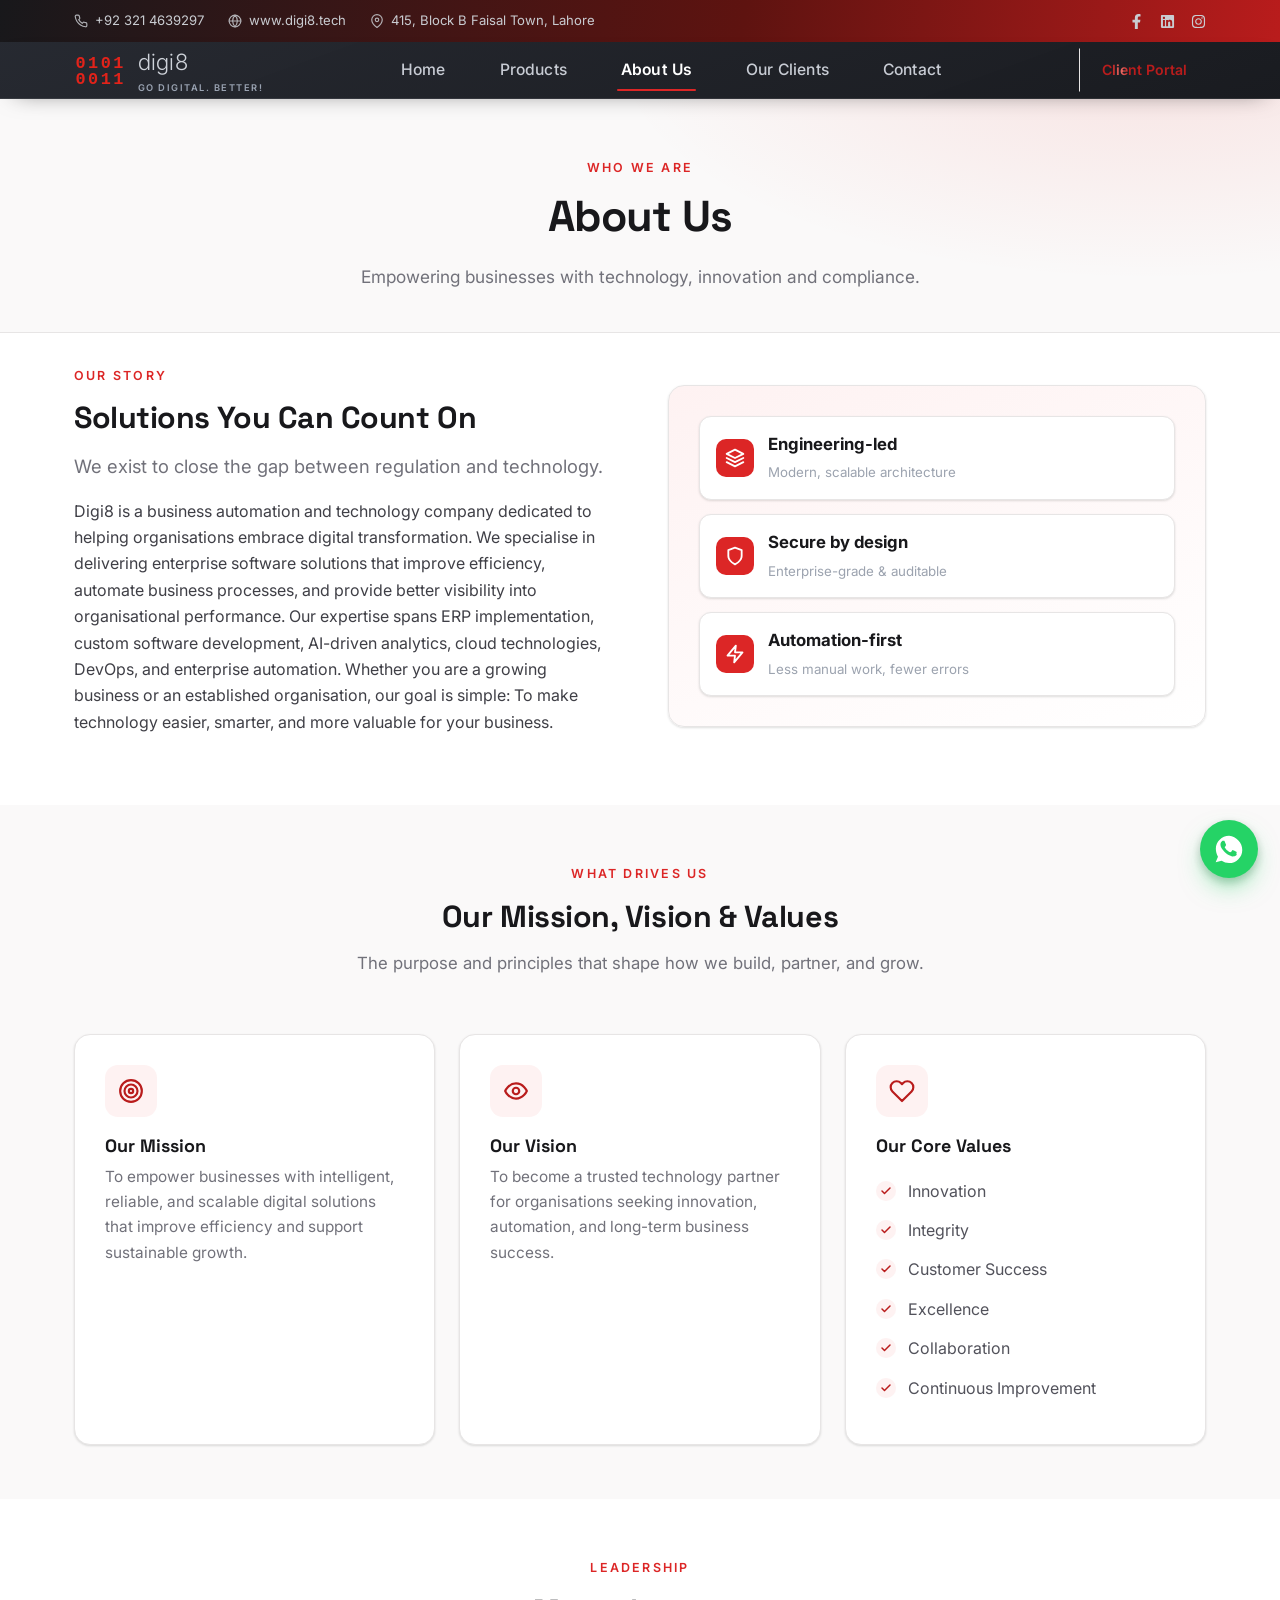
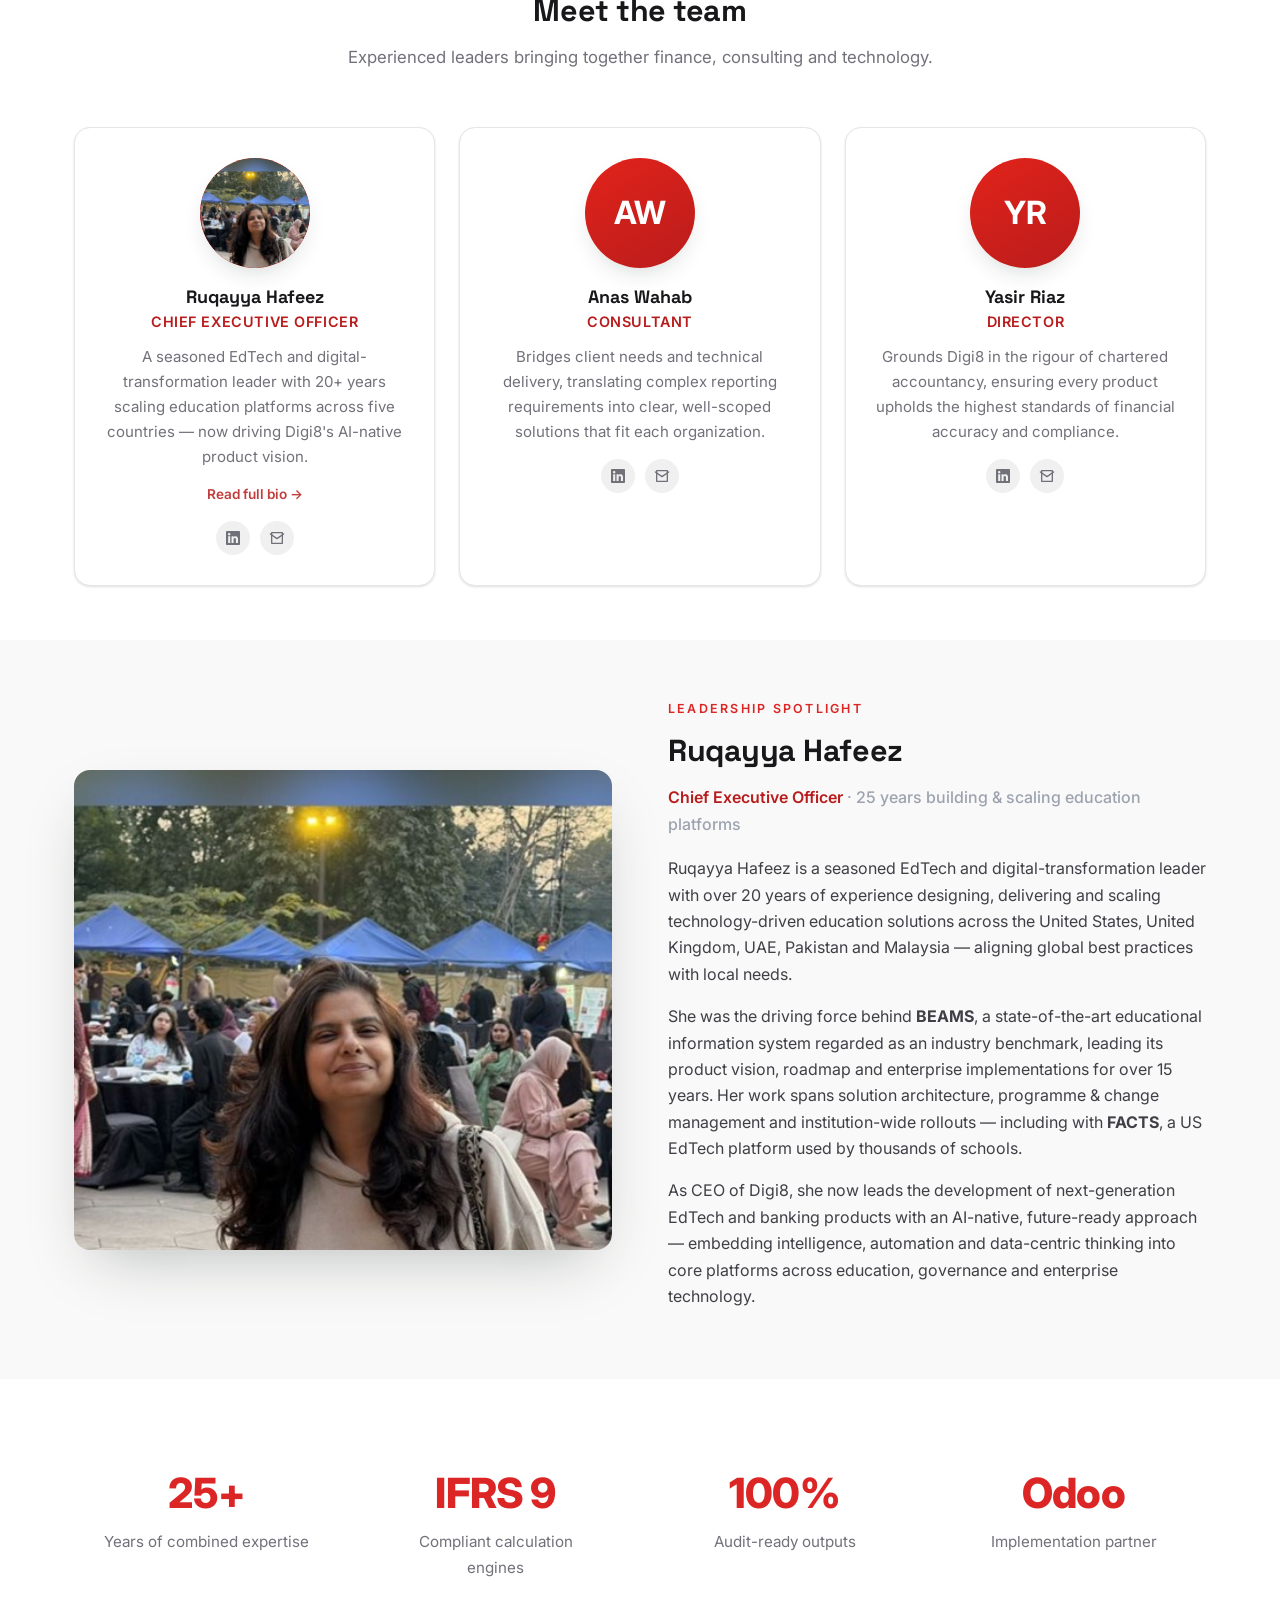
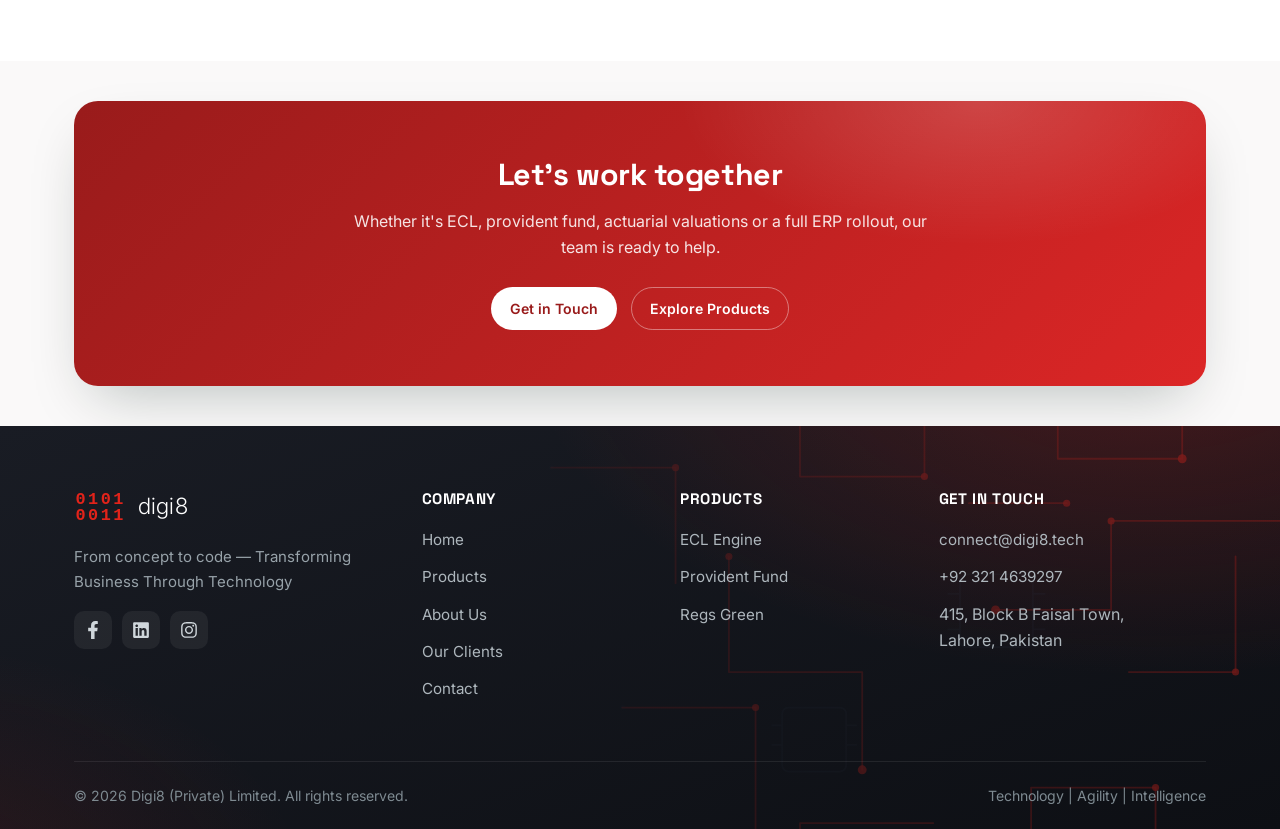
<file: about/index.html>
﻿<!doctype html>
<html lang="en">
<head>
  <meta charset="UTF-8" />
  <link rel="icon" type="image/svg+xml" href="/assets/img/favicon.svg" />
  <meta name="viewport" content="width=device-width, initial-scale=1" />
  <title>About Us — Digi8 | Technology, Innovation &amp; Compliance</title>
  <meta name="description" content="Digi8 is the technology arm of Yasir & Co. Chartered Accountants. Meet our leadership — Ruqayya Hafeez (CEO), Anas Wahab (Consultant) and Yasir Riaz (Director)." />
  <link rel="preconnect" href="https://fonts.googleapis.com" />
  <link rel="preconnect" href="https://fonts.gstatic.com" crossorigin />
  <link rel="stylesheet" href="https://fonts.googleapis.com/css2?family=Inter:wght@300;400;500;600;700&family=Space+Grotesk:wght@500;600;700&display=swap" />
  <link rel="stylesheet" href="/assets/css/styles.css?v=93" />
</head>
<body>

  <div class="topbar">
    <div class="container topbar__inner">
      <div class="topbar__left">
        <a class="topbar__phone" href="tel:+923214639297"><svg viewBox="0 0 24 24" fill="none" stroke="currentColor" stroke-width="2" stroke-linecap="round" stroke-linejoin="round"><path d="M22 16.92v3a2 2 0 0 1-2.18 2 19.79 19.79 0 0 1-8.63-3.07 19.5 19.5 0 0 1-6-6 19.79 19.79 0 0 1-3.07-8.63A2 2 0 0 1 4.11 2h3a2 2 0 0 1 2 1.72c.13.96.36 1.9.7 2.81a2 2 0 0 1-.45 2.11L8.09 9.91a16 16 0 0 0 6 6l1.27-1.27a2 2 0 0 1 2.11-.45c.91.34 1.85.57 2.81.7A2 2 0 0 1 22 16.92z"/></svg>+92 321 4639297</a>
        <a class="topbar__site" href="https://digi8.tech" target="_blank" rel="noopener"><svg viewBox="0 0 24 24" fill="none" stroke="currentColor" stroke-width="2" stroke-linecap="round" stroke-linejoin="round"><circle cx="12" cy="12" r="10"/><path d="M2 12h20"/><path d="M12 2a15.3 15.3 0 0 1 4 10 15.3 15.3 0 0 1-4 10 15.3 15.3 0 0 1-4-10 15.3 15.3 0 0 1 4-10z"/></svg>www.digi8.tech</a>
        <span class="topbar__addr"><svg viewBox="0 0 24 24" fill="none" stroke="currentColor" stroke-width="2" stroke-linecap="round" stroke-linejoin="round"><path d="M21 10c0 7-9 13-9 13s-9-6-9-13a9 9 0 0 1 18 0z"/><circle cx="12" cy="10" r="3"/></svg>415, Block B Faisal Town, Lahore</span>
      </div>
      <div class="topbar__social">
        <a href="https://www.facebook.com/p/Digi8-61577698963574/" target="_blank" rel="noopener" aria-label="Facebook"><svg viewBox="0 0 320 512" fill="currentColor"><path d="M279.14 288l14.22-92.66h-88.91v-60.13c0-25.35 12.42-50.06 52.24-50.06h40.42V6.26S260.43 0 225.36 0c-73.22 0-121.08 44.38-121.08 124.72v70.62H22.89V288h81.39v224h100.17V288z"/></svg></a>
        <a href="https://pk.linkedin.com/company/digi8-private-limited" target="_blank" rel="noopener" aria-label="LinkedIn"><svg viewBox="0 0 448 512" fill="currentColor"><path d="M416 32H31.9C14.3 32 0 46.5 0 64.3v383.4C0 465.5 14.3 480 31.9 480H416c17.6 0 32-14.5 32-32.3V64.3c0-17.8-14.4-32.3-32-32.3zM135.4 416H69V202.2h66.5V416zm-33.2-243c-21.3 0-38.5-17.3-38.5-38.5S80.9 96 102.2 96c21.2 0 38.5 17.3 38.5 38.5 0 21.3-17.2 38.5-38.5 38.5zm282.1 243h-66.4V312c0-24.8-.5-56.7-34.5-56.7-34.6 0-39.9 27-39.9 54.9V416h-66.4V202.2h63.7v29.2h.9c8.9-16.8 30.6-34.5 62.9-34.5 67.2 0 79.7 44.3 79.7 101.9V416z"/></svg></a>
        <a href="https://www.instagram.com/digi8.tech" target="_blank" rel="noopener" aria-label="Instagram"><svg viewBox="0 0 448 512" fill="currentColor"><path d="M224.1 141c-63.6 0-114.9 51.3-114.9 114.9s51.3 114.9 114.9 114.9S339 319.5 339 255.9 287.7 141 224.1 141zm0 189.6c-41.1 0-74.7-33.5-74.7-74.7s33.5-74.7 74.7-74.7 74.7 33.5 74.7 74.7-33.6 74.7-74.7 74.7zm146.4-194.3c0 14.9-12 26.8-26.8 26.8-14.9 0-26.8-12-26.8-26.8s12-26.8 26.8-26.8 26.8 12 26.8 26.8zm76.1 27.2c-1.7-35.9-9.9-67.7-36.2-93.9-26.2-26.2-58-34.4-93.9-36.2-37-2.1-147.9-2.1-184.9 0-35.8 1.7-67.6 9.9-93.9 36.1s-34.4 58-36.2 93.9c-2.1 37-2.1 147.9 0 184.9 1.7 35.9 9.9 67.7 36.2 93.9s58 34.4 93.9 36.2c37 2.1 147.9 2.1 184.9 0 35.9-1.7 67.7-9.9 93.9-36.2 26.2-26.2 34.4-58 36.2-93.9 2.1-37 2.1-147.8 0-184.8zM398.8 388c-7.8 19.6-22.9 34.7-42.6 42.6-29.5 11.7-99.5 9-132.1 9s-102.7 2.6-132.1-9c-19.6-7.8-34.7-22.9-42.6-42.6-11.7-29.5-9-99.5-9-132.1s-2.6-102.7 9-132.1c7.8-19.6 22.9-34.7 42.6-42.6 29.5-11.7 99.5-9 132.1-9s102.7-2.6 132.1 9c19.6 7.8 34.7 22.9 42.6 42.6 11.7 29.5 9 99.5 9 132.1s2.7 102.7-9 132.1z"/></svg></a>
      </div>
    </div>
  </div>
  <header class="site-header">
    <div class="container site-header__inner">
      <a class="brand" href="/index.html" aria-label="Digi8 home">
        <img class="brand__mark" src="/assets/img/digi8-binary.svg" alt="" width="66" height="40" />
        <span class="brand__name"><span class="brand-shine">digi8</span><small>Go Digital. Better!</small></span>
      </a>
      <nav class="nav" id="primary-nav" aria-label="Primary">
        <a href="/index.html">Home</a>
        <a href="/products/index.html">Products</a>
        <a href="/about/index.html" class="is-active" aria-current="page">About Us</a>
        <a href="/clients/index.html">Our Clients</a>
        <a href="/contact/index.html">Contact</a>
      </nav>
      <div class="header-cta">
        <a class="btn btn-primary btn-portal" href="/odoo/#odoo-form-section"><span class="btn-shine">Client Portal</span></a>
        <button class="nav-toggle" type="button" aria-controls="primary-nav" aria-expanded="false" aria-label="Toggle menu"><span></span></button>
      </div>
    </div>
  </header>

  <!-- Page title -->
  <section class="page-hero">
    <div class="container">
      <span class="eyebrow">Who We Are</span>
      <h1>About Us</h1>
      <p>Empowering businesses with technology, innovation and compliance.</p>
    </div>
  </section>

  <!-- Story -->
  <section class="section section--flush-top">
    <div class="container split">
      <div class="reveal">
        <span class="eyebrow">Our Story</span>
        <h2>Solutions You Can Count On</h2>
        <p class="lead">We exist to close the gap between regulation and technology.</p>
        <p>Digi8 is a business automation and technology company dedicated to helping organisations embrace digital transformation. We specialise in delivering enterprise software solutions that improve efficiency, automate business processes, and provide better visibility into organisational performance.
Our expertise spans ERP implementation, custom software development, AI-driven analytics, cloud technologies, DevOps, and enterprise automation.
Whether you are a growing business or an established organisation, our goal is simple:
To make technology easier, smarter, and more valuable for your business.
</p>
      </div>
      <div class="split__media reveal" aria-hidden="true">
        <div class="metric-row"><span class="dot">
          <svg width="20" height="20" viewBox="0 0 24 24" fill="none" stroke="currentColor" stroke-width="2.2" stroke-linecap="round" stroke-linejoin="round"><path d="M12 2 2 7l10 5 10-5-10-5z"/><path d="m2 17 10 5 10-5"/><path d="m2 12 10 5 10-5"/></svg>
        </span><div><b>Engineering-led</b><small>Modern, scalable architecture</small></div></div>
        <div class="metric-row"><span class="dot">
          <svg width="20" height="20" viewBox="0 0 24 24" fill="none" stroke="currentColor" stroke-width="2.2" stroke-linecap="round" stroke-linejoin="round"><path d="M12 22s8-4 8-10V5l-8-3-8 3v7c0 6 8 10 8 10z"/></svg>
        </span><div><b>Secure by design</b><small>Enterprise-grade &amp; auditable</small></div></div>
        <div class="metric-row"><span class="dot">
          <svg width="20" height="20" viewBox="0 0 24 24" fill="none" stroke="currentColor" stroke-width="2.2" stroke-linecap="round" stroke-linejoin="round"><path d="M13 2 3 14h9l-1 8 10-12h-9l1-8z"/></svg>
        </span><div><b>Automation-first</b><small>Less manual work, fewer errors</small></div></div>
      </div>
    </div>
  </section>

  <!-- Mission / Vision / Values -->
  <section class="section section--soft">
    <div class="container">
      <div class="section-head reveal">
        <span class="eyebrow">What Drives Us</span>
        <h2>Our Mission, Vision &amp; Values</h2>
        <p>The purpose and principles that shape how we build, partner, and grow.</p>
      </div>
      <div class="grid grid-3">
        <div class="card reveal">
          <div class="card__icon"><svg viewBox="0 0 24 24" fill="none" stroke="currentColor" stroke-width="2" stroke-linecap="round" stroke-linejoin="round"><circle cx="12" cy="12" r="10"/><circle cx="12" cy="12" r="6"/><circle cx="12" cy="12" r="2"/></svg></div>
          <h3>Our Mission</h3>
          <p>To empower businesses with intelligent, reliable, and scalable digital solutions that improve efficiency and support sustainable growth.</p>
        </div>
        <div class="card reveal">
          <div class="card__icon"><svg viewBox="0 0 24 24" fill="none" stroke="currentColor" stroke-width="2" stroke-linecap="round" stroke-linejoin="round"><path d="M2 12s3-7 10-7 10 7 10 7-3 7-10 7-10-7-10-7z"/><circle cx="12" cy="12" r="3"/></svg></div>
          <h3>Our Vision</h3>
          <p>To become a trusted technology partner for organisations seeking innovation, automation, and long-term business success.</p>
        </div>
        <div class="card reveal">
          <div class="card__icon"><svg viewBox="0 0 24 24" fill="none" stroke="currentColor" stroke-width="2" stroke-linecap="round" stroke-linejoin="round"><path d="M20.84 4.61a5.5 5.5 0 0 0-7.78 0L12 5.67l-1.06-1.06a5.5 5.5 0 1 0-7.78 7.78L12 21.23l8.84-8.84a5.5 5.5 0 0 0 0-7.78z"/></svg></div>
          <h3>Our Core Values</h3>
          <ul class="check-list">
            <li>Innovation</li>
            <li>Integrity</li>
            <li>Customer Success</li>
            <li>Excellence</li>
            <li>Collaboration</li>
            <li>Continuous Improvement</li>
          </ul>
        </div>
      </div>
    </div>
  </section>

  <!-- Team -->
  <section class="section">
    <div class="container">
      <div class="section-head reveal">
        <span class="eyebrow">Leadership</span>
        <h2>Meet the team</h2>
        <p>Experienced leaders bringing together finance, consulting and technology.</p>
      </div>
      <div class="grid grid-3">
        <article class="card team-card team-card--link reveal">
          <a class="stretched-link" href="#ceo" aria-label="Ruqayya Hafeez — read full bio"></a>
          <div class="avatar"><img src="/assets/img/team/ceo.jpg" alt="Ruqayya Hafeez" onerror="this.remove()" />RH</div>
          <h3>Ruqayya Hafeez</h3>
          <p class="role">Chief Executive Officer</p>
          <p>A seasoned EdTech and digital-transformation leader with 20+ years scaling education platforms across five countries — now driving Digi8's AI-native product vision.</p>
          <span class="team-card__more">Read full bio →</span>
          <div class="socials">
            <a href="https://pk.linkedin.com/in/ruqayya-hafeez-4098964" target="_blank" rel="noopener" aria-label="Ruqayya Hafeez on LinkedIn"><svg width="16" height="16" viewBox="0 0 448 512" fill="currentColor"><path d="M416 32H31.9C14.3 32 0 46.5 0 64.3v383.4C0 465.5 14.3 480 31.9 480H416c17.6 0 32-14.5 32-32.3V64.3c0-17.8-14.4-32.3-32-32.3zM135.4 416H69V202.2h66.5V416zm-33.2-243c-21.3 0-38.5-17.3-38.5-38.5S80.9 96 102.2 96c21.2 0 38.5 17.3 38.5 38.5 0 21.3-17.2 38.5-38.5 38.5zm282.1 243h-66.4V312c0-24.8-.5-56.7-34.5-56.7-34.6 0-39.9 27-39.9 54.9V416h-66.4V202.2h63.7v29.2h.9c8.9-16.8 30.6-34.5 62.9-34.5 67.2 0 79.7 44.3 79.7 101.9V416z"/></svg></a>
            <a href="mailto:connect@digi8.tech" aria-label="Email"><svg width="16" height="16" viewBox="0 0 24 24" fill="none" stroke="currentColor" stroke-width="2" stroke-linecap="round" stroke-linejoin="round"><path d="M4 4h16v16H4z"/><path d="m22 6-10 7L2 6"/></svg></a>
          </div>
        </article>

        <article class="card team-card reveal">
          <div class="avatar" aria-hidden="true">AW</div>
          <h3>Anas Wahab</h3>
          <p class="role">Consultant</p>
          <p>Bridges client needs and technical delivery, translating complex reporting requirements into clear, well-scoped solutions that fit each organization.</p>
          <div class="socials">
            <a href="https://pk.linkedin.com/company/digi8-private-limited" target="_blank" rel="noopener" aria-label="LinkedIn"><svg width="16" height="16" viewBox="0 0 448 512" fill="currentColor"><path d="M416 32H31.9C14.3 32 0 46.5 0 64.3v383.4C0 465.5 14.3 480 31.9 480H416c17.6 0 32-14.5 32-32.3V64.3c0-17.8-14.4-32.3-32-32.3zM135.4 416H69V202.2h66.5V416zm-33.2-243c-21.3 0-38.5-17.3-38.5-38.5S80.9 96 102.2 96c21.2 0 38.5 17.3 38.5 38.5 0 21.3-17.2 38.5-38.5 38.5zm282.1 243h-66.4V312c0-24.8-.5-56.7-34.5-56.7-34.6 0-39.9 27-39.9 54.9V416h-66.4V202.2h63.7v29.2h.9c8.9-16.8 30.6-34.5 62.9-34.5 67.2 0 79.7 44.3 79.7 101.9V416z"/></svg></a>
            <a href="mailto:connect@digi8.tech" aria-label="Email"><svg width="16" height="16" viewBox="0 0 24 24" fill="none" stroke="currentColor" stroke-width="2" stroke-linecap="round" stroke-linejoin="round"><path d="M4 4h16v16H4z"/><path d="m22 6-10 7L2 6"/></svg></a>
          </div>
        </article>

        <article class="card team-card reveal">
          <div class="avatar" aria-hidden="true">YR</div>
          <h3>Yasir Riaz</h3>
          <p class="role">Director</p>
          <p>Grounds Digi8 in the rigour of chartered accountancy, ensuring every product upholds the highest standards of financial accuracy and compliance.</p>
          <div class="socials">
            <a href="https://pk.linkedin.com/company/digi8-private-limited" target="_blank" rel="noopener" aria-label="LinkedIn"><svg width="16" height="16" viewBox="0 0 448 512" fill="currentColor"><path d="M416 32H31.9C14.3 32 0 46.5 0 64.3v383.4C0 465.5 14.3 480 31.9 480H416c17.6 0 32-14.5 32-32.3V64.3c0-17.8-14.4-32.3-32-32.3zM135.4 416H69V202.2h66.5V416zm-33.2-243c-21.3 0-38.5-17.3-38.5-38.5S80.9 96 102.2 96c21.2 0 38.5 17.3 38.5 38.5 0 21.3-17.2 38.5-38.5 38.5zm282.1 243h-66.4V312c0-24.8-.5-56.7-34.5-56.7-34.6 0-39.9 27-39.9 54.9V416h-66.4V202.2h63.7v29.2h.9c8.9-16.8 30.6-34.5 62.9-34.5 67.2 0 79.7 44.3 79.7 101.9V416z"/></svg></a>
            <a href="mailto:connect@digi8.tech" aria-label="Email"><svg width="16" height="16" viewBox="0 0 24 24" fill="none" stroke="currentColor" stroke-width="2" stroke-linecap="round" stroke-linejoin="round"><path d="M4 4h16v16H4z"/><path d="m22 6-10 7L2 6"/></svg></a>
          </div>
        </article>
      </div>
    </div>
  </section>

  <!-- Leadership spotlight -->
  <section class="section section--soft" id="ceo">
    <div class="container split">
      <div class="spotlight-photo reveal">
        <img src="/assets/img/team/ceo.jpg" alt="Ruqayya Hafeez, CEO of Digi8" loading="lazy" />
      </div>
      <div class="reveal">
        <span class="eyebrow">Leadership Spotlight</span>
        <h2>Ruqayya Hafeez</h2>
        <p class="role-line">Chief Executive Officer <span>· 25 years building &amp; scaling education platforms</span></p>
        <p>Ruqayya Hafeez is a seasoned EdTech and digital-transformation leader with over 20 years of experience designing, delivering and scaling technology-driven education solutions across the United States, United Kingdom, UAE, Pakistan and Malaysia — aligning global best practices with local needs.</p>
        <p>She was the driving force behind <strong>BEAMS</strong>, a state-of-the-art educational information system regarded as an industry benchmark, leading its product vision, roadmap and enterprise implementations for over 15 years. Her work spans solution architecture, programme &amp; change management and institution-wide rollouts — including with <strong>FACTS</strong>, a US EdTech platform used by thousands of schools.</p>
        <p>As CEO of Digi8, she now leads the development of next-generation EdTech and banking products with an AI-native, future-ready approach — embedding intelligence, automation and data-centric thinking into core platforms across education, governance and enterprise technology.</p>
      </div>
    </div>
  </section>

  <!-- Stats -->
  <section class="section">
    <div class="container">
      <div class="grid grid-4">
        <div class="stat-tile reveal"><strong>25+</strong><span>Years of combined expertise</span></div>
        <div class="stat-tile reveal"><strong>IFRS 9</strong><span>Compliant calculation engines</span></div>
        <div class="stat-tile reveal"><strong>100%</strong><span>Audit-ready outputs</span></div>
        <div class="stat-tile reveal"><strong>Odoo</strong><span>Implementation partner</span></div>
      </div>
    </div>
  </section>

  <!-- CTA -->
  <section class="section section--tight section--soft">
    <div class="container">
      <div class="cta-band reveal">
        <h2>Let's work together</h2>
        <p>Whether it's ECL, provident fund, actuarial valuations or a full ERP rollout, our team is ready to help.</p>
        <div class="btn-row">
          <a class="btn btn-light" href="/contact/index.html">Get in Touch</a>
          <a class="btn btn-outline-light" href="/products/index.html">Explore Products</a>
        </div>
      </div>
    </div>
  </section>

  <!-- Footer -->
  <footer class="site-footer">
    <div class="container">
      <div class="footer-grid">
        <div>
          <a class="brand" href="/index.html"><img class="brand__mark" src="/assets/img/digi8-binary.svg" alt="" width="66" height="40" /><span class="brand__name">digi8</span></a>
          <p style="margin-top:16px">From concept to code — Transforming Business Through Technology</p>
          <div class="footer-social">
            <a href="https://www.facebook.com/p/Digi8-61577698963574/" target="_blank" rel="noopener" aria-label="Facebook"><svg width="18" height="18" viewBox="0 0 320 512" fill="currentColor"><path d="M279.14 288l14.22-92.66h-88.91v-60.13c0-25.35 12.42-50.06 52.24-50.06h40.42V6.26S260.43 0 225.36 0c-73.22 0-121.08 44.38-121.08 124.72v70.62H22.89V288h81.39v224h100.17V288z"/></svg></a>
            <a href="https://pk.linkedin.com/company/digi8-private-limited" target="_blank" rel="noopener" aria-label="LinkedIn"><svg width="18" height="18" viewBox="0 0 448 512" fill="currentColor"><path d="M416 32H31.9C14.3 32 0 46.5 0 64.3v383.4C0 465.5 14.3 480 31.9 480H416c17.6 0 32-14.5 32-32.3V64.3c0-17.8-14.4-32.3-32-32.3zM135.4 416H69V202.2h66.5V416zm-33.2-243c-21.3 0-38.5-17.3-38.5-38.5S80.9 96 102.2 96c21.2 0 38.5 17.3 38.5 38.5 0 21.3-17.2 38.5-38.5 38.5zm282.1 243h-66.4V312c0-24.8-.5-56.7-34.5-56.7-34.6 0-39.9 27-39.9 54.9V416h-66.4V202.2h63.7v29.2h.9c8.9-16.8 30.6-34.5 62.9-34.5 67.2 0 79.7 44.3 79.7 101.9V416z"/></svg></a>
            <a href="https://www.instagram.com/digi8.tech" target="_blank" rel="noopener" aria-label="Instagram"><svg width="18" height="18" viewBox="0 0 448 512" fill="currentColor"><path d="M224.1 141c-63.6 0-114.9 51.3-114.9 114.9s51.3 114.9 114.9 114.9S339 319.5 339 255.9 287.7 141 224.1 141zm0 189.6c-41.1 0-74.7-33.5-74.7-74.7s33.5-74.7 74.7-74.7 74.7 33.5 74.7 74.7-33.6 74.7-74.7 74.7zm146.4-194.3c0 14.9-12 26.8-26.8 26.8-14.9 0-26.8-12-26.8-26.8s12-26.8 26.8-26.8 26.8 12 26.8 26.8zm76.1 27.2c-1.7-35.9-9.9-67.7-36.2-93.9-26.2-26.2-58-34.4-93.9-36.2-37-2.1-147.9-2.1-184.9 0-35.8 1.7-67.6 9.9-93.9 36.1s-34.4 58-36.2 93.9c-2.1 37-2.1 147.9 0 184.9 1.7 35.9 9.9 67.7 36.2 93.9s58 34.4 93.9 36.2c37 2.1 147.9 2.1 184.9 0 35.9-1.7 67.7-9.9 93.9-36.2 26.2-26.2 34.4-58 36.2-93.9 2.1-37 2.1-147.8 0-184.8zM398.8 388c-7.8 19.6-22.9 34.7-42.6 42.6-29.5 11.7-99.5 9-132.1 9s-102.7 2.6-132.1-9c-19.6-7.8-34.7-22.9-42.6-42.6-11.7-29.5-9-99.5-9-132.1s-2.6-102.7 9-132.1c7.8-19.6 22.9-34.7 42.6-42.6 29.5-11.7 99.5-9 132.1-9s102.7-2.6 132.1 9c19.6 7.8 34.7 22.9 42.6 42.6 11.7 29.5 9 99.5 9 132.1s2.7 102.7-9 132.1z"/></svg></a>
          </div>
        </div>
        <div class="footer-col">
          <h4>Company</h4>
          <ul>
            <li><a href="/index.html">Home</a></li>
            <li><a href="/products/index.html">Products</a></li>
            <li><a href="/about/index.html">About Us</a></li>
            <li><a href="/clients/index.html">Our Clients</a></li>
            <li><a href="/contact/index.html">Contact</a></li>
          </ul>
        </div>
        <div class="footer-col">
          <h4>Products</h4>
          <ul>
            <li><a href="/products/index.html#ecl">ECL Engine</a></li>
            <li><a href="/products/pf/index.html">Provident Fund</a></li>
            <li><a href="https://www.regs.green" target="_blank" rel="noopener">Regs Green</a></li>
          </ul>
        </div>
        <div class="footer-col">
          <h4>Get in touch</h4>
          <ul>
            <li><a href="mailto:connect@digi8.tech">connect@digi8.tech</a></li>
            <li><a href="https://wa.me/923214639297" target="_blank" rel="noopener">+92 321 4639297</a></li>
            <li>415, Block B Faisal Town,<br>Lahore, Pakistan</li>
          </ul>
        </div>
      </div>
      <div class="footer-bottom">
        <span>© 2026 Digi8 (Private) Limited. All rights reserved.</span>
        <span>Technology | Agility | Intelligence</span>
      </div>
    </div>
  </footer>

  <script src="/assets/js/main.js"></script>
  <!-- WhatsApp floating button -->
  <a class="wa-fab" href="https://wa.me/923214639297" target="_blank" rel="noopener" aria-label="Chat with us on WhatsApp" title="Chat on WhatsApp">
    <svg viewBox="0 0 24 24" fill="currentColor" aria-hidden="true"><path d="M12.04 2C6.58 2 2.13 6.45 2.13 11.9c0 2.1.55 4.06 1.6 5.82L2 22l4.42-1.16a9.9 9.9 0 0 0 5.62 1.74h.01c5.46 0 9.9-4.45 9.9-9.9 0-2.65-1.03-5.14-2.9-7.01A9.82 9.82 0 0 0 12.04 2zm5.8 14.06c-.25.7-1.44 1.33-2 1.42-.53.08-1.2.11-1.94-.12-.45-.14-1.02-.33-1.76-.65-3.1-1.34-5.12-4.46-5.28-4.67-.15-.2-1.26-1.67-1.26-3.19 0-1.52.8-2.27 1.08-2.58.28-.31.61-.39.82-.39.2 0 .41 0 .59.01.19.01.44-.07.69.53.25.6.86 2.1.94 2.25.08.15.13.33.03.53-.1.2-.15.33-.3.5-.15.18-.31.4-.45.53-.15.15-.3.31-.13.6.17.3.76 1.25 1.63 2.02 1.12 1 2.07 1.31 2.36 1.46.3.15.47.13.64-.08.17-.2.74-.86.94-1.16.2-.3.4-.25.67-.15.27.1 1.72.81 2.01.96.3.15.5.22.57.35.07.12.07.72-.18 1.42z"/></svg>
  </a>
</body>
</html>
</file>
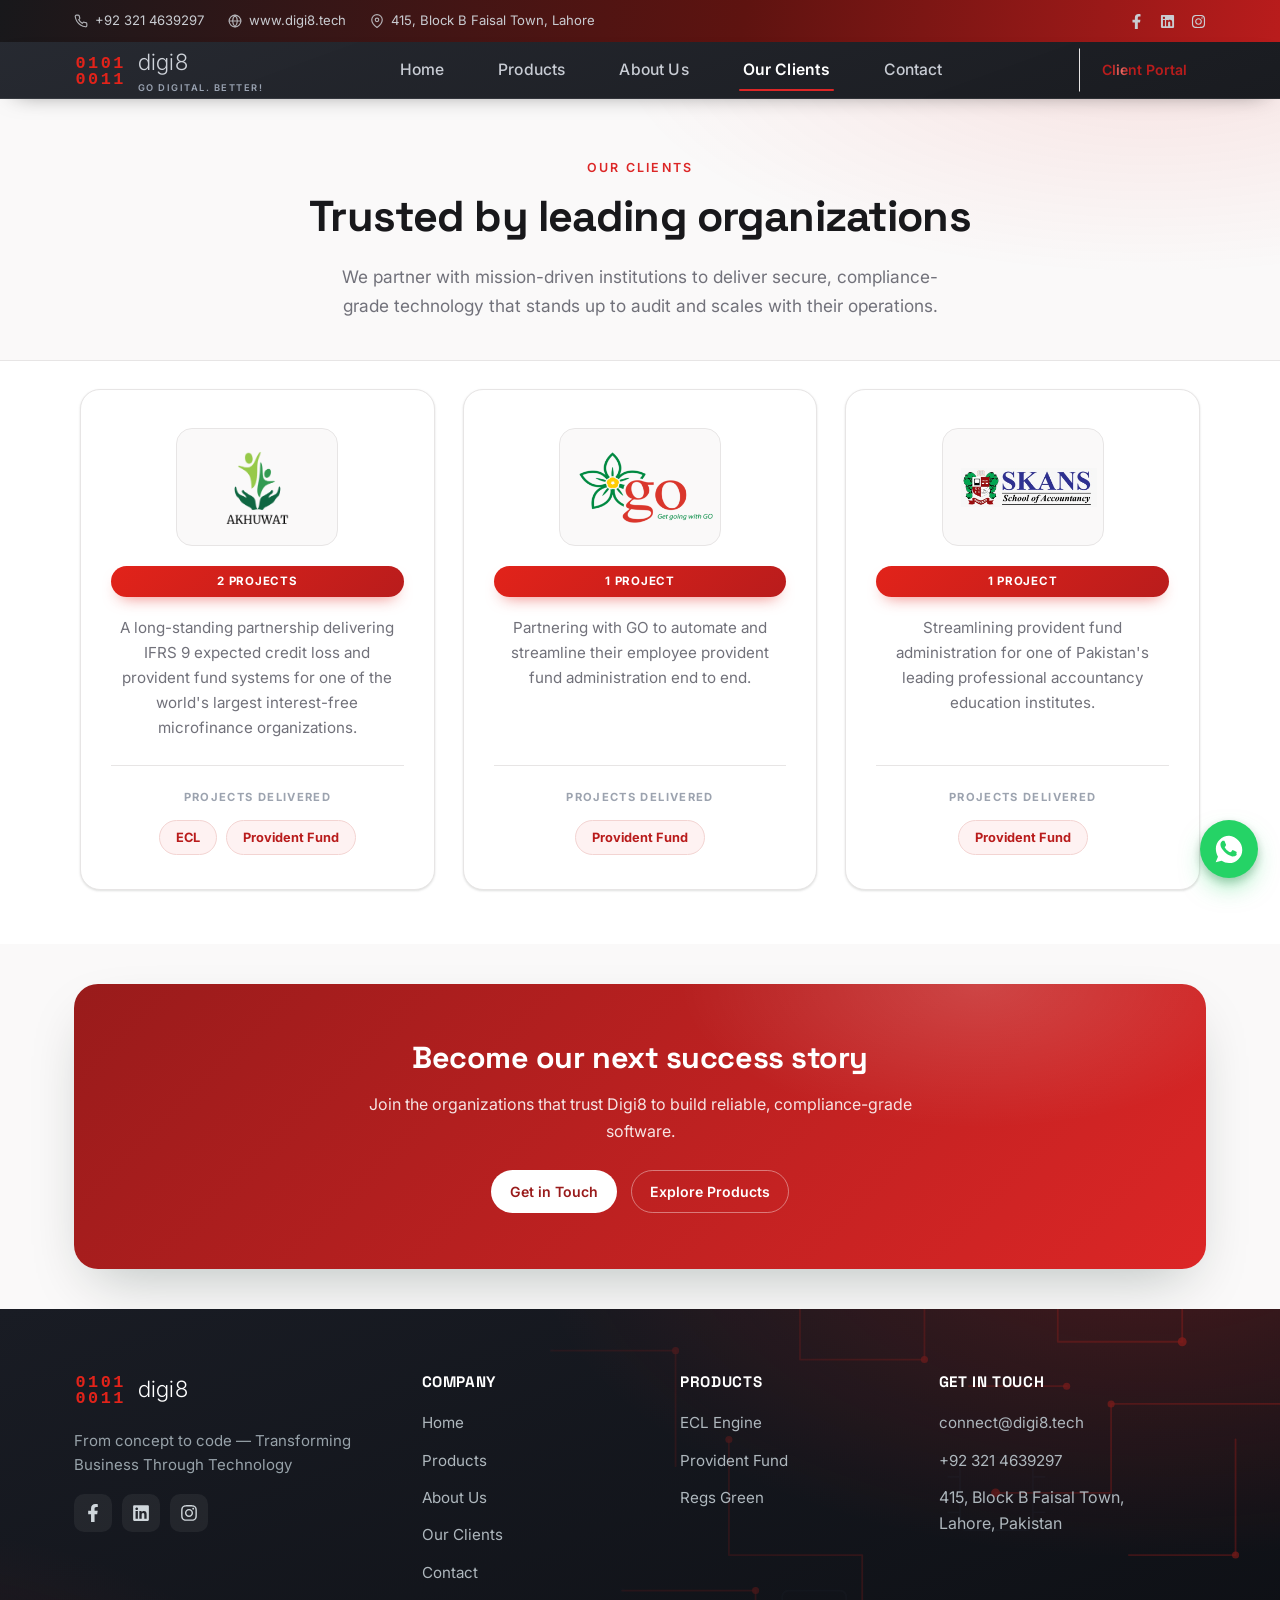
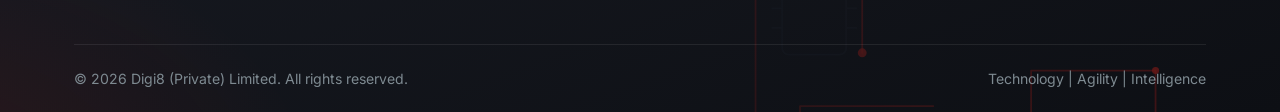
<file: clients/index.html>
<!doctype html>
<html lang="en">
<head>
  <meta charset="UTF-8" />
  <link rel="icon" type="image/svg+xml" href="/assets/img/favicon.svg" />
  <meta name="viewport" content="width=device-width, initial-scale=1" />
  <title>Our Clients — Digi8 | Trusted by leading organizations</title>
  <meta name="description" content="Organizations that trust Digi8 to deliver compliance-grade software and digital transformation — Akhuwat, GO and SKANS School of Accountancy." />
  <link rel="preconnect" href="https://fonts.googleapis.com" />
  <link rel="preconnect" href="https://fonts.gstatic.com" crossorigin />
  <link rel="stylesheet" href="https://fonts.googleapis.com/css2?family=Inter:wght@300;400;500;600;700&family=Space+Grotesk:wght@500;600;700&display=swap" />
  <link rel="stylesheet" href="/assets/css/styles.css?v=93" />
</head>
<body>

  <div class="topbar">
    <div class="container topbar__inner">
      <div class="topbar__left">
        <a class="topbar__phone" href="tel:+923214639297"><svg viewBox="0 0 24 24" fill="none" stroke="currentColor" stroke-width="2" stroke-linecap="round" stroke-linejoin="round"><path d="M22 16.92v3a2 2 0 0 1-2.18 2 19.79 19.79 0 0 1-8.63-3.07 19.5 19.5 0 0 1-6-6 19.79 19.79 0 0 1-3.07-8.63A2 2 0 0 1 4.11 2h3a2 2 0 0 1 2 1.72c.13.96.36 1.9.7 2.81a2 2 0 0 1-.45 2.11L8.09 9.91a16 16 0 0 0 6 6l1.27-1.27a2 2 0 0 1 2.11-.45c.91.34 1.85.57 2.81.7A2 2 0 0 1 22 16.92z"/></svg>+92 321 4639297</a>
        <a class="topbar__site" href="https://digi8.tech" target="_blank" rel="noopener"><svg viewBox="0 0 24 24" fill="none" stroke="currentColor" stroke-width="2" stroke-linecap="round" stroke-linejoin="round"><circle cx="12" cy="12" r="10"/><path d="M2 12h20"/><path d="M12 2a15.3 15.3 0 0 1 4 10 15.3 15.3 0 0 1-4 10 15.3 15.3 0 0 1-4-10 15.3 15.3 0 0 1 4-10z"/></svg>www.digi8.tech</a>
        <span class="topbar__addr"><svg viewBox="0 0 24 24" fill="none" stroke="currentColor" stroke-width="2" stroke-linecap="round" stroke-linejoin="round"><path d="M21 10c0 7-9 13-9 13s-9-6-9-13a9 9 0 0 1 18 0z"/><circle cx="12" cy="10" r="3"/></svg>415, Block B Faisal Town, Lahore</span>
      </div>
      <div class="topbar__social">
        <a href="https://www.facebook.com/p/Digi8-61577698963574/" target="_blank" rel="noopener" aria-label="Facebook"><svg viewBox="0 0 320 512" fill="currentColor"><path d="M279.14 288l14.22-92.66h-88.91v-60.13c0-25.35 12.42-50.06 52.24-50.06h40.42V6.26S260.43 0 225.36 0c-73.22 0-121.08 44.38-121.08 124.72v70.62H22.89V288h81.39v224h100.17V288z"/></svg></a>
        <a href="https://pk.linkedin.com/company/digi8-private-limited" target="_blank" rel="noopener" aria-label="LinkedIn"><svg viewBox="0 0 448 512" fill="currentColor"><path d="M416 32H31.9C14.3 32 0 46.5 0 64.3v383.4C0 465.5 14.3 480 31.9 480H416c17.6 0 32-14.5 32-32.3V64.3c0-17.8-14.4-32.3-32-32.3zM135.4 416H69V202.2h66.5V416zm-33.2-243c-21.3 0-38.5-17.3-38.5-38.5S80.9 96 102.2 96c21.2 0 38.5 17.3 38.5 38.5 0 21.3-17.2 38.5-38.5 38.5zm282.1 243h-66.4V312c0-24.8-.5-56.7-34.5-56.7-34.6 0-39.9 27-39.9 54.9V416h-66.4V202.2h63.7v29.2h.9c8.9-16.8 30.6-34.5 62.9-34.5 67.2 0 79.7 44.3 79.7 101.9V416z"/></svg></a>
        <a href="https://www.instagram.com/digi8.tech" target="_blank" rel="noopener" aria-label="Instagram"><svg viewBox="0 0 448 512" fill="currentColor"><path d="M224.1 141c-63.6 0-114.9 51.3-114.9 114.9s51.3 114.9 114.9 114.9S339 319.5 339 255.9 287.7 141 224.1 141zm0 189.6c-41.1 0-74.7-33.5-74.7-74.7s33.5-74.7 74.7-74.7 74.7 33.5 74.7 74.7-33.6 74.7-74.7 74.7zm146.4-194.3c0 14.9-12 26.8-26.8 26.8-14.9 0-26.8-12-26.8-26.8s12-26.8 26.8-26.8 26.8 12 26.8 26.8zm76.1 27.2c-1.7-35.9-9.9-67.7-36.2-93.9-26.2-26.2-58-34.4-93.9-36.2-37-2.1-147.9-2.1-184.9 0-35.8 1.7-67.6 9.9-93.9 36.1s-34.4 58-36.2 93.9c-2.1 37-2.1 147.9 0 184.9 1.7 35.9 9.9 67.7 36.2 93.9s58 34.4 93.9 36.2c37 2.1 147.9 2.1 184.9 0 35.9-1.7 67.7-9.9 93.9-36.2 26.2-26.2 34.4-58 36.2-93.9 2.1-37 2.1-147.8 0-184.8zM398.8 388c-7.8 19.6-22.9 34.7-42.6 42.6-29.5 11.7-99.5 9-132.1 9s-102.7 2.6-132.1-9c-19.6-7.8-34.7-22.9-42.6-42.6-11.7-29.5-9-99.5-9-132.1s-2.6-102.7 9-132.1c7.8-19.6 22.9-34.7 42.6-42.6 29.5-11.7 99.5-9 132.1-9s102.7-2.6 132.1 9c19.6 7.8 34.7 22.9 42.6 42.6 11.7 29.5 9 99.5 9 132.1s2.7 102.7-9 132.1z"/></svg></a>
      </div>
    </div>
  </div>
  <header class="site-header">
    <div class="container site-header__inner">
      <a class="brand" href="/index.html" aria-label="Digi8 home">
        <img class="brand__mark" src="/assets/img/digi8-binary.svg" alt="" width="66" height="40" />
        <span class="brand__name"><span class="brand-shine">digi8</span><small>Go Digital. Better!</small></span>
      </a>
      <nav class="nav" id="primary-nav" aria-label="Primary">
        <a href="/index.html">Home</a>
        <a href="/products/index.html">Products</a>
        <a href="/about/index.html">About Us</a>
        <a href="/clients/index.html" class="is-active" aria-current="page">Our Clients</a>
        <a href="/contact/index.html">Contact</a>
      </nav>
      <div class="header-cta">
        <a class="btn btn-primary btn-portal" href="/odoo/#odoo-form-section"><span class="btn-shine">Client Portal</span></a>
        <button class="nav-toggle" type="button" aria-controls="primary-nav" aria-expanded="false" aria-label="Toggle menu"><span></span></button>
      </div>
    </div>
  </header>

  <!-- Page title -->
  <section class="page-hero">
    <div class="container">
      <span class="eyebrow">Our Clients</span>
      <h1>Trusted by leading organizations</h1>
      <p>We partner with mission-driven institutions to deliver secure, compliance-grade technology that stands up to audit and scales with their operations.</p>
    </div>
  </section>

  <!-- Impact + clients -->
  <section class="section section--flush-top">
    <div class="container">
      <div class="clients-grid clients-grid--3">
        <article class="client-card reveal">
          <div class="client-card__logo"><img src="/assets/img/clients/akhuwat.png" alt="Akhuwat" loading="lazy" /></div>
          <span class="client-card__count">2 Projects</span>
          <p>A long-standing partnership delivering IFRS 9 expected credit loss and provident fund systems for one of the world's largest interest-free microfinance organizations.</p>
          <span class="client-card__label">Projects delivered</span>
          <div class="client-tags"><span>ECL</span><span>Provident Fund</span></div>
        </article>
        <article class="client-card reveal">
          <div class="client-card__logo"><img src="/assets/img/clients/go.png" alt="GO — Get going with GO" loading="lazy" /></div>
          <span class="client-card__count">1 Project</span>
          <p>Partnering with GO to automate and streamline their employee provident fund administration end to end.</p>
          <span class="client-card__label">Projects delivered</span>
          <div class="client-tags"><span>Provident Fund</span></div>
        </article>
        <article class="client-card reveal">
          <div class="client-card__logo"><img src="/assets/img/clients/skans.jpeg" alt="SKANS School of Accountancy" loading="lazy" /></div>
          <span class="client-card__count">1 Project</span>
          <p>Streamlining provident fund administration for one of Pakistan's leading professional accountancy education institutes.</p>
          <span class="client-card__label">Projects delivered</span>
          <div class="client-tags"><span>Provident Fund</span></div>
        </article>
      </div>
    </div>
  </section>

  <!-- CTA -->
  <section class="section section--tight section--soft">
    <div class="container">
      <div class="cta-band reveal">
        <h2>Become our next success story</h2>
        <p>Join the organizations that trust Digi8 to build reliable, compliance-grade software.</p>
        <div class="btn-row">
          <a class="btn btn-light" href="/contact/index.html">Get in Touch</a>
          <a class="btn btn-outline-light" href="/products/index.html">Explore Products</a>
        </div>
      </div>
    </div>
  </section>

  <!-- Footer -->
  <footer class="site-footer">
    <div class="container">
      <div class="footer-grid">
        <div>
          <a class="brand" href="/index.html"><img class="brand__mark" src="/assets/img/digi8-binary.svg" alt="" width="66" height="40" /><span class="brand__name">digi8</span></a>
          <p style="margin-top:16px">From concept to code — Transforming Business Through Technology</p>
          <div class="footer-social">
            <a href="https://www.facebook.com/p/Digi8-61577698963574/" target="_blank" rel="noopener" aria-label="Facebook"><svg width="18" height="18" viewBox="0 0 320 512" fill="currentColor"><path d="M279.14 288l14.22-92.66h-88.91v-60.13c0-25.35 12.42-50.06 52.24-50.06h40.42V6.26S260.43 0 225.36 0c-73.22 0-121.08 44.38-121.08 124.72v70.62H22.89V288h81.39v224h100.17V288z"/></svg></a>
            <a href="https://pk.linkedin.com/company/digi8-private-limited" target="_blank" rel="noopener" aria-label="LinkedIn"><svg width="18" height="18" viewBox="0 0 448 512" fill="currentColor"><path d="M416 32H31.9C14.3 32 0 46.5 0 64.3v383.4C0 465.5 14.3 480 31.9 480H416c17.6 0 32-14.5 32-32.3V64.3c0-17.8-14.4-32.3-32-32.3zM135.4 416H69V202.2h66.5V416zm-33.2-243c-21.3 0-38.5-17.3-38.5-38.5S80.9 96 102.2 96c21.2 0 38.5 17.3 38.5 38.5 0 21.3-17.2 38.5-38.5 38.5zm282.1 243h-66.4V312c0-24.8-.5-56.7-34.5-56.7-34.6 0-39.9 27-39.9 54.9V416h-66.4V202.2h63.7v29.2h.9c8.9-16.8 30.6-34.5 62.9-34.5 67.2 0 79.7 44.3 79.7 101.9V416z"/></svg></a>
            <a href="https://www.instagram.com/digi8.tech" target="_blank" rel="noopener" aria-label="Instagram"><svg width="18" height="18" viewBox="0 0 448 512" fill="currentColor"><path d="M224.1 141c-63.6 0-114.9 51.3-114.9 114.9s51.3 114.9 114.9 114.9S339 319.5 339 255.9 287.7 141 224.1 141zm0 189.6c-41.1 0-74.7-33.5-74.7-74.7s33.5-74.7 74.7-74.7 74.7 33.5 74.7 74.7-33.6 74.7-74.7 74.7zm146.4-194.3c0 14.9-12 26.8-26.8 26.8-14.9 0-26.8-12-26.8-26.8s12-26.8 26.8-26.8 26.8 12 26.8 26.8zm76.1 27.2c-1.7-35.9-9.9-67.7-36.2-93.9-26.2-26.2-58-34.4-93.9-36.2-37-2.1-147.9-2.1-184.9 0-35.8 1.7-67.6 9.9-93.9 36.1s-34.4 58-36.2 93.9c-2.1 37-2.1 147.9 0 184.9 1.7 35.9 9.9 67.7 36.2 93.9s58 34.4 93.9 36.2c37 2.1 147.9 2.1 184.9 0 35.9-1.7 67.7-9.9 93.9-36.2 26.2-26.2 34.4-58 36.2-93.9 2.1-37 2.1-147.8 0-184.8zM398.8 388c-7.8 19.6-22.9 34.7-42.6 42.6-29.5 11.7-99.5 9-132.1 9s-102.7 2.6-132.1-9c-19.6-7.8-34.7-22.9-42.6-42.6-11.7-29.5-9-99.5-9-132.1s-2.6-102.7 9-132.1c7.8-19.6 22.9-34.7 42.6-42.6 29.5-11.7 99.5-9 132.1-9s102.7-2.6 132.1 9c19.6 7.8 34.7 22.9 42.6 42.6 11.7 29.5 9 99.5 9 132.1s2.7 102.7-9 132.1z"/></svg></a>
          </div>
        </div>
        <div class="footer-col">
          <h4>Company</h4>
          <ul>
            <li><a href="/index.html">Home</a></li>
            <li><a href="/products/index.html">Products</a></li>
            <li><a href="/about/index.html">About Us</a></li>
            <li><a href="/clients/index.html">Our Clients</a></li>
            <li><a href="/contact/index.html">Contact</a></li>
          </ul>
        </div>
        <div class="footer-col">
          <h4>Products</h4>
          <ul>
            <li><a href="/products/index.html#ecl">ECL Engine</a></li>
            <li><a href="/products/pf/index.html">Provident Fund</a></li>
            <li><a href="https://www.regs.green" target="_blank" rel="noopener">Regs Green</a></li>
          </ul>
        </div>
        <div class="footer-col">
          <h4>Get in touch</h4>
          <ul>
            <li><a href="mailto:connect@digi8.tech">connect@digi8.tech</a></li>
            <li><a href="https://wa.me/923214639297" target="_blank" rel="noopener">+92 321 4639297</a></li>
            <li>415, Block B Faisal Town,<br>Lahore, Pakistan</li>
          </ul>
        </div>
      </div>
      <div class="footer-bottom">
        <span>© 2026 Digi8 (Private) Limited. All rights reserved.</span>
        <span>Technology | Agility | Intelligence</span>
      </div>
    </div>
  </footer>

  <script src="/assets/js/main.js"></script>
  <!-- WhatsApp floating button -->
  <a class="wa-fab" href="https://wa.me/923214639297" target="_blank" rel="noopener" aria-label="Chat with us on WhatsApp" title="Chat on WhatsApp">
    <svg viewBox="0 0 24 24" fill="currentColor" aria-hidden="true"><path d="M12.04 2C6.58 2 2.13 6.45 2.13 11.9c0 2.1.55 4.06 1.6 5.82L2 22l4.42-1.16a9.9 9.9 0 0 0 5.62 1.74h.01c5.46 0 9.9-4.45 9.9-9.9 0-2.65-1.03-5.14-2.9-7.01A9.82 9.82 0 0 0 12.04 2zm5.8 14.06c-.25.7-1.44 1.33-2 1.42-.53.08-1.2.11-1.94-.12-.45-.14-1.02-.33-1.76-.65-3.1-1.34-5.12-4.46-5.28-4.67-.15-.2-1.26-1.67-1.26-3.19 0-1.52.8-2.27 1.08-2.58.28-.31.61-.39.82-.39.2 0 .41 0 .59.01.19.01.44-.07.69.53.25.6.86 2.1.94 2.25.08.15.13.33.03.53-.1.2-.15.33-.3.5-.15.18-.31.4-.45.53-.15.15-.3.31-.13.6.17.3.76 1.25 1.63 2.02 1.12 1 2.07 1.31 2.36 1.46.3.15.47.13.64-.08.17-.2.74-.86.94-1.16.2-.3.4-.25.67-.15.27.1 1.72.81 2.01.96.3.15.5.22.57.35.07.12.07.72-.18 1.42z"/></svg>
  </a>
</body>
</html>
</file>
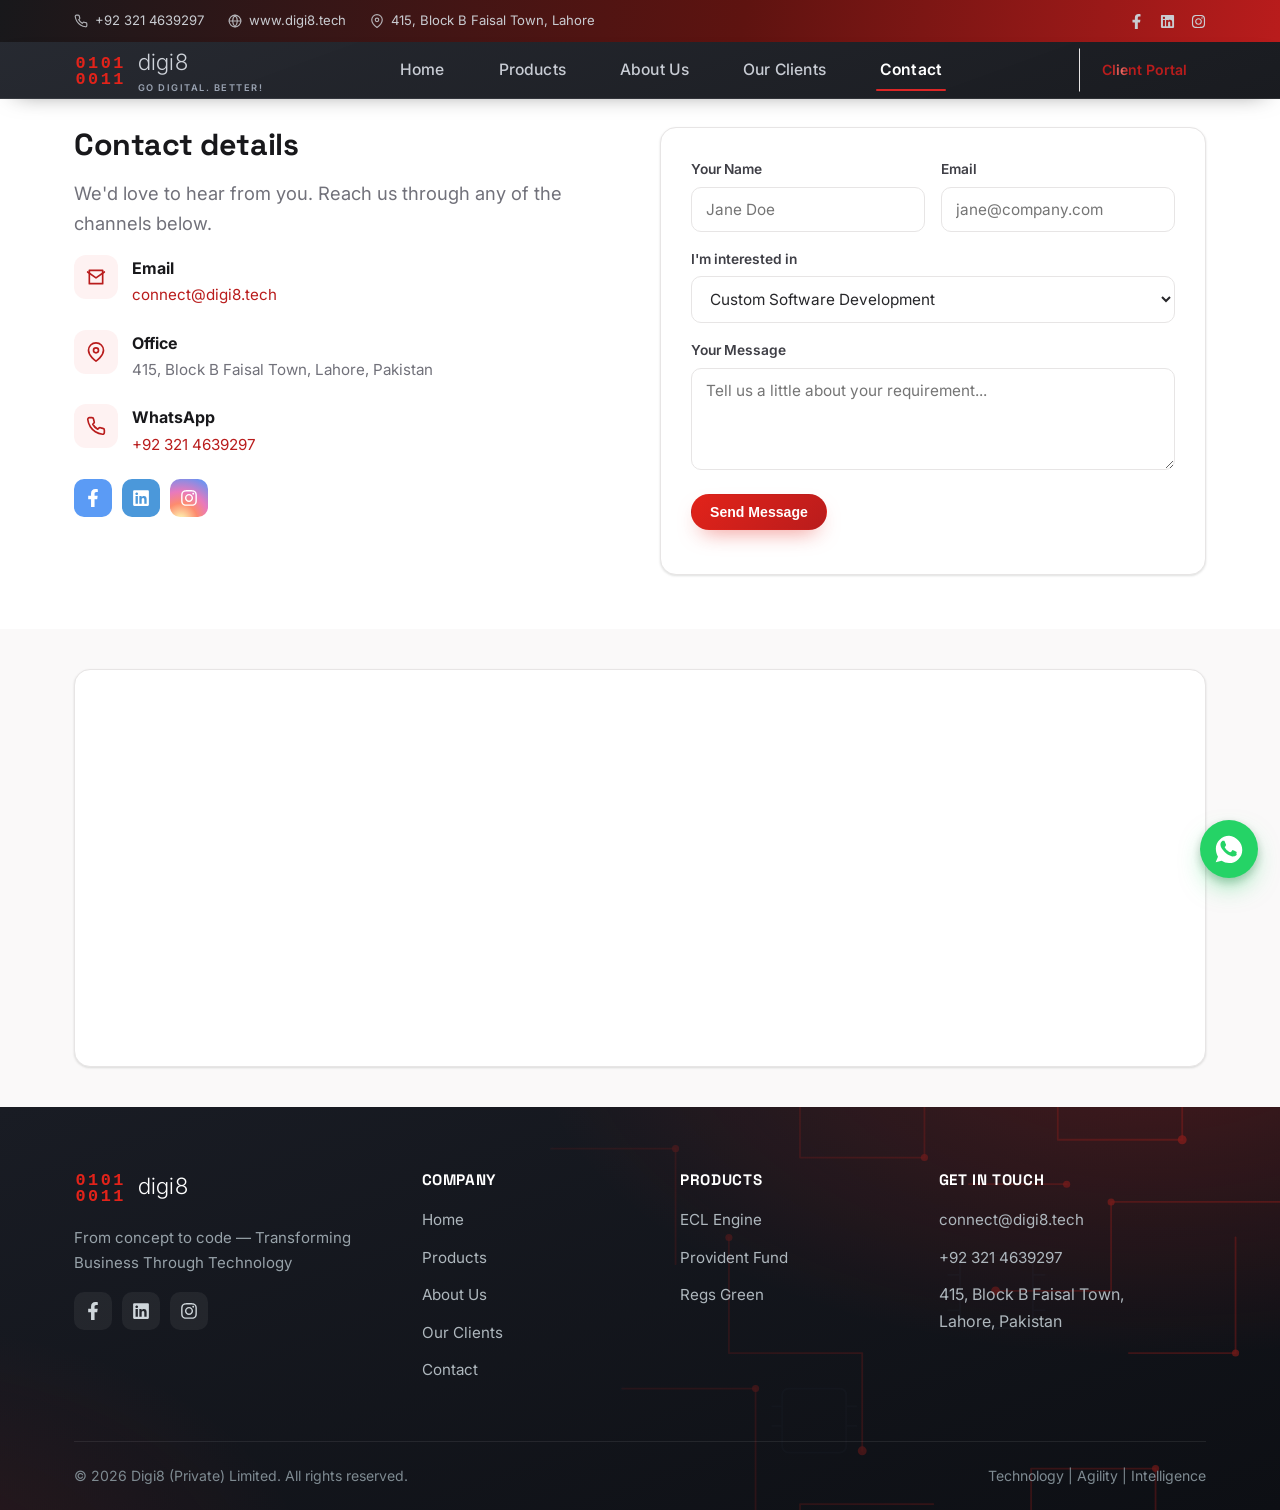
<file: contact/index.html>
﻿<!doctype html>
<html lang="en">
<head>
  <meta charset="UTF-8" />
  <link rel="icon" type="image/svg+xml" href="/assets/img/favicon.svg" />
  <meta name="viewport" content="width=device-width, initial-scale=1" />
  <title>Contact Us — Digi8</title>
  <meta name="description" content="Get in touch with Digi8 — ECL, Provident Fund, regs.green ESG and ERP solutions. Email connect@digi8.tech, WhatsApp +92 321 4639297, Faisal Town, Lahore." />
  <link rel="preconnect" href="https://fonts.googleapis.com" />
  <link rel="preconnect" href="https://fonts.gstatic.com" crossorigin />
  <link rel="stylesheet" href="https://fonts.googleapis.com/css2?family=Inter:wght@300;400;500;600;700&family=Space+Grotesk:wght@500;600;700&display=swap" />
  <link rel="stylesheet" href="/assets/css/styles.css?v=93" />
</head>
<body>

  <div class="topbar">
    <div class="container topbar__inner">
      <div class="topbar__left">
        <a class="topbar__phone" href="tel:+923214639297"><svg viewBox="0 0 24 24" fill="none" stroke="currentColor" stroke-width="2" stroke-linecap="round" stroke-linejoin="round"><path d="M22 16.92v3a2 2 0 0 1-2.18 2 19.79 19.79 0 0 1-8.63-3.07 19.5 19.5 0 0 1-6-6 19.79 19.79 0 0 1-3.07-8.63A2 2 0 0 1 4.11 2h3a2 2 0 0 1 2 1.72c.13.96.36 1.9.7 2.81a2 2 0 0 1-.45 2.11L8.09 9.91a16 16 0 0 0 6 6l1.27-1.27a2 2 0 0 1 2.11-.45c.91.34 1.85.57 2.81.7A2 2 0 0 1 22 16.92z"/></svg>+92 321 4639297</a>
        <a class="topbar__site" href="https://digi8.tech" target="_blank" rel="noopener"><svg viewBox="0 0 24 24" fill="none" stroke="currentColor" stroke-width="2" stroke-linecap="round" stroke-linejoin="round"><circle cx="12" cy="12" r="10"/><path d="M2 12h20"/><path d="M12 2a15.3 15.3 0 0 1 4 10 15.3 15.3 0 0 1-4 10 15.3 15.3 0 0 1-4-10 15.3 15.3 0 0 1 4-10z"/></svg>www.digi8.tech</a>
        <span class="topbar__addr"><svg viewBox="0 0 24 24" fill="none" stroke="currentColor" stroke-width="2" stroke-linecap="round" stroke-linejoin="round"><path d="M21 10c0 7-9 13-9 13s-9-6-9-13a9 9 0 0 1 18 0z"/><circle cx="12" cy="10" r="3"/></svg>415, Block B Faisal Town, Lahore</span>
      </div>
      <div class="topbar__social">
        <a href="https://www.facebook.com/p/Digi8-61577698963574/" target="_blank" rel="noopener" aria-label="Facebook"><svg viewBox="0 0 320 512" fill="currentColor"><path d="M279.14 288l14.22-92.66h-88.91v-60.13c0-25.35 12.42-50.06 52.24-50.06h40.42V6.26S260.43 0 225.36 0c-73.22 0-121.08 44.38-121.08 124.72v70.62H22.89V288h81.39v224h100.17V288z"/></svg></a>
        <a href="https://pk.linkedin.com/company/digi8-private-limited" target="_blank" rel="noopener" aria-label="LinkedIn"><svg viewBox="0 0 448 512" fill="currentColor"><path d="M416 32H31.9C14.3 32 0 46.5 0 64.3v383.4C0 465.5 14.3 480 31.9 480H416c17.6 0 32-14.5 32-32.3V64.3c0-17.8-14.4-32.3-32-32.3zM135.4 416H69V202.2h66.5V416zm-33.2-243c-21.3 0-38.5-17.3-38.5-38.5S80.9 96 102.2 96c21.2 0 38.5 17.3 38.5 38.5 0 21.3-17.2 38.5-38.5 38.5zm282.1 243h-66.4V312c0-24.8-.5-56.7-34.5-56.7-34.6 0-39.9 27-39.9 54.9V416h-66.4V202.2h63.7v29.2h.9c8.9-16.8 30.6-34.5 62.9-34.5 67.2 0 79.7 44.3 79.7 101.9V416z"/></svg></a>
        <a href="https://www.instagram.com/digi8.tech" target="_blank" rel="noopener" aria-label="Instagram"><svg viewBox="0 0 448 512" fill="currentColor"><path d="M224.1 141c-63.6 0-114.9 51.3-114.9 114.9s51.3 114.9 114.9 114.9S339 319.5 339 255.9 287.7 141 224.1 141zm0 189.6c-41.1 0-74.7-33.5-74.7-74.7s33.5-74.7 74.7-74.7 74.7 33.5 74.7 74.7-33.6 74.7-74.7 74.7zm146.4-194.3c0 14.9-12 26.8-26.8 26.8-14.9 0-26.8-12-26.8-26.8s12-26.8 26.8-26.8 26.8 12 26.8 26.8zm76.1 27.2c-1.7-35.9-9.9-67.7-36.2-93.9-26.2-26.2-58-34.4-93.9-36.2-37-2.1-147.9-2.1-184.9 0-35.8 1.7-67.6 9.9-93.9 36.1s-34.4 58-36.2 93.9c-2.1 37-2.1 147.9 0 184.9 1.7 35.9 9.9 67.7 36.2 93.9s58 34.4 93.9 36.2c37 2.1 147.9 2.1 184.9 0 35.9-1.7 67.7-9.9 93.9-36.2 26.2-26.2 34.4-58 36.2-93.9 2.1-37 2.1-147.8 0-184.8zM398.8 388c-7.8 19.6-22.9 34.7-42.6 42.6-29.5 11.7-99.5 9-132.1 9s-102.7 2.6-132.1-9c-19.6-7.8-34.7-22.9-42.6-42.6-11.7-29.5-9-99.5-9-132.1s-2.6-102.7 9-132.1c7.8-19.6 22.9-34.7 42.6-42.6 29.5-11.7 99.5-9 132.1-9s102.7-2.6 132.1 9c19.6 7.8 34.7 22.9 42.6 42.6 11.7 29.5 9 99.5 9 132.1s2.7 102.7-9 132.1z"/></svg></a>
      </div>
    </div>
  </div>
  <header class="site-header">
    <div class="container site-header__inner">
      <a class="brand" href="/index.html" aria-label="Digi8 home">
        <img class="brand__mark" src="/assets/img/digi8-binary.svg" alt="" width="66" height="40" />
        <span class="brand__name"><span class="brand-shine">digi8</span><small>Go Digital. Better!</small></span>
      </a>
      <nav class="nav" id="primary-nav" aria-label="Primary">
        <a href="/index.html">Home</a>
        <a href="/products/index.html">Products</a>
        <a href="/about/index.html">About Us</a>
        <a href="/clients/index.html">Our Clients</a>
        <a href="/contact/index.html" class="is-active" aria-current="page">Contact</a>
      </nav>
      <div class="header-cta">
        <a class="btn btn-primary btn-portal" href="/odoo/#odoo-form-section"><span class="btn-shine">Client Portal</span></a>
        <button class="nav-toggle" type="button" aria-controls="primary-nav" aria-expanded="false" aria-label="Toggle menu"><span></span></button>
      </div>
    </div>
  </header>

  <!-- Contact -->
  <section class="section section--flush-top">
    <div class="container">
      <div class="contact-grid">
        <div class="reveal">
          <h2>Contact details</h2>
          <p class="lead">We'd love to hear from you. Reach us through any of the channels below.</p>

          <div class="info-item">
            <span class="ic"><svg width="20" height="20" viewBox="0 0 24 24" fill="none" stroke="currentColor" stroke-width="2" stroke-linecap="round" stroke-linejoin="round"><path d="M4 4h16v16H4z"/><path d="m22 6-10 7L2 6"/></svg></span>
            <div><b>Email</b><span><a href="mailto:connect@digi8.tech">connect@digi8.tech</a></span></div>
          </div>
          <div class="info-item">
            <span class="ic"><svg width="20" height="20" viewBox="0 0 24 24" fill="none" stroke="currentColor" stroke-width="2" stroke-linecap="round" stroke-linejoin="round"><path d="M21 10c0 7-9 13-9 13s-9-6-9-13a9 9 0 0 1 18 0z"/><circle cx="12" cy="10" r="3"/></svg></span>
            <div><b>Office</b><span>415, Block B Faisal Town, Lahore, Pakistan</span></div>
          </div>
          <div class="info-item">
            <span class="ic"><svg width="20" height="20" viewBox="0 0 24 24" fill="none" stroke="currentColor" stroke-width="2" stroke-linecap="round" stroke-linejoin="round"><path d="M22 16.92v3a2 2 0 0 1-2.18 2 19.79 19.79 0 0 1-8.63-3.07 19.5 19.5 0 0 1-6-6 19.79 19.79 0 0 1-3.07-8.63A2 2 0 0 1 4.11 2h3a2 2 0 0 1 2 1.72c.13.96.36 1.9.7 2.81a2 2 0 0 1-.45 2.11L8.09 9.91a16 16 0 0 0 6 6l1.27-1.27a2 2 0 0 1 2.11-.45c.91.34 1.85.57 2.81.7A2 2 0 0 1 22 16.92z"/></svg></span>
            <div><b>WhatsApp</b><span><a href="https://wa.me/923214639297" target="_blank" rel="noopener">+92 321 4639297</a></span></div>
          </div>

          <div class="footer-social footer-social--brand" style="margin-top:8px">
            <a href="https://www.facebook.com/p/Digi8-61577698963574/" target="_blank" rel="noopener" aria-label="Facebook"><svg width="18" height="18" viewBox="0 0 320 512" fill="currentColor"><path d="M279.14 288l14.22-92.66h-88.91v-60.13c0-25.35 12.42-50.06 52.24-50.06h40.42V6.26S260.43 0 225.36 0c-73.22 0-121.08 44.38-121.08 124.72v70.62H22.89V288h81.39v224h100.17V288z"/></svg></a>
            <a href="https://pk.linkedin.com/company/digi8-private-limited" target="_blank" rel="noopener" aria-label="LinkedIn"><svg width="18" height="18" viewBox="0 0 448 512" fill="currentColor"><path d="M416 32H31.9C14.3 32 0 46.5 0 64.3v383.4C0 465.5 14.3 480 31.9 480H416c17.6 0 32-14.5 32-32.3V64.3c0-17.8-14.4-32.3-32-32.3zM135.4 416H69V202.2h66.5V416zm-33.2-243c-21.3 0-38.5-17.3-38.5-38.5S80.9 96 102.2 96c21.2 0 38.5 17.3 38.5 38.5 0 21.3-17.2 38.5-38.5 38.5zm282.1 243h-66.4V312c0-24.8-.5-56.7-34.5-56.7-34.6 0-39.9 27-39.9 54.9V416h-66.4V202.2h63.7v29.2h.9c8.9-16.8 30.6-34.5 62.9-34.5 67.2 0 79.7 44.3 79.7 101.9V416z"/></svg></a>
            <a href="https://www.instagram.com/digi8.tech" target="_blank" rel="noopener" aria-label="Instagram"><svg width="18" height="18" viewBox="0 0 448 512" fill="currentColor"><path d="M224.1 141c-63.6 0-114.9 51.3-114.9 114.9s51.3 114.9 114.9 114.9S339 319.5 339 255.9 287.7 141 224.1 141zm0 189.6c-41.1 0-74.7-33.5-74.7-74.7s33.5-74.7 74.7-74.7 74.7 33.5 74.7 74.7-33.6 74.7-74.7 74.7zm146.4-194.3c0 14.9-12 26.8-26.8 26.8-14.9 0-26.8-12-26.8-26.8s12-26.8 26.8-26.8 26.8 12 26.8 26.8zm76.1 27.2c-1.7-35.9-9.9-67.7-36.2-93.9-26.2-26.2-58-34.4-93.9-36.2-37-2.1-147.9-2.1-184.9 0-35.8 1.7-67.6 9.9-93.9 36.1s-34.4 58-36.2 93.9c-2.1 37-2.1 147.9 0 184.9 1.7 35.9 9.9 67.7 36.2 93.9s58 34.4 93.9 36.2c37 2.1 147.9 2.1 184.9 0 35.9-1.7 67.7-9.9 93.9-36.2 26.2-26.2 34.4-58 36.2-93.9 2.1-37 2.1-147.8 0-184.8zM398.8 388c-7.8 19.6-22.9 34.7-42.6 42.6-29.5 11.7-99.5 9-132.1 9s-102.7 2.6-132.1-9c-19.6-7.8-34.7-22.9-42.6-42.6-11.7-29.5-9-99.5-9-132.1s-2.6-102.7 9-132.1c7.8-19.6 22.9-34.7 42.6-42.6 29.5-11.7 99.5-9 132.1-9s102.7-2.6 132.1 9c19.6 7.8 34.7 22.9 42.6 42.6 11.7 29.5 9 99.5 9 132.1s2.7 102.7-9 132.1z"/></svg></a>
          </div>
        </div>

        <div class="card reveal">
          <form data-demo-form>
            <div class="form-row">
              <div class="form-field">
                <label for="name">Your Name</label>
                <input id="name" name="name" type="text" placeholder="Jane Doe" required />
              </div>
              <div class="form-field">
                <label for="email">Email</label>
                <input id="email" name="email" type="email" placeholder="jane@company.com" required />
              </div>
            </div>
            <div class="form-field">
              <label for="interest">I'm interested in</label>
              <select id="interest" name="interest">
                <option>Custom Software Development</option>
                <option>ECL — Expected Credit Loss</option>
                <option>ERP / Odoo Implementation</option>
                <option>General Inquiry</option>
                <option>PF — Provident Fund</option>
                <option>Regs Green — ESG &amp; Sustainability</option>
              </select>
            </div>
            <div class="form-field">
              <label for="message">Your Message</label>
              <textarea id="message" name="message" rows="4" placeholder="Tell us a little about your requirement..." required></textarea>
            </div>
            <button class="btn btn-primary" type="submit">Send Message</button>
            <p class="form-note" style="margin:14px 0 0; font-size:.9rem;"></p>
          </form>
        </div>
      </div>
    </div>
  </section>

  <!-- Map -->
  <section class="section section--tight section--soft">
    <div class="container">
      <div class="card" style="padding:8px; overflow:hidden;">
        <iframe
          title="415, Block B Faisal Town, Lahore, Pakistan"
          src="https://maps.google.com/maps?q=415%2C%20Block%20B%20Faisal%20Town%2C%20Lahore%2C%20Pakistan&t=m&z=16&output=embed&iwloc=near"
          style="width:100%; height:380px; border:0; border-radius:10px; display:block;"
          loading="lazy"></iframe>
      </div>
    </div>
  </section>

  <!-- Footer -->
  <footer class="site-footer">
    <div class="container">
      <div class="footer-grid">
        <div>
          <a class="brand" href="/index.html"><img class="brand__mark" src="/assets/img/digi8-binary.svg" alt="" width="66" height="40" /><span class="brand__name">digi8</span></a>
          <p style="margin-top:16px">From concept to code — Transforming Business Through Technology</p>
          <div class="footer-social">
            <a href="https://www.facebook.com/p/Digi8-61577698963574/" target="_blank" rel="noopener" aria-label="Facebook"><svg width="18" height="18" viewBox="0 0 320 512" fill="currentColor"><path d="M279.14 288l14.22-92.66h-88.91v-60.13c0-25.35 12.42-50.06 52.24-50.06h40.42V6.26S260.43 0 225.36 0c-73.22 0-121.08 44.38-121.08 124.72v70.62H22.89V288h81.39v224h100.17V288z"/></svg></a>
            <a href="https://pk.linkedin.com/company/digi8-private-limited" target="_blank" rel="noopener" aria-label="LinkedIn"><svg width="18" height="18" viewBox="0 0 448 512" fill="currentColor"><path d="M416 32H31.9C14.3 32 0 46.5 0 64.3v383.4C0 465.5 14.3 480 31.9 480H416c17.6 0 32-14.5 32-32.3V64.3c0-17.8-14.4-32.3-32-32.3zM135.4 416H69V202.2h66.5V416zm-33.2-243c-21.3 0-38.5-17.3-38.5-38.5S80.9 96 102.2 96c21.2 0 38.5 17.3 38.5 38.5 0 21.3-17.2 38.5-38.5 38.5zm282.1 243h-66.4V312c0-24.8-.5-56.7-34.5-56.7-34.6 0-39.9 27-39.9 54.9V416h-66.4V202.2h63.7v29.2h.9c8.9-16.8 30.6-34.5 62.9-34.5 67.2 0 79.7 44.3 79.7 101.9V416z"/></svg></a>
            <a href="https://www.instagram.com/digi8.tech" target="_blank" rel="noopener" aria-label="Instagram"><svg width="18" height="18" viewBox="0 0 448 512" fill="currentColor"><path d="M224.1 141c-63.6 0-114.9 51.3-114.9 114.9s51.3 114.9 114.9 114.9S339 319.5 339 255.9 287.7 141 224.1 141zm0 189.6c-41.1 0-74.7-33.5-74.7-74.7s33.5-74.7 74.7-74.7 74.7 33.5 74.7 74.7-33.6 74.7-74.7 74.7zm146.4-194.3c0 14.9-12 26.8-26.8 26.8-14.9 0-26.8-12-26.8-26.8s12-26.8 26.8-26.8 26.8 12 26.8 26.8zm76.1 27.2c-1.7-35.9-9.9-67.7-36.2-93.9-26.2-26.2-58-34.4-93.9-36.2-37-2.1-147.9-2.1-184.9 0-35.8 1.7-67.6 9.9-93.9 36.1s-34.4 58-36.2 93.9c-2.1 37-2.1 147.9 0 184.9 1.7 35.9 9.9 67.7 36.2 93.9s58 34.4 93.9 36.2c37 2.1 147.9 2.1 184.9 0 35.9-1.7 67.7-9.9 93.9-36.2 26.2-26.2 34.4-58 36.2-93.9 2.1-37 2.1-147.8 0-184.8zM398.8 388c-7.8 19.6-22.9 34.7-42.6 42.6-29.5 11.7-99.5 9-132.1 9s-102.7 2.6-132.1-9c-19.6-7.8-34.7-22.9-42.6-42.6-11.7-29.5-9-99.5-9-132.1s-2.6-102.7 9-132.1c7.8-19.6 22.9-34.7 42.6-42.6 29.5-11.7 99.5-9 132.1-9s102.7-2.6 132.1 9c19.6 7.8 34.7 22.9 42.6 42.6 11.7 29.5 9 99.5 9 132.1s2.7 102.7-9 132.1z"/></svg></a>
          </div>
        </div>
        <div class="footer-col">
          <h4>Company</h4>
          <ul>
            <li><a href="/index.html">Home</a></li>
            <li><a href="/products/index.html">Products</a></li>
            <li><a href="/about/index.html">About Us</a></li>
            <li><a href="/clients/index.html">Our Clients</a></li>
            <li><a href="/contact/index.html">Contact</a></li>
          </ul>
        </div>
        <div class="footer-col">
          <h4>Products</h4>
          <ul>
            <li><a href="/products/ecl/index.html">ECL Engine</a></li>
            <li><a href="/products/pf/index.html">Provident Fund</a></li>
            <li><a href="https://www.regs.green" target="_blank" rel="noopener">Regs Green</a></li>
          </ul>
        </div>
        <div class="footer-col">
          <h4>Get in touch</h4>
          <ul>
            <li><a href="mailto:connect@digi8.tech">connect@digi8.tech</a></li>
            <li><a href="https://wa.me/923214639297" target="_blank" rel="noopener">+92 321 4639297</a></li>
            <li>415, Block B Faisal Town,<br>Lahore, Pakistan</li>
          </ul>
        </div>
      </div>
      <div class="footer-bottom">
        <span>© 2026 Digi8 (Private) Limited. All rights reserved.</span>
        <span>Technology | Agility | Intelligence</span>
      </div>
    </div>
  </footer>

  <script src="/assets/js/main.js?v=2"></script>
  <!-- WhatsApp floating button -->
  <a class="wa-fab" href="https://wa.me/923214639297" target="_blank" rel="noopener" aria-label="Chat with us on WhatsApp" title="Chat on WhatsApp">
    <svg viewBox="0 0 24 24" fill="currentColor" aria-hidden="true"><path d="M12.04 2C6.58 2 2.13 6.45 2.13 11.9c0 2.1.55 4.06 1.6 5.82L2 22l4.42-1.16a9.9 9.9 0 0 0 5.62 1.74h.01c5.46 0 9.9-4.45 9.9-9.9 0-2.65-1.03-5.14-2.9-7.01A9.82 9.82 0 0 0 12.04 2zm5.8 14.06c-.25.7-1.44 1.33-2 1.42-.53.08-1.2.11-1.94-.12-.45-.14-1.02-.33-1.76-.65-3.1-1.34-5.12-4.46-5.28-4.67-.15-.2-1.26-1.67-1.26-3.19 0-1.52.8-2.27 1.08-2.58.28-.31.61-.39.82-.39.2 0 .41 0 .59.01.19.01.44-.07.69.53.25.6.86 2.1.94 2.25.08.15.13.33.03.53-.1.2-.15.33-.3.5-.15.18-.31.4-.45.53-.15.15-.3.31-.13.6.17.3.76 1.25 1.63 2.02 1.12 1 2.07 1.31 2.36 1.46.3.15.47.13.64-.08.17-.2.74-.86.94-1.16.2-.3.4-.25.67-.15.27.1 1.72.81 2.01.96.3.15.5.22.57.35.07.12.07.72-.18 1.42z"/></svg>
  </a>
</body>
</html>
</file>
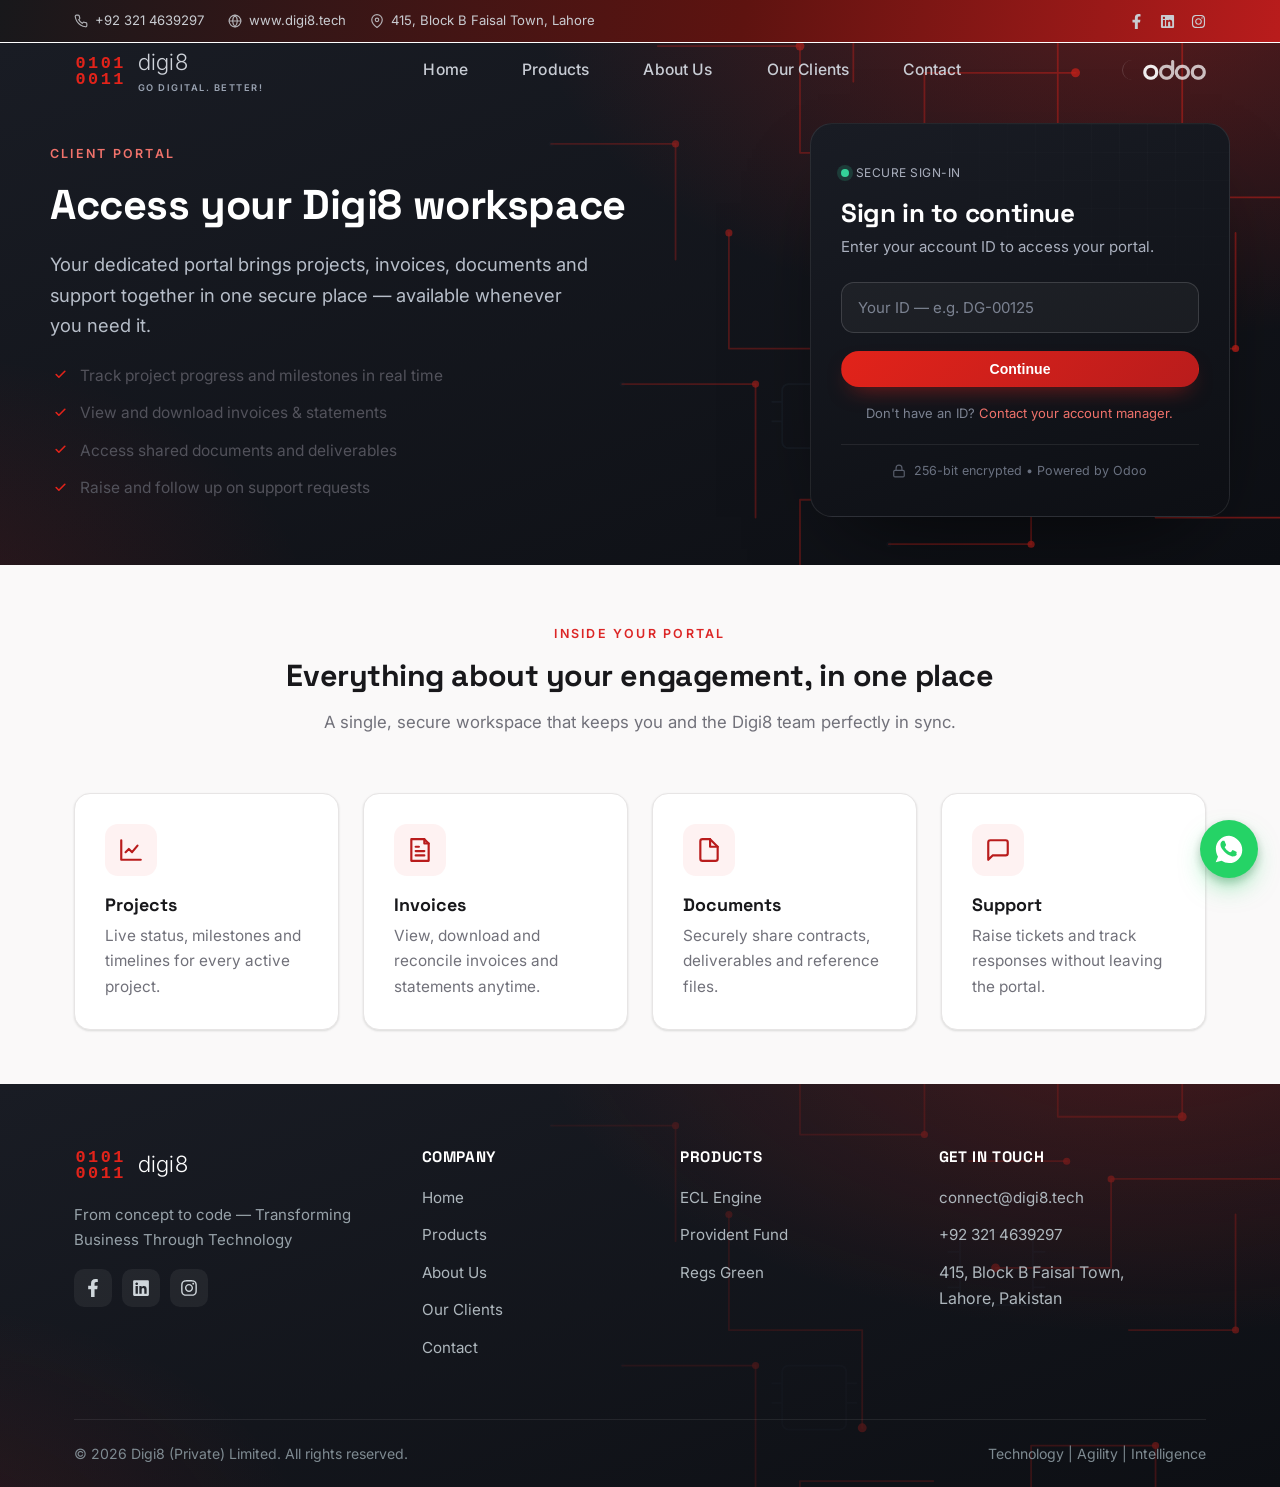
<file: odoo/index.html>
<!doctype html>
<html lang="en">
<head>
  <meta charset="UTF-8" />
  <link rel="icon" type="image/svg+xml" href="/assets/img/favicon.svg" />
  <meta name="viewport" content="width=device-width, initial-scale=1" />
  <title>Client Portal — Digi8</title>
  <meta name="description" content="Sign in to your Digi8 client portal to access your projects, invoices, documents and support in one secure workspace." />
  <link rel="preconnect" href="https://fonts.googleapis.com" />
  <link rel="preconnect" href="https://fonts.gstatic.com" crossorigin />
  <link rel="stylesheet" href="https://fonts.googleapis.com/css2?family=Inter:wght@300;400;500;600;700&family=Space+Grotesk:wght@500;600;700&display=swap" />
  <link rel="stylesheet" href="/assets/css/styles.css?v=93" />
  <style>
    /* ---- Client Portal page-specific styles (self-contained) ---- */
    .portal-perks { list-style: none; padding: 0; margin: 22px 0 0; display: grid; gap: 12px; max-width: 460px; }
    .portal-perks li { position: relative; padding-left: 30px; color: var(--ink-600, #4b5563); font-size: 15.5px; }
    .portal-perks li::before {
      content: ""; position: absolute; left: 0; top: 2px; width: 20px; height: 20px; border-radius: 50%;
      background: var(--emerald-500, #e2231a);
      -webkit-mask: url("data:image/svg+xml;utf8,<svg xmlns='http://www.w3.org/2000/svg' viewBox='0 0 24 24' fill='none' stroke='white' stroke-width='3' stroke-linecap='round' stroke-linejoin='round'><path d='M20 6 9 17l-5-5'/></svg>") center/13px no-repeat;
      mask: url("data:image/svg+xml;utf8,<svg xmlns='http://www.w3.org/2000/svg' viewBox='0 0 24 24' fill='none' stroke='white' stroke-width='3' stroke-linecap='round' stroke-linejoin='round'><path d='M20 6 9 17l-5-5'/></svg>") center/13px no-repeat;
    }

    .portal-card {
      width: 100%; max-width: 420px; margin-left: auto;
      background: linear-gradient(160deg, #191c24, #0d0f14);
      color: #e8eaf0; border: 1px solid rgba(255,255,255,.09); border-radius: 22px;
      padding: 34px 30px; box-shadow: 0 40px 90px -40px rgba(0,0,0,.75);
      position: relative; overflow: hidden;
    }
    .portal-card::before {
      content: ""; position: absolute; inset: 0; pointer-events: none; opacity: .5;
      background:
        linear-gradient(rgba(255,255,255,.035) 1px, transparent 1px) 0 0/100% 28px,
        linear-gradient(90deg, rgba(255,255,255,.035) 1px, transparent 1px) 0 0/28px 100%;
      -webkit-mask: radial-gradient(120% 90% at 80% 0%, #000, transparent 70%);
      mask: radial-gradient(120% 90% at 80% 0%, #000, transparent 70%);
    }
    .portal-card > * { position: relative; }
    .portal-badge {
      display: inline-flex; align-items: center; gap: 7px; font-size: 12px; letter-spacing: .04em;
      text-transform: uppercase; color: #aab0be; margin: 0 0 16px;
    }
    .portal-badge .dot { width: 8px; height: 8px; border-radius: 50%; background: #34d399; box-shadow: 0 0 0 4px rgba(52,211,153,.18); }
    .portal-card h2 { font-family: var(--font-head, "Space Grotesk", sans-serif); font-size: 26px; line-height: 1.15; margin: 0 0 6px; color: #fff; }
    .portal-card .lede { color: #aab0be; margin: 0 0 22px; font-size: 15px; }
    .portal-field { position: relative; display: block; margin: 0 0 14px; }
    .portal-field input {
      width: 100%; padding: 15px 16px; border-radius: 13px; border: 1px solid rgba(255,255,255,.14);
      background: rgba(255,255,255,.04); color: #fff; font-size: 15px; font-family: inherit; outline: none;
      transition: border-color .2s, box-shadow .2s, background .2s;
    }
    .portal-field input::placeholder { color: #7b8291; }
    .portal-field input:focus { border-color: var(--emerald-500, #e2231a); background: rgba(255,255,255,.06); box-shadow: 0 0 0 3px rgba(226,35,26,.25); }
    .portal-card .btn { width: 100%; justify-content: center; margin-top: 4px; color: #fff; -webkit-text-fill-color: #fff; font-weight: 600; }
    .portal-card.is-loading .btn { opacity: .7; pointer-events: none; }
    .portal-hint { color: #7b8291; font-size: 13px; margin: 16px 0 0; text-align: center; }
    .portal-hint a { color: #f0726b; text-decoration: none; }
    .portal-hint a:hover { text-decoration: underline; }
    .portal-foot { margin: 20px 0 0; padding-top: 16px; border-top: 1px solid rgba(255,255,255,.08); display: flex; align-items: center; justify-content: center; gap: 8px; color: #6a7180; font-size: 12.5px; }
    .portal-foot svg { opacity: .8; }
    .sr-only { position: absolute; width: 1px; height: 1px; clip: rect(0 0 0 0); overflow: hidden; }

    /* Welcome / redirect state */
    .portal-welcome { text-align: center; padding: 8px 0 4px; }
    .portal-welcome__greeting { color: #aab0be; margin: 0; font-size: 14px; }
    .portal-welcome__name { font-family: var(--font-head, "Space Grotesk", sans-serif); color: #fff; font-size: 24px; margin: 4px 0 6px; }
    .portal-welcome__msg { color: #aab0be; margin: 0 0 18px; font-size: 14px; }
    .portal-spinner { width: 34px; height: 34px; margin: 0 auto; border-radius: 50%; border: 3px solid rgba(255,255,255,.15); border-top-color: var(--emerald-500, #e2231a); animation: portal-spin .8s linear infinite; }
    @keyframes portal-spin { to { transform: rotate(360deg); } }

    /* Toasts */
    .portal-toasts { position: fixed; right: 18px; bottom: 18px; z-index: 60; display: grid; gap: 10px; max-width: 340px; }
    .portal-toast { display: flex; align-items: flex-start; gap: 10px; padding: 13px 14px; border-radius: 12px; background: #1f2430; color: #eef0f5; border: 1px solid rgba(255,255,255,.1); box-shadow: 0 18px 40px -18px rgba(0,0,0,.6); animation: portal-toast-in .25s ease; font-size: 14px; }
    .portal-toast--error { border-left: 3px solid #e2231a; }
    .portal-toast--info { border-left: 3px solid #34d399; }
    .portal-toast__icon { width: 20px; height: 20px; flex: 0 0 auto; border-radius: 50%; display: grid; place-items: center; font-size: 12px; font-weight: 700; color: #fff; }
    .portal-toast--error .portal-toast__icon { background: #e2231a; }
    .portal-toast--info .portal-toast__icon { background: #34d399; }
    .portal-toast__msg { flex: 1; line-height: 1.35; }
    .portal-toast__close { background: none; border: 0; color: #9aa1b0; font-size: 18px; line-height: 1; cursor: pointer; padding: 0 2px; }
    .portal-toast.is-out { animation: portal-toast-out .25s ease forwards; }
    @keyframes portal-toast-in { from { opacity: 0; transform: translateY(8px); } }
    @keyframes portal-toast-out { to { opacity: 0; transform: translateY(8px); } }

    @media (max-width: 960px) {
      .portal-card { max-width: 100%; margin: 0; }
      .portal-perks { max-width: 100%; }
    }
  </style>
</head>
<body class="home">

  <!-- Header -->
  <div class="topbar">
    <div class="container topbar__inner">
      <div class="topbar__left">
        <a class="topbar__phone" href="tel:+923214639297"><svg viewBox="0 0 24 24" fill="none" stroke="currentColor" stroke-width="2" stroke-linecap="round" stroke-linejoin="round"><path d="M22 16.92v3a2 2 0 0 1-2.18 2 19.79 19.79 0 0 1-8.63-3.07 19.5 19.5 0 0 1-6-6 19.79 19.79 0 0 1-3.07-8.63A2 2 0 0 1 4.11 2h3a2 2 0 0 1 2 1.72c.13.96.36 1.9.7 2.81a2 2 0 0 1-.45 2.11L8.09 9.91a16 16 0 0 0 6 6l1.27-1.27a2 2 0 0 1 2.11-.45c.91.34 1.85.57 2.81.7A2 2 0 0 1 22 16.92z"/></svg>+92 321 4639297</a>
        <a class="topbar__site" href="https://digi8.tech" target="_blank" rel="noopener"><svg viewBox="0 0 24 24" fill="none" stroke="currentColor" stroke-width="2" stroke-linecap="round" stroke-linejoin="round"><circle cx="12" cy="12" r="10"/><path d="M2 12h20"/><path d="M12 2a15.3 15.3 0 0 1 4 10 15.3 15.3 0 0 1-4 10 15.3 15.3 0 0 1-4-10 15.3 15.3 0 0 1 4-10z"/></svg>www.digi8.tech</a>
        <span class="topbar__addr"><svg viewBox="0 0 24 24" fill="none" stroke="currentColor" stroke-width="2" stroke-linecap="round" stroke-linejoin="round"><path d="M21 10c0 7-9 13-9 13s-9-6-9-13a9 9 0 0 1 18 0z"/><circle cx="12" cy="10" r="3"/></svg>415, Block B Faisal Town, Lahore</span>
      </div>
      <div class="topbar__social">
        <a href="https://www.facebook.com/p/Digi8-61577698963574/" target="_blank" rel="noopener" aria-label="Facebook"><svg viewBox="0 0 320 512" fill="currentColor"><path d="M279.14 288l14.22-92.66h-88.91v-60.13c0-25.35 12.42-50.06 52.24-50.06h40.42V6.26S260.43 0 225.36 0c-73.22 0-121.08 44.38-121.08 124.72v70.62H22.89V288h81.39v224h100.17V288z"/></svg></a>
        <a href="https://pk.linkedin.com/company/digi8-private-limited" target="_blank" rel="noopener" aria-label="LinkedIn"><svg viewBox="0 0 448 512" fill="currentColor"><path d="M416 32H31.9C14.3 32 0 46.5 0 64.3v383.4C0 465.5 14.3 480 31.9 480H416c17.6 0 32-14.5 32-32.3V64.3c0-17.8-14.4-32.3-32-32.3zM135.4 416H69V202.2h66.5V416zm-33.2-243c-21.3 0-38.5-17.3-38.5-38.5S80.9 96 102.2 96c21.2 0 38.5 17.3 38.5 38.5 0 21.3-17.2 38.5-38.5 38.5zm282.1 243h-66.4V312c0-24.8-.5-56.7-34.5-56.7-34.6 0-39.9 27-39.9 54.9V416h-66.4V202.2h63.7v29.2h.9c8.9-16.8 30.6-34.5 62.9-34.5 67.2 0 79.7 44.3 79.7 101.9V416z"/></svg></a>
        <a href="https://www.instagram.com/digi8.tech" target="_blank" rel="noopener" aria-label="Instagram"><svg viewBox="0 0 448 512" fill="currentColor"><path d="M224.1 141c-63.6 0-114.9 51.3-114.9 114.9s51.3 114.9 114.9 114.9S339 319.5 339 255.9 287.7 141 224.1 141zm0 189.6c-41.1 0-74.7-33.5-74.7-74.7s33.5-74.7 74.7-74.7 74.7 33.5 74.7 74.7-33.6 74.7-74.7 74.7zm146.4-194.3c0 14.9-12 26.8-26.8 26.8-14.9 0-26.8-12-26.8-26.8s12-26.8 26.8-26.8 26.8 12 26.8 26.8zm76.1 27.2c-1.7-35.9-9.9-67.7-36.2-93.9-26.2-26.2-58-34.4-93.9-36.2-37-2.1-147.9-2.1-184.9 0-35.8 1.7-67.6 9.9-93.9 36.1s-34.4 58-36.2 93.9c-2.1 37-2.1 147.9 0 184.9 1.7 35.9 9.9 67.7 36.2 93.9s58 34.4 93.9 36.2c37 2.1 147.9 2.1 184.9 0 35.9-1.7 67.7-9.9 93.9-36.2 26.2-26.2 34.4-58 36.2-93.9 2.1-37 2.1-147.8 0-184.8zM398.8 388c-7.8 19.6-22.9 34.7-42.6 42.6-29.5 11.7-99.5 9-132.1 9s-102.7 2.6-132.1-9c-19.6-7.8-34.7-22.9-42.6-42.6-11.7-29.5-9-99.5-9-132.1s-2.6-102.7 9-132.1c7.8-19.6 22.9-34.7 42.6-42.6 29.5-11.7 99.5-9 132.1-9s102.7-2.6 132.1 9c19.6 7.8 34.7 22.9 42.6 42.6 11.7 29.5 9 99.5 9 132.1s2.7 102.7-9 132.1z"/></svg></a>
      </div>
    </div>
  </div>
  <header class="site-header">
    <div class="container site-header__inner">
      <a class="brand" href="/index.html" aria-label="Digi8 home">
        <img class="brand__mark" src="/assets/img/digi8-binary.svg" alt="" width="66" height="40" />
        <span class="brand__name"><span class="brand-shine">digi8</span><small>Go Digital. Better!</small></span>
      </a>

      <nav class="nav" id="primary-nav" aria-label="Primary">
        <a href="/index.html">Home</a>
        <a href="/products/index.html">Products</a>
        <a href="/about/index.html">About Us</a>
        <a href="/clients/index.html">Our Clients</a>
        <a href="/contact/index.html">Contact</a>
      </nav>

      <div class="header-cta">
        <a class="btn-portal-logo btn-portal-logo--bare" aria-label="Client Portal" href="#odoo-form-section"><img src="/assets/img/odoo-logo-light.png" alt="Odoo client portal" /></a>
        <button class="nav-toggle" type="button" aria-controls="primary-nav" aria-expanded="false" aria-label="Toggle menu">
          <span></span>
        </button>
      </div>
    </div>
  </header>

  <!-- Hero + Sign-in -->
  <section class="hero" id="odoo-form-section">
    <div class="container hero__grid">
      <div class="hero__copy">
        <span class="eyebrow">Client Portal</span>
        <h1>Access your Digi8 workspace</h1>
        <p class="hero__lead">Your dedicated portal brings projects, invoices, documents and support together in one secure place — available whenever you need it.</p>
        <ul class="portal-perks">
          <li>Track project progress and milestones in real time</li>
          <li>View and download invoices &amp; statements</li>
          <li>Access shared documents and deliverables</li>
          <li>Raise and follow up on support requests</li>
        </ul>
      </div>

      <div class="hero__visual">
        <form class="portal-card" id="odoo-id-form" novalidate>
          <p class="portal-badge"><span class="dot"></span> Secure sign-in</p>
          <h2>Sign in to continue</h2>
          <p class="lede">Enter your account ID to access your portal.</p>
          <label class="portal-field">
            <span class="sr-only">Account ID</span>
            <input type="text" name="id" placeholder="Your ID — e.g. DG-00125" autocomplete="off" inputmode="text" />
          </label>
          <button class="btn btn-primary" type="submit">Continue</button>
          <p class="portal-hint">Don't have an ID? <a href="/contact/index.html">Contact your account manager.</a></p>
          <p class="portal-foot">
            <svg width="14" height="14" viewBox="0 0 24 24" fill="none" stroke="currentColor" stroke-width="2" stroke-linecap="round" stroke-linejoin="round"><rect x="3" y="11" width="18" height="11" rx="2"/><path d="M7 11V7a5 5 0 0 1 10 0v4"/></svg>
            256-bit encrypted • Powered by Odoo
          </p>
        </form>
      </div>
    </div>
  </section>

  <!-- What's inside -->
  <section class="section section--soft">
    <div class="container">
      <div class="section-head reveal">
        <span class="eyebrow">Inside your portal</span>
        <h2>Everything about your engagement, in one place</h2>
        <p>A single, secure workspace that keeps you and the Digi8 team perfectly in sync.</p>
      </div>
      <div class="grid grid-4">
        <div class="card reveal">
          <div class="card__icon"><svg viewBox="0 0 24 24" fill="none" stroke="currentColor" stroke-width="2" stroke-linecap="round" stroke-linejoin="round"><path d="M3 3v18h18"/><path d="M7 14l3-3 3 3 5-6"/></svg></div>
          <h3>Projects</h3>
          <p>Live status, milestones and timelines for every active project.</p>
        </div>
        <div class="card reveal">
          <div class="card__icon"><svg viewBox="0 0 24 24" fill="none" stroke="currentColor" stroke-width="2" stroke-linecap="round" stroke-linejoin="round"><path d="M4 2h12l4 4v16H4z"/><path d="M16 2v4h4"/><path d="M8 13h8M8 17h8M8 9h3"/></svg></div>
          <h3>Invoices</h3>
          <p>View, download and reconcile invoices and statements anytime.</p>
        </div>
        <div class="card reveal">
          <div class="card__icon"><svg viewBox="0 0 24 24" fill="none" stroke="currentColor" stroke-width="2" stroke-linecap="round" stroke-linejoin="round"><path d="M13 2H6a2 2 0 0 0-2 2v16a2 2 0 0 0 2 2h12a2 2 0 0 0 2-2V9z"/><path d="M13 2v7h7"/></svg></div>
          <h3>Documents</h3>
          <p>Securely share contracts, deliverables and reference files.</p>
        </div>
        <div class="card reveal">
          <div class="card__icon"><svg viewBox="0 0 24 24" fill="none" stroke="currentColor" stroke-width="2" stroke-linecap="round" stroke-linejoin="round"><path d="M21 15a2 2 0 0 1-2 2H7l-4 4V5a2 2 0 0 1 2-2h14a2 2 0 0 1 2 2z"/></svg></div>
          <h3>Support</h3>
          <p>Raise tickets and track responses without leaving the portal.</p>
        </div>
      </div>
    </div>
  </section>

  <!-- Footer -->
  <footer class="site-footer">
    <div class="container">
      <div class="footer-grid">
        <div>
          <a class="brand" href="/index.html"><img class="brand__mark" src="/assets/img/digi8-binary.svg" alt="" width="66" height="40" /><span class="brand__name">digi8</span></a>
          <p style="margin-top:16px">From concept to code — Transforming Business Through Technology</p>
          <div class="footer-social">
            <a href="https://www.facebook.com/p/Digi8-61577698963574/" target="_blank" rel="noopener" aria-label="Facebook"><svg width="18" height="18" viewBox="0 0 320 512" fill="currentColor"><path d="M279.14 288l14.22-92.66h-88.91v-60.13c0-25.35 12.42-50.06 52.24-50.06h40.42V6.26S260.43 0 225.36 0c-73.22 0-121.08 44.38-121.08 124.72v70.62H22.89V288h81.39v224h100.17V288z"/></svg></a>
            <a href="https://pk.linkedin.com/company/digi8-private-limited" target="_blank" rel="noopener" aria-label="LinkedIn"><svg width="18" height="18" viewBox="0 0 448 512" fill="currentColor"><path d="M416 32H31.9C14.3 32 0 46.5 0 64.3v383.4C0 465.5 14.3 480 31.9 480H416c17.6 0 32-14.5 32-32.3V64.3c0-17.8-14.4-32.3-32-32.3zM135.4 416H69V202.2h66.5V416zm-33.2-243c-21.3 0-38.5-17.3-38.5-38.5S80.9 96 102.2 96c21.2 0 38.5 17.3 38.5 38.5 0 21.3-17.2 38.5-38.5 38.5zm282.1 243h-66.4V312c0-24.8-.5-56.7-34.5-56.7-34.6 0-39.9 27-39.9 54.9V416h-66.4V202.2h63.7v29.2h.9c8.9-16.8 30.6-34.5 62.9-34.5 67.2 0 79.7 44.3 79.7 101.9V416z"/></svg></a>
            <a href="https://www.instagram.com/digi8.tech" target="_blank" rel="noopener" aria-label="Instagram"><svg width="18" height="18" viewBox="0 0 448 512" fill="currentColor"><path d="M224.1 141c-63.6 0-114.9 51.3-114.9 114.9s51.3 114.9 114.9 114.9S339 319.5 339 255.9 287.7 141 224.1 141zm0 189.6c-41.1 0-74.7-33.5-74.7-74.7s33.5-74.7 74.7-74.7 74.7 33.5 74.7 74.7-33.6 74.7-74.7 74.7zm146.4-194.3c0 14.9-12 26.8-26.8 26.8-14.9 0-26.8-12-26.8-26.8s12-26.8 26.8-26.8 26.8 12 26.8 26.8zm76.1 27.2c-1.7-35.9-9.9-67.7-36.2-93.9-26.2-26.2-58-34.4-93.9-36.2-37-2.1-147.9-2.1-184.9 0-35.8 1.7-67.6 9.9-93.9 36.1s-34.4 58-36.2 93.9c-2.1 37-2.1 147.9 0 184.9 1.7 35.9 9.9 67.7 36.2 93.9s58 34.4 93.9 36.2c37 2.1 147.9 2.1 184.9 0 35.9-1.7 67.7-9.9 93.9-36.2 26.2-26.2 34.4-58 36.2-93.9 2.1-37 2.1-147.8 0-184.8zM398.8 388c-7.8 19.6-22.9 34.7-42.6 42.6-29.5 11.7-99.5 9-132.1 9s-102.7 2.6-132.1-9c-19.6-7.8-34.7-22.9-42.6-42.6-11.7-29.5-9-99.5-9-132.1s-2.6-102.7 9-132.1c7.8-19.6 22.9-34.7 42.6-42.6 29.5-11.7 99.5-9 132.1-9s102.7-2.6 132.1 9c19.6 7.8 34.7 22.9 42.6 42.6 11.7 29.5 9 99.5 9 132.1s2.7 102.7-9 132.1z"/></svg></a>
          </div>
        </div>

        <div class="footer-col">
          <h4>Company</h4>
          <ul>
            <li><a href="/index.html">Home</a></li>
            <li><a href="/products/index.html">Products</a></li>
            <li><a href="/about/index.html">About Us</a></li>
            <li><a href="/clients/index.html">Our Clients</a></li>
            <li><a href="/contact/index.html">Contact</a></li>
          </ul>
        </div>

        <div class="footer-col">
          <h4>Products</h4>
          <ul>
            <li><a href="/products/index.html#ecl">ECL Engine</a></li>
            <li><a href="/products/pf/index.html">Provident Fund</a></li>
            <li><a href="https://www.regs.green" target="_blank" rel="noopener">Regs Green</a></li>
          </ul>
        </div>

        <div class="footer-col">
          <h4>Get in touch</h4>
          <ul>
            <li><a href="mailto:connect@digi8.tech">connect@digi8.tech</a></li>
            <li><a href="https://wa.me/923214639297" target="_blank" rel="noopener">+92 321 4639297</a></li>
            <li>415, Block B Faisal Town,<br>Lahore, Pakistan</li>
          </ul>
        </div>
      </div>

      <div class="footer-bottom">
        <span>© 2026 Digi8 (Private) Limited. All rights reserved.</span>
        <span>Technology | Agility | Intelligence</span>
      </div>
    </div>
  </footer>

  <!-- WhatsApp floating button -->
  <a class="wa-fab" href="https://wa.me/923214639297" target="_blank" rel="noopener" aria-label="Chat with us on WhatsApp" title="Chat on WhatsApp">
    <svg viewBox="0 0 24 24" fill="currentColor" aria-hidden="true"><path d="M12.04 2C6.58 2 2.13 6.45 2.13 11.9c0 2.1.55 4.06 1.6 5.82L2 22l4.42-1.16a9.9 9.9 0 0 0 5.62 1.74h.01c5.46 0 9.9-4.45 9.9-9.9 0-2.65-1.03-5.14-2.9-7.01A9.82 9.82 0 0 0 12.04 2zm5.8 14.06c-.25.7-1.44 1.33-2 1.42-.53.08-1.2.11-1.94-.12-.45-.14-1.02-.33-1.76-.65-3.1-1.34-5.12-4.46-5.28-4.67-.15-.2-1.26-1.67-1.26-3.19 0-1.52.8-2.27 1.08-2.58.28-.31.61-.39.82-.39.2 0 .41 0 .59.01.19.01.44-.07.69.53.25.6.86 2.1.94 2.25.08.15.13.33.03.53-.1.2-.15.33-.3.5-.15.18-.31.4-.45.53-.15.15-.3.31-.13.6.17.3.76 1.25 1.63 2.02 1.12 1 2.07 1.31 2.36 1.46.3.15.47.13.64-.08.17-.2.74-.86.94-1.16.2-.3.4-.25.67-.15.27.1 1.72.81 2.01.96.3.15.5.22.57.35.07.12.07.72-.18 1.42z"/></svg>
  </a>

  <script src="/assets/js/main.js"></script>
  <script>
    // Sticky/merged header shade on scroll (same behaviour as the rest of the site)
    (function () {
      var h = document.querySelector(".site-header");
      if (!h) return;
      var toggle = function () { h.classList.toggle("is-scrolled", window.scrollY > 8); };
      toggle();
      window.addEventListener("scroll", toggle, { passive: true });
    })();
  </script>
  <script>
    // Client-portal sign-in: account-ID lookup -> redirect to portal.
    (function () {
      var form = document.getElementById("odoo-id-form");
      if (!form) return;
      var input = form.elements["id"];

      // If arrived via #odoo-form-section, focus the ID field once scroll settles.
      if (window.location.hash === "#odoo-form-section") {
        window.requestAnimationFrame(function () {
          try { input.focus({ preventScroll: true }); } catch (_) { input.focus(); }
        });
      }

      function toasts() {
        var c = document.querySelector(".portal-toasts");
        if (!c) { c = document.createElement("div"); c.className = "portal-toasts"; c.setAttribute("aria-live", "polite"); document.body.appendChild(c); }
        return c;
      }
      function toast(msg, type) {
        var c = toasts();
        var t = document.createElement("div");
        t.className = "portal-toast portal-toast--" + (type || "info");
        t.setAttribute("role", type === "error" ? "alert" : "status");
        t.innerHTML = '<span class="portal-toast__icon">' + (type === "error" ? "!" : "✓") +
          '</span><span class="portal-toast__msg"></span><button class="portal-toast__close" type="button" aria-label="Dismiss">×</button>';
        t.querySelector(".portal-toast__msg").textContent = msg;
        c.appendChild(t);
        var done = false;
        function out() { if (done) return; done = true; t.classList.add("is-out"); t.addEventListener("animationend", function () { if (t.parentNode) t.parentNode.removeChild(t); }); }
        t.querySelector(".portal-toast__close").addEventListener("click", out);
        setTimeout(out, 4000);
      }
      function setLoading(state) {
        form.classList.toggle("is-loading", state);
        var btn = form.querySelector(".btn");
        if (btn) btn.setAttribute("aria-disabled", state ? "true" : "false");
        if (input) input.disabled = state;
      }
      function welcome(data) {
        form.innerHTML =
          '<div class="portal-welcome">' +
            '<p class="portal-welcome__greeting">Welcome,</p>' +
            '<h2 class="portal-welcome__name"></h2>' +
            '<p class="portal-welcome__msg">Redirecting to your portal…</p>' +
            '<div class="portal-spinner"></div>' +
          '</div>';
        form.querySelector(".portal-welcome__name").textContent = (data && data.name) || "there";
        if (data && data.url) setTimeout(function () { window.location.href = data.url; }, 1600);
      }
      form.addEventListener("submit", function (e) {
        e.preventDefault();
        var v = (input.value || "").trim();
        if (!v) { toast("Please enter your account ID to continue.", "error"); input.focus(); return; }
        setLoading(true);
        fetch("/api/lookup?id=" + encodeURIComponent(v))
          .then(function (r) { return r.json().then(function (b) { return { ok: r.ok, body: b }; }); })
          .then(function (resp) {
            if (resp.ok) { welcome(resp.body); }
            else { setLoading(false); toast((resp.body && resp.body.error) || "We couldn't find that ID. Please check and try again.", "error"); input.focus(); input.select(); }
          })
          .catch(function () {
            setLoading(false);
            toast("We couldn't reach the portal service right now. Please try again shortly, or contact your account manager.", "error");
          });
      });
    })();
  </script>
</body>
</html>
</file>
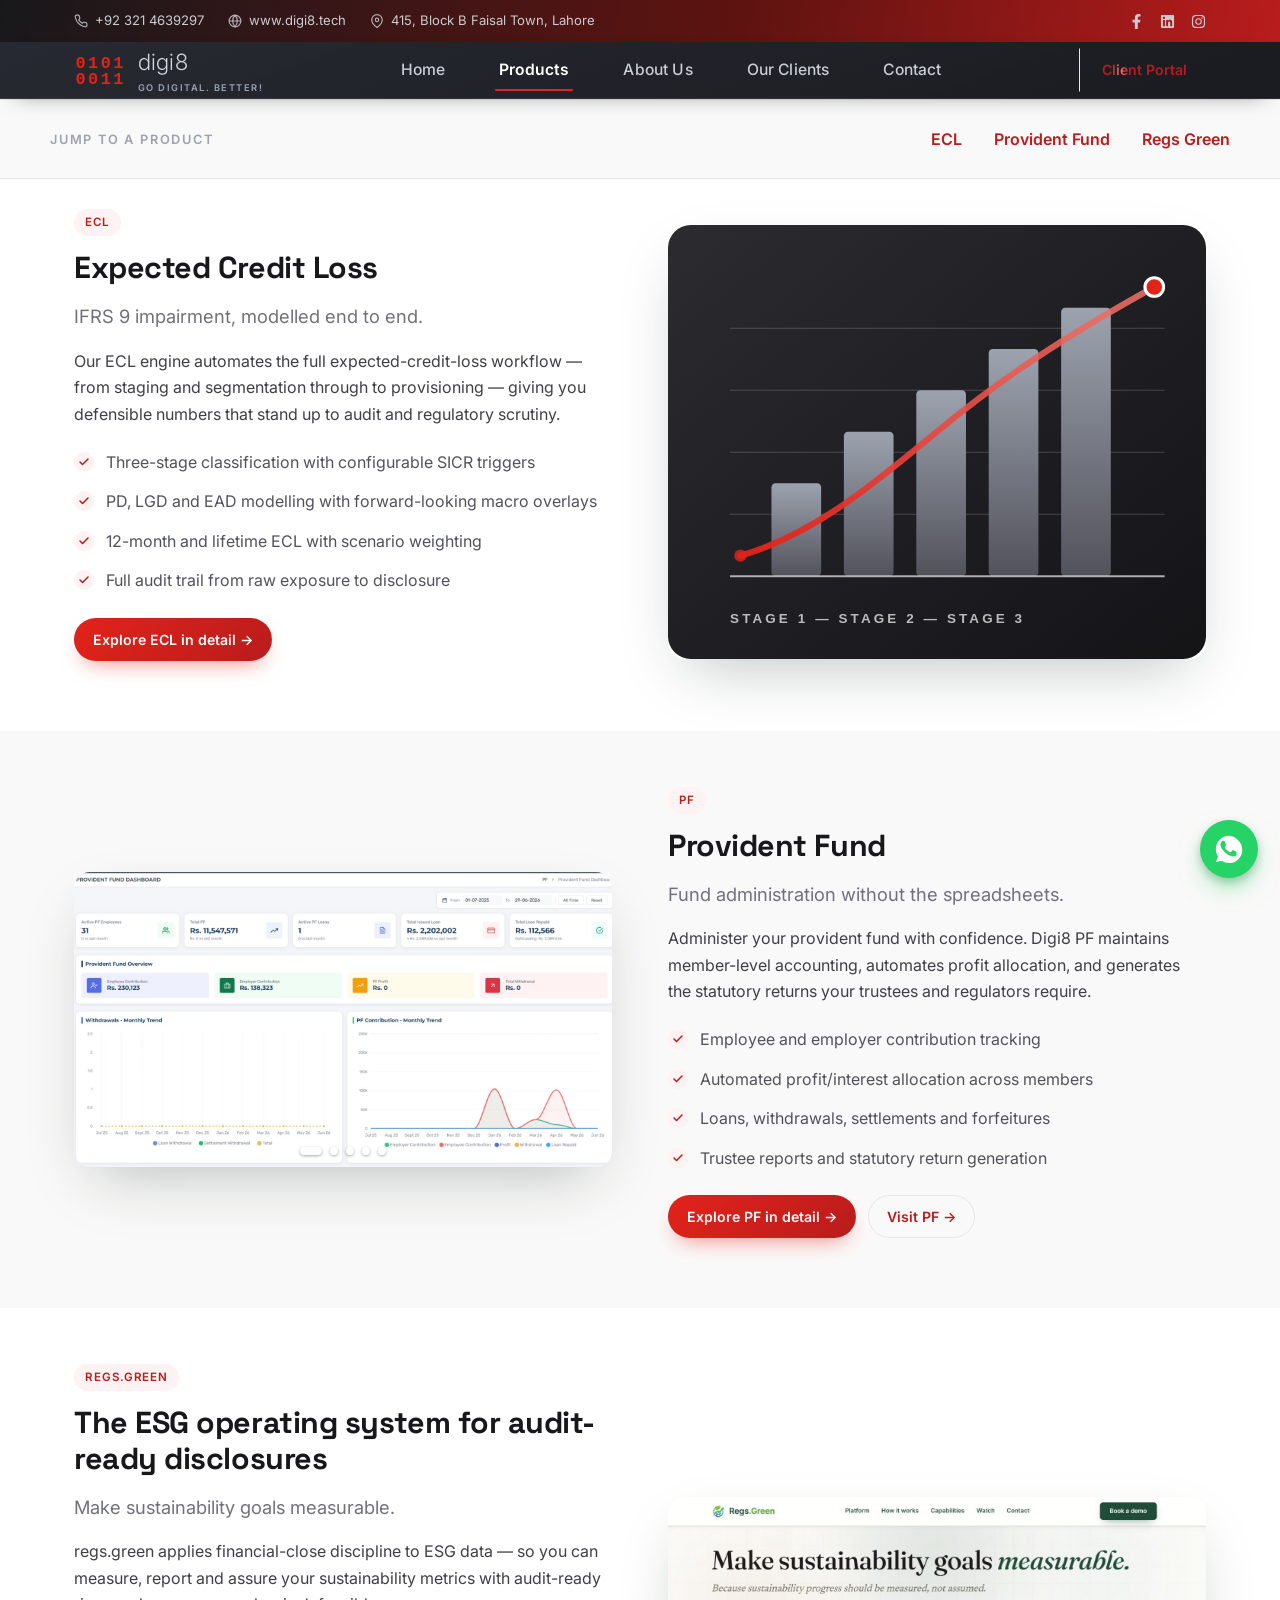
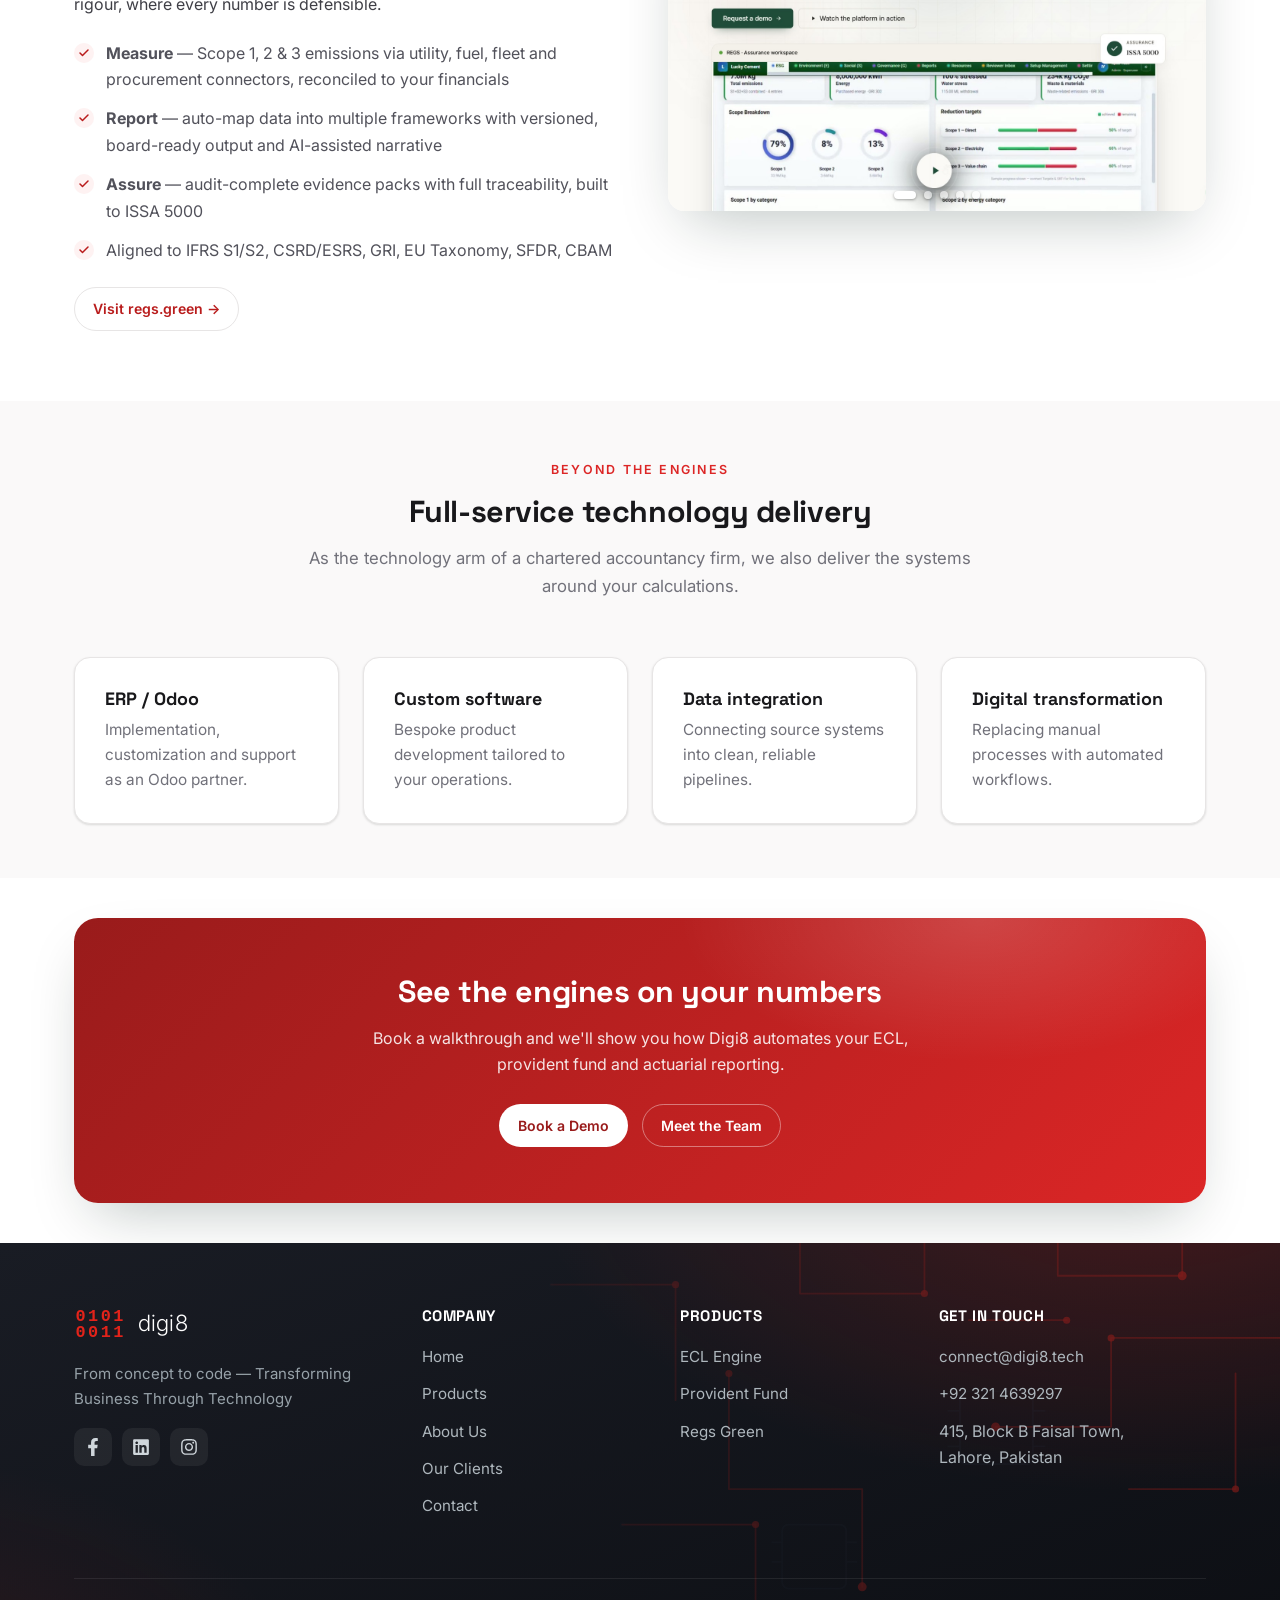
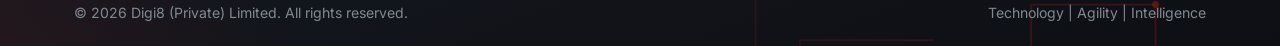
<file: products/index.html>
﻿<!doctype html>
<html lang="en">
<head>
  <meta charset="UTF-8" />
  <link rel="icon" type="image/svg+xml" href="/assets/img/favicon.svg" />
  <meta name="viewport" content="width=device-width, initial-scale=1" />
  <title>Products — Digi8 | ECL, Provident Fund, regs.green ESG &amp; Compliance</title>
  <meta name="description" content="Digi8 products: ECL (Expected Credit Loss, IFRS 9), Provident Fund administration, Present Value & actuarial valuations (IAS 19), and regulatory compliance reporting." />
  <link rel="preconnect" href="https://fonts.googleapis.com" />
  <link rel="preconnect" href="https://fonts.gstatic.com" crossorigin />
  <link rel="stylesheet" href="https://fonts.googleapis.com/css2?family=Inter:wght@300;400;500;600;700&family=Space+Grotesk:wght@500;600;700&display=swap" />
  <link rel="stylesheet" href="/assets/css/styles.css?v=93" />
</head>
<body>

  <div class="topbar">
    <div class="container topbar__inner">
      <div class="topbar__left">
        <a class="topbar__phone" href="tel:+923214639297"><svg viewBox="0 0 24 24" fill="none" stroke="currentColor" stroke-width="2" stroke-linecap="round" stroke-linejoin="round"><path d="M22 16.92v3a2 2 0 0 1-2.18 2 19.79 19.79 0 0 1-8.63-3.07 19.5 19.5 0 0 1-6-6 19.79 19.79 0 0 1-3.07-8.63A2 2 0 0 1 4.11 2h3a2 2 0 0 1 2 1.72c.13.96.36 1.9.7 2.81a2 2 0 0 1-.45 2.11L8.09 9.91a16 16 0 0 0 6 6l1.27-1.27a2 2 0 0 1 2.11-.45c.91.34 1.85.57 2.81.7A2 2 0 0 1 22 16.92z"/></svg>+92 321 4639297</a>
        <a class="topbar__site" href="https://digi8.tech" target="_blank" rel="noopener"><svg viewBox="0 0 24 24" fill="none" stroke="currentColor" stroke-width="2" stroke-linecap="round" stroke-linejoin="round"><circle cx="12" cy="12" r="10"/><path d="M2 12h20"/><path d="M12 2a15.3 15.3 0 0 1 4 10 15.3 15.3 0 0 1-4 10 15.3 15.3 0 0 1-4-10 15.3 15.3 0 0 1 4-10z"/></svg>www.digi8.tech</a>
        <span class="topbar__addr"><svg viewBox="0 0 24 24" fill="none" stroke="currentColor" stroke-width="2" stroke-linecap="round" stroke-linejoin="round"><path d="M21 10c0 7-9 13-9 13s-9-6-9-13a9 9 0 0 1 18 0z"/><circle cx="12" cy="10" r="3"/></svg>415, Block B Faisal Town, Lahore</span>
      </div>
      <div class="topbar__social">
        <a href="https://www.facebook.com/p/Digi8-61577698963574/" target="_blank" rel="noopener" aria-label="Facebook"><svg viewBox="0 0 320 512" fill="currentColor"><path d="M279.14 288l14.22-92.66h-88.91v-60.13c0-25.35 12.42-50.06 52.24-50.06h40.42V6.26S260.43 0 225.36 0c-73.22 0-121.08 44.38-121.08 124.72v70.62H22.89V288h81.39v224h100.17V288z"/></svg></a>
        <a href="https://pk.linkedin.com/company/digi8-private-limited" target="_blank" rel="noopener" aria-label="LinkedIn"><svg viewBox="0 0 448 512" fill="currentColor"><path d="M416 32H31.9C14.3 32 0 46.5 0 64.3v383.4C0 465.5 14.3 480 31.9 480H416c17.6 0 32-14.5 32-32.3V64.3c0-17.8-14.4-32.3-32-32.3zM135.4 416H69V202.2h66.5V416zm-33.2-243c-21.3 0-38.5-17.3-38.5-38.5S80.9 96 102.2 96c21.2 0 38.5 17.3 38.5 38.5 0 21.3-17.2 38.5-38.5 38.5zm282.1 243h-66.4V312c0-24.8-.5-56.7-34.5-56.7-34.6 0-39.9 27-39.9 54.9V416h-66.4V202.2h63.7v29.2h.9c8.9-16.8 30.6-34.5 62.9-34.5 67.2 0 79.7 44.3 79.7 101.9V416z"/></svg></a>
        <a href="https://www.instagram.com/digi8.tech" target="_blank" rel="noopener" aria-label="Instagram"><svg viewBox="0 0 448 512" fill="currentColor"><path d="M224.1 141c-63.6 0-114.9 51.3-114.9 114.9s51.3 114.9 114.9 114.9S339 319.5 339 255.9 287.7 141 224.1 141zm0 189.6c-41.1 0-74.7-33.5-74.7-74.7s33.5-74.7 74.7-74.7 74.7 33.5 74.7 74.7-33.6 74.7-74.7 74.7zm146.4-194.3c0 14.9-12 26.8-26.8 26.8-14.9 0-26.8-12-26.8-26.8s12-26.8 26.8-26.8 26.8 12 26.8 26.8zm76.1 27.2c-1.7-35.9-9.9-67.7-36.2-93.9-26.2-26.2-58-34.4-93.9-36.2-37-2.1-147.9-2.1-184.9 0-35.8 1.7-67.6 9.9-93.9 36.1s-34.4 58-36.2 93.9c-2.1 37-2.1 147.9 0 184.9 1.7 35.9 9.9 67.7 36.2 93.9s58 34.4 93.9 36.2c37 2.1 147.9 2.1 184.9 0 35.9-1.7 67.7-9.9 93.9-36.2 26.2-26.2 34.4-58 36.2-93.9 2.1-37 2.1-147.8 0-184.8zM398.8 388c-7.8 19.6-22.9 34.7-42.6 42.6-29.5 11.7-99.5 9-132.1 9s-102.7 2.6-132.1-9c-19.6-7.8-34.7-22.9-42.6-42.6-11.7-29.5-9-99.5-9-132.1s-2.6-102.7 9-132.1c7.8-19.6 22.9-34.7 42.6-42.6 29.5-11.7 99.5-9 132.1-9s102.7-2.6 132.1 9c19.6 7.8 34.7 22.9 42.6 42.6 11.7 29.5 9 99.5 9 132.1s2.7 102.7-9 132.1z"/></svg></a>
      </div>
    </div>
  </div>
  <header class="site-header">
    <div class="container site-header__inner">
      <a class="brand" href="/index.html" aria-label="Digi8 home">
        <img class="brand__mark" src="/assets/img/digi8-binary.svg" alt="" width="66" height="40" />
        <span class="brand__name"><span class="brand-shine">digi8</span><small>Go Digital. Better!</small></span>
      </a>
      <nav class="nav" id="primary-nav" aria-label="Primary">
        <a href="/index.html">Home</a>
        <a href="/products/index.html" class="is-active" aria-current="page">Products</a>
        <a href="/about/index.html">About Us</a>
        <a href="/clients/index.html">Our Clients</a>
        <a href="/contact/index.html">Contact</a>
      </nav>
      <div class="header-cta">
        <a class="btn btn-primary btn-portal" href="/odoo/#odoo-form-section"><span class="btn-shine">Client Portal</span></a>
        <button class="nav-toggle" type="button" aria-controls="primary-nav" aria-expanded="false" aria-label="Toggle menu"><span></span></button>
      </div>
    </div>
  </header>

  <!-- Quick nav -->
  <div class="trust">
    <div class="container trust__row">
      <span class="trust__label">Jump to a product</span>
      <div class="trust__items">
        <span><a href="#ecl">ECL</a></span>
        <span><a href="#pf">Provident Fund</a></span>
        <span><a href="#regsgreen">Regs Green</a></span>
      </div>
    </div>
  </div>

  <!-- ECL -->
  <section class="section section--flush-top" id="ecl">
    <div class="container split">
      <div class="reveal">
        <span class="card__badge">ECL</span>
        <h2>Expected Credit Loss</h2>
        <p class="lead">IFRS 9 impairment, modelled end to end.</p>
        <p>Our ECL engine automates the full expected-credit-loss workflow — from staging and segmentation through to provisioning — giving you defensible numbers that stand up to audit and regulatory scrutiny.</p>
        <ul class="check-list">
          <li>Three-stage classification with configurable SICR triggers</li>
          <li>PD, LGD and EAD modelling with forward-looking macro overlays</li>
          <li>12-month and lifetime ECL with scenario weighting</li>
          <li>Full audit trail from raw exposure to disclosure</li>
        </ul>
        <p style="margin-top:24px"><a class="btn btn-primary" href="/products/ecl/index.html">Explore ECL in detail →</a></p>
      </div>
      <div class="split__media media-figure reveal">
        <img src="/assets/img/products/ecl.svg?r=2" alt="Expected Credit Loss — IFRS 9 staging and provisioning" loading="lazy" />
      </div>
    </div>
  </section>

  <!-- PF -->
  <section class="section section--soft" id="pf">
    <div class="container split split--rev">
      <div class="reveal">
        <div class="img-slider" data-slider data-autoplay="3500">
          <div class="img-slider__track">
            <img src="/assets/img/products/pf2.jpg" alt="Digi8 PF — Provident Fund dashboard" loading="lazy" />
            <img src="/assets/img/products/pf3.jpg" alt="Digi8 PF — Loan management dashboard" loading="lazy" />
            <img src="/assets/img/products/pf4.jpg" alt="Digi8 PF — Loan analytics" loading="lazy" />
            <img src="/assets/img/products/pf5.jpg" alt="Digi8 PF — Loan management overview" loading="lazy" />
            <img src="/assets/img/products/pf6.jpg" alt="Digi8 PF — Employee profit distribution" loading="lazy" />
          </div>
          <button class="img-slider__arrow img-slider__arrow--prev" type="button" aria-label="Previous"><svg width="18" height="18" viewBox="0 0 24 24" fill="none" stroke="currentColor" stroke-width="2.5" stroke-linecap="round" stroke-linejoin="round"><path d="m15 18-6-6 6-6"/></svg></button>
          <button class="img-slider__arrow img-slider__arrow--next" type="button" aria-label="Next"><svg width="18" height="18" viewBox="0 0 24 24" fill="none" stroke="currentColor" stroke-width="2.5" stroke-linecap="round" stroke-linejoin="round"><path d="m9 18 6-6-6-6"/></svg></button>
          <div class="img-slider__dots" role="tablist" aria-label="Slides"></div>
        </div>
      </div>
      <div class="reveal">
        <span class="card__badge">PF</span>
        <h2>Provident Fund</h2>
        <p class="lead">Fund administration without the spreadsheets.</p>
        <p>Administer your provident fund with confidence. Digi8 PF maintains member-level accounting, automates profit allocation, and generates the statutory returns your trustees and regulators require.</p>
        <ul class="check-list">
          <li>Employee and employer contribution tracking</li>
          <li>Automated profit/interest allocation across members</li>
          <li>Loans, withdrawals, settlements and forfeitures</li>
          <li>Trustee reports and statutory return generation</li>
        </ul>
        <p style="margin-top:24px; display:flex; gap:12px; flex-wrap:wrap;">
          <a class="btn btn-primary" href="/products/pf/index.html">Explore PF in detail →</a>
          <a class="btn btn-ghost" href="https://akhuwat.digi8.tech/dashboard" target="_blank" rel="noopener">Visit PF →</a>
        </p>
      </div>
    </div>
  </section>

  <!-- regs.green -->
  <section class="section" id="regsgreen">
    <div class="container split">
      <div class="reveal">
        <span class="card__badge">regs.green</span>
        <h2>The ESG operating system for audit-ready disclosures</h2>
        <p class="lead">Make sustainability goals measurable.</p>
        <p>regs.green applies financial-close discipline to ESG data — so you can measure, report and assure your sustainability metrics with audit-ready rigour, where every number is defensible.</p>
        <ul class="check-list">
          <li><strong>Measure</strong> — Scope 1, 2 &amp; 3 emissions via utility, fuel, fleet and procurement connectors, reconciled to your financials</li>
          <li><strong>Report</strong> — auto-map data into multiple frameworks with versioned, board-ready output and AI-assisted narrative</li>
          <li><strong>Assure</strong> — audit-complete evidence packs with full traceability, built to ISSA 5000</li>
          <li>Aligned to IFRS S1/S2, CSRD/ESRS, GRI, EU Taxonomy, SFDR, CBAM</li>
        </ul>
        <p style="margin-top:24px"><a class="btn btn-ghost" href="https://www.regs.green" target="_blank" rel="noopener">Visit regs.green →</a></p>
      </div>
      <div class="reveal">
        <div class="img-slider" data-slider data-autoplay="3500">
          <div class="img-slider__track">
            <img src="/assets/img/products/regsgreen1.jpg" alt="regs.green — make sustainability goals measurable" loading="lazy" />
            <img src="/assets/img/products/regsgreen2.jpg" alt="regs.green — three modules, one ledger of truth" loading="lazy" />
            <img src="/assets/img/products/regsgreen3.jpg" alt="regs.green — from raw data to signed-off disclosure" loading="lazy" />
            <img src="/assets/img/products/regsgreen4.jpg" alt="regs.green — ESG infrastructure built to advance your business" loading="lazy" />
            <img src="/assets/img/products/regsgreen5.jpg" alt="regs.green — assurance-ready by design" loading="lazy" />
          </div>
          <button class="img-slider__arrow img-slider__arrow--prev" type="button" aria-label="Previous"><svg width="18" height="18" viewBox="0 0 24 24" fill="none" stroke="currentColor" stroke-width="2.5" stroke-linecap="round" stroke-linejoin="round"><path d="m15 18-6-6 6-6"/></svg></button>
          <button class="img-slider__arrow img-slider__arrow--next" type="button" aria-label="Next"><svg width="18" height="18" viewBox="0 0 24 24" fill="none" stroke="currentColor" stroke-width="2.5" stroke-linecap="round" stroke-linejoin="round"><path d="m9 18 6-6-6-6"/></svg></button>
          <div class="img-slider__dots" role="tablist" aria-label="Slides"></div>
        </div>
      </div>
    </div>
  </section>

  <!-- Beyond products -->
  <section class="section section--soft">
    <div class="container">
      <div class="section-head reveal">
        <span class="eyebrow">Beyond the engines</span>
        <h2>Full-service technology delivery</h2>
        <p>As the technology arm of a chartered accountancy firm, we also deliver the systems around your calculations.</p>
      </div>
      <div class="grid grid-4">
        <div class="card reveal"><h3>ERP / Odoo</h3><p>Implementation, customization and support as an Odoo partner.</p></div>
        <div class="card reveal"><h3>Custom software</h3><p>Bespoke product development tailored to your operations.</p></div>
        <div class="card reveal"><h3>Data integration</h3><p>Connecting source systems into clean, reliable pipelines.</p></div>
        <div class="card reveal"><h3>Digital transformation</h3><p>Replacing manual processes with automated workflows.</p></div>
      </div>
    </div>
  </section>

  <!-- CTA -->
  <section class="section section--tight">
    <div class="container">
      <div class="cta-band reveal">
        <h2>See the engines on your numbers</h2>
        <p>Book a walkthrough and we'll show you how Digi8 automates your ECL, provident fund and actuarial reporting.</p>
        <div class="btn-row">
          <a class="btn btn-light" href="/contact/index.html">Book a Demo</a>
          <a class="btn btn-outline-light" href="/about/index.html">Meet the Team</a>
        </div>
      </div>
    </div>
  </section>

  <!-- Footer -->
  <footer class="site-footer">
    <div class="container">
      <div class="footer-grid">
        <div>
          <a class="brand" href="/index.html"><img class="brand__mark" src="/assets/img/digi8-binary.svg" alt="" width="66" height="40" /><span class="brand__name">digi8</span></a>
          <p style="margin-top:16px">From concept to code — Transforming Business Through Technology</p>
          <div class="footer-social">
            <a href="https://www.facebook.com/p/Digi8-61577698963574/" target="_blank" rel="noopener" aria-label="Facebook"><svg width="18" height="18" viewBox="0 0 320 512" fill="currentColor"><path d="M279.14 288l14.22-92.66h-88.91v-60.13c0-25.35 12.42-50.06 52.24-50.06h40.42V6.26S260.43 0 225.36 0c-73.22 0-121.08 44.38-121.08 124.72v70.62H22.89V288h81.39v224h100.17V288z"/></svg></a>
            <a href="https://pk.linkedin.com/company/digi8-private-limited" target="_blank" rel="noopener" aria-label="LinkedIn"><svg width="18" height="18" viewBox="0 0 448 512" fill="currentColor"><path d="M416 32H31.9C14.3 32 0 46.5 0 64.3v383.4C0 465.5 14.3 480 31.9 480H416c17.6 0 32-14.5 32-32.3V64.3c0-17.8-14.4-32.3-32-32.3zM135.4 416H69V202.2h66.5V416zm-33.2-243c-21.3 0-38.5-17.3-38.5-38.5S80.9 96 102.2 96c21.2 0 38.5 17.3 38.5 38.5 0 21.3-17.2 38.5-38.5 38.5zm282.1 243h-66.4V312c0-24.8-.5-56.7-34.5-56.7-34.6 0-39.9 27-39.9 54.9V416h-66.4V202.2h63.7v29.2h.9c8.9-16.8 30.6-34.5 62.9-34.5 67.2 0 79.7 44.3 79.7 101.9V416z"/></svg></a>
            <a href="https://www.instagram.com/digi8.tech" target="_blank" rel="noopener" aria-label="Instagram"><svg width="18" height="18" viewBox="0 0 448 512" fill="currentColor"><path d="M224.1 141c-63.6 0-114.9 51.3-114.9 114.9s51.3 114.9 114.9 114.9S339 319.5 339 255.9 287.7 141 224.1 141zm0 189.6c-41.1 0-74.7-33.5-74.7-74.7s33.5-74.7 74.7-74.7 74.7 33.5 74.7 74.7-33.6 74.7-74.7 74.7zm146.4-194.3c0 14.9-12 26.8-26.8 26.8-14.9 0-26.8-12-26.8-26.8s12-26.8 26.8-26.8 26.8 12 26.8 26.8zm76.1 27.2c-1.7-35.9-9.9-67.7-36.2-93.9-26.2-26.2-58-34.4-93.9-36.2-37-2.1-147.9-2.1-184.9 0-35.8 1.7-67.6 9.9-93.9 36.1s-34.4 58-36.2 93.9c-2.1 37-2.1 147.9 0 184.9 1.7 35.9 9.9 67.7 36.2 93.9s58 34.4 93.9 36.2c37 2.1 147.9 2.1 184.9 0 35.9-1.7 67.7-9.9 93.9-36.2 26.2-26.2 34.4-58 36.2-93.9 2.1-37 2.1-147.8 0-184.8zM398.8 388c-7.8 19.6-22.9 34.7-42.6 42.6-29.5 11.7-99.5 9-132.1 9s-102.7 2.6-132.1-9c-19.6-7.8-34.7-22.9-42.6-42.6-11.7-29.5-9-99.5-9-132.1s-2.6-102.7 9-132.1c7.8-19.6 22.9-34.7 42.6-42.6 29.5-11.7 99.5-9 132.1-9s102.7-2.6 132.1 9c19.6 7.8 34.7 22.9 42.6 42.6 11.7 29.5 9 99.5 9 132.1s2.7 102.7-9 132.1z"/></svg></a>
          </div>
        </div>
        <div class="footer-col">
          <h4>Company</h4>
          <ul>
            <li><a href="/index.html">Home</a></li>
            <li><a href="/products/index.html">Products</a></li>
            <li><a href="/about/index.html">About Us</a></li>
            <li><a href="/clients/index.html">Our Clients</a></li>
            <li><a href="/contact/index.html">Contact</a></li>
          </ul>
        </div>
        <div class="footer-col">
          <h4>Products</h4>
          <ul>
            <li><a href="/products/index.html#ecl">ECL Engine</a></li>
            <li><a href="/products/pf/index.html">Provident Fund</a></li>
            <li><a href="https://www.regs.green" target="_blank" rel="noopener">Regs Green</a></li>
          </ul>
        </div>
        <div class="footer-col">
          <h4>Get in touch</h4>
          <ul>
            <li><a href="mailto:connect@digi8.tech">connect@digi8.tech</a></li>
            <li><a href="https://wa.me/923214639297" target="_blank" rel="noopener">+92 321 4639297</a></li>
            <li>415, Block B Faisal Town,<br>Lahore, Pakistan</li>
          </ul>
        </div>
      </div>
      <div class="footer-bottom">
        <span>© 2026 Digi8 (Private) Limited. All rights reserved.</span>
        <span>Technology | Agility | Intelligence</span>
      </div>
    </div>
  </footer>

  <script src="/assets/js/main.js"></script>
  <script>
    (function () {
      document.querySelectorAll("[data-slider]").forEach(function (slider) {
        var track = slider.querySelector(".img-slider__track");
        var dotsWrap = slider.querySelector(".img-slider__dots");
        var prev = slider.querySelector(".img-slider__arrow--prev");
        var next = slider.querySelector(".img-slider__arrow--next");
        var n = track.children.length, i = 0, timer;
        var delay = parseInt(slider.getAttribute("data-autoplay"), 10) || 0;
        function update() {
          Array.prototype.forEach.call(dotsWrap.children, function (d, idx) {
            d.classList.toggle("is-active", idx === i);
          });
        }
        function go(k) { i = (k + n) % n; track.style.transform = "translateX(-" + (i * 100) + "%)"; update(); }
        function start() { if (delay > 0) timer = setInterval(function () { go(i + 1); }, delay); }
        function restart() { clearInterval(timer); start(); }
        for (var k = 0; k < n; k++) {
          (function (k) {
            var b = document.createElement("button");
            b.type = "button"; b.setAttribute("aria-label", "Slide " + (k + 1));
            b.addEventListener("click", function () { go(k); restart(); });
            dotsWrap.appendChild(b);
          })(k);
        }
        if (prev) prev.addEventListener("click", function () { go(i - 1); restart(); });
        if (next) next.addEventListener("click", function () { go(i + 1); restart(); });
        go(0); start();
      });
    })();
  </script>
  <!-- WhatsApp floating button -->
  <a class="wa-fab" href="https://wa.me/923214639297" target="_blank" rel="noopener" aria-label="Chat with us on WhatsApp" title="Chat on WhatsApp">
    <svg viewBox="0 0 24 24" fill="currentColor" aria-hidden="true"><path d="M12.04 2C6.58 2 2.13 6.45 2.13 11.9c0 2.1.55 4.06 1.6 5.82L2 22l4.42-1.16a9.9 9.9 0 0 0 5.62 1.74h.01c5.46 0 9.9-4.45 9.9-9.9 0-2.65-1.03-5.14-2.9-7.01A9.82 9.82 0 0 0 12.04 2zm5.8 14.06c-.25.7-1.44 1.33-2 1.42-.53.08-1.2.11-1.94-.12-.45-.14-1.02-.33-1.76-.65-3.1-1.34-5.12-4.46-5.28-4.67-.15-.2-1.26-1.67-1.26-3.19 0-1.52.8-2.27 1.08-2.58.28-.31.61-.39.82-.39.2 0 .41 0 .59.01.19.01.44-.07.69.53.25.6.86 2.1.94 2.25.08.15.13.33.03.53-.1.2-.15.33-.3.5-.15.18-.31.4-.45.53-.15.15-.3.31-.13.6.17.3.76 1.25 1.63 2.02 1.12 1 2.07 1.31 2.36 1.46.3.15.47.13.64-.08.17-.2.74-.86.94-1.16.2-.3.4-.25.67-.15.27.1 1.72.81 2.01.96.3.15.5.22.57.35.07.12.07.72-.18 1.42z"/></svg>
  </a>
</body>
</html>
</file>
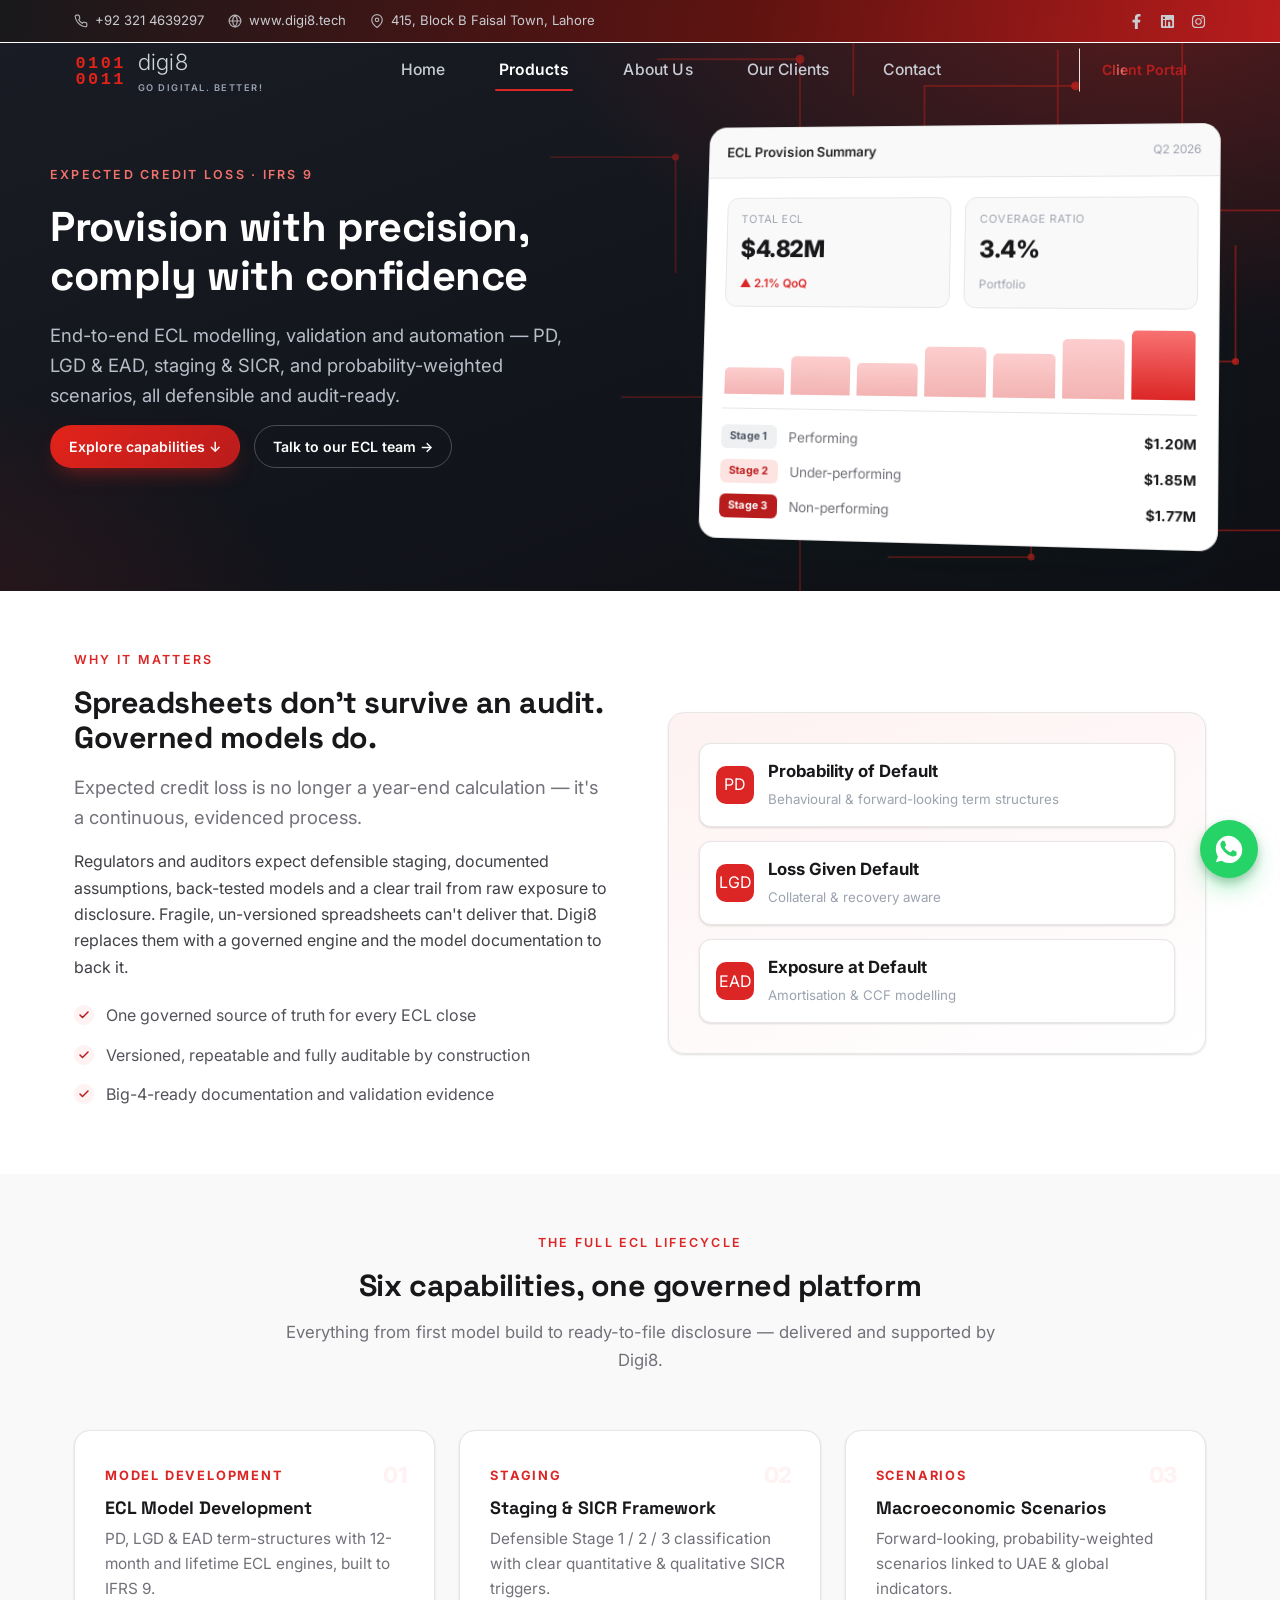
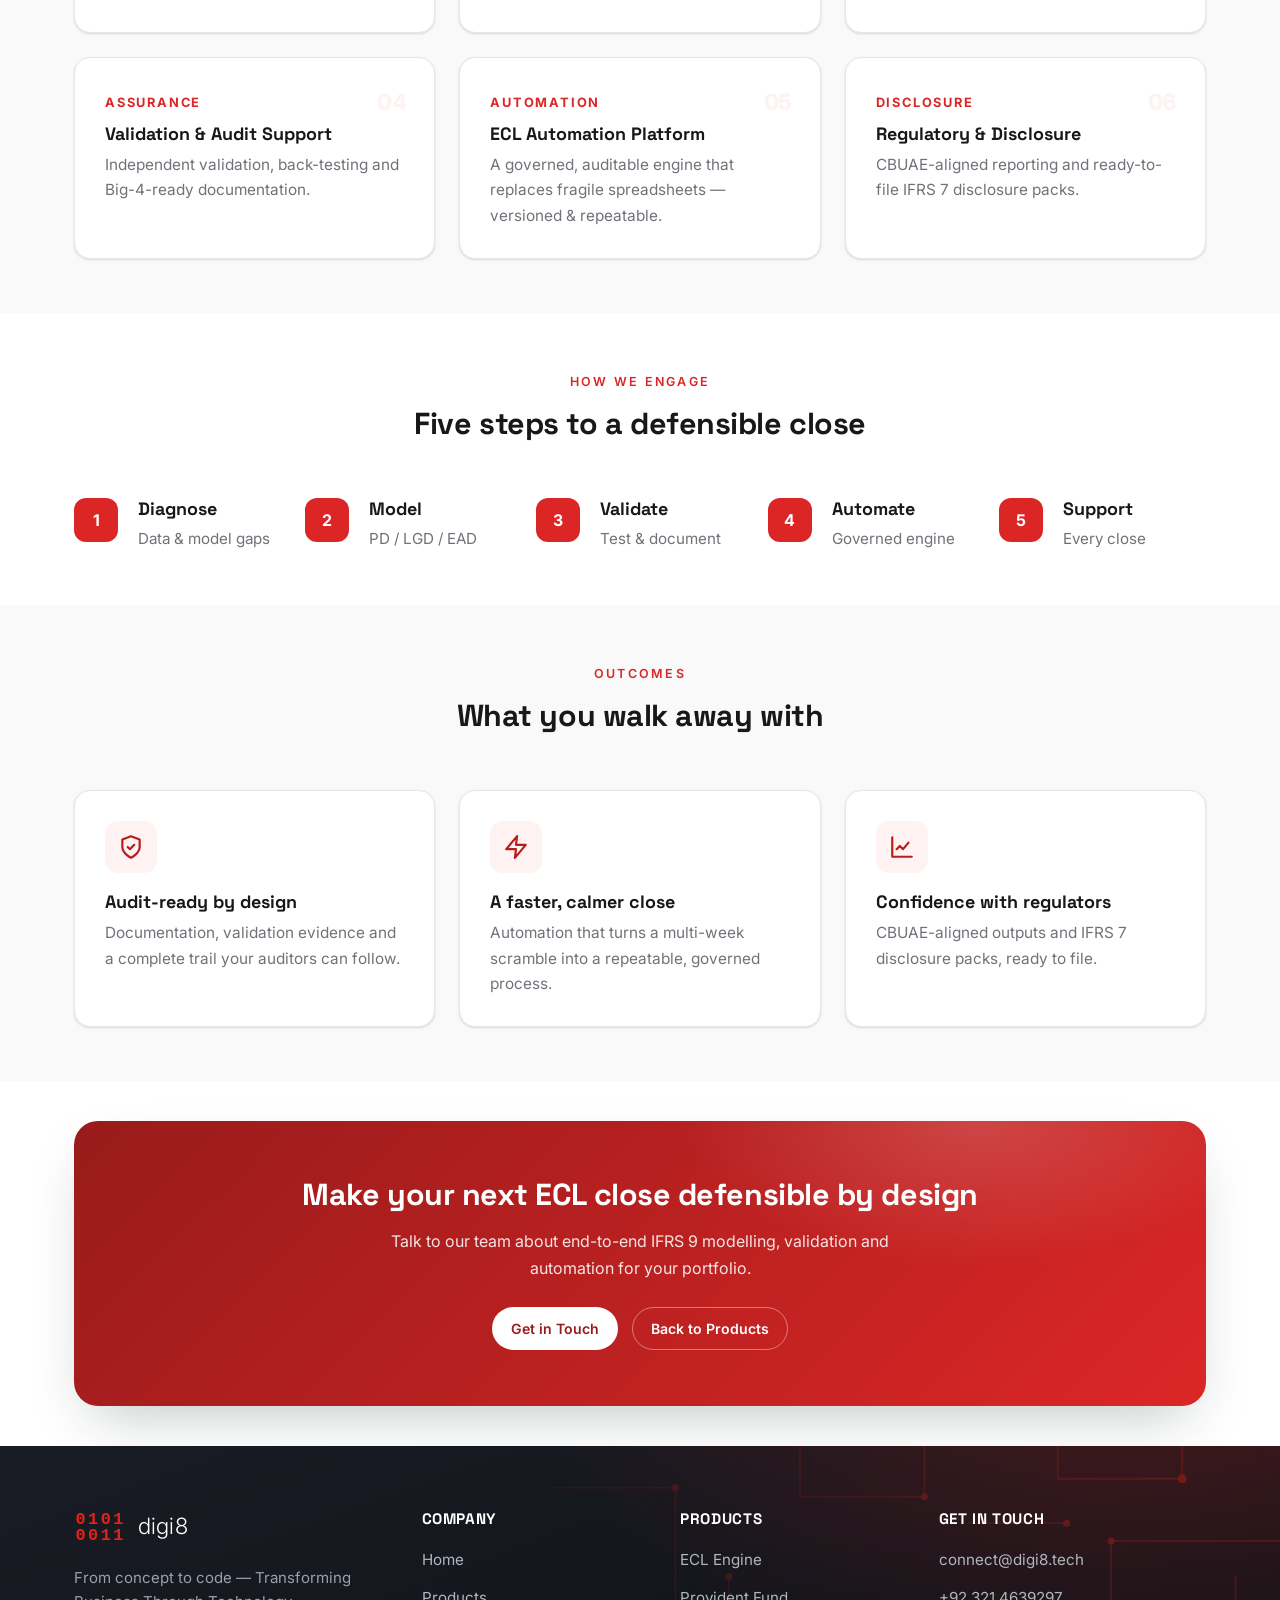
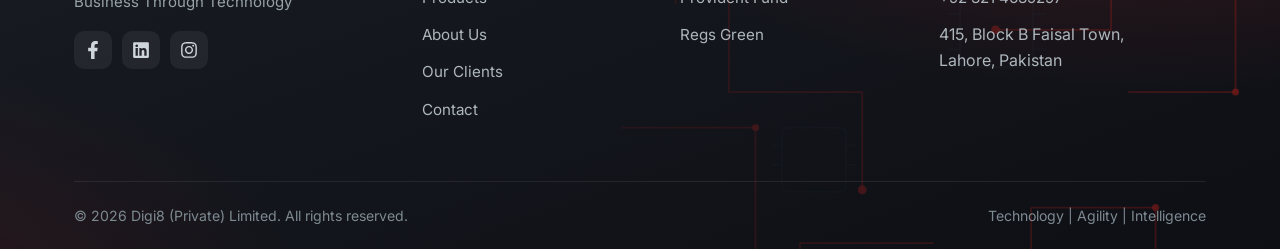
<file: products/ecl/index.html>
﻿<!doctype html>
<html lang="en">
<head>
  <meta charset="UTF-8" />
  <link rel="icon" type="image/svg+xml" href="/assets/img/favicon.svg" />
  <meta name="viewport" content="width=device-width, initial-scale=1" />
  <title>ECL — Expected Credit Loss (IFRS 9) | Digi8</title>
  <meta name="description" content="Digi8 ECL: end-to-end IFRS 9 expected credit loss modelling, validation and automation for banks, finance companies and NBFIs. PD, LGD, EAD, staging & SICR, macro scenarios, CBUAE-aligned disclosure." />
  <link rel="preconnect" href="https://fonts.googleapis.com" />
  <link rel="preconnect" href="https://fonts.gstatic.com" crossorigin />
  <link rel="stylesheet" href="https://fonts.googleapis.com/css2?family=Inter:wght@300;400;500;600;700&family=Space+Grotesk:wght@500;600;700&family=Playfair+Display:ital,wght@1,500;1,600&display=swap" />
  <link rel="stylesheet" href="/assets/css/styles.css?v=93" />
  <style>
    /* ECL product-page specifics (built on the shared red + charcoal theme) */
    .product-hero { position: relative; overflow: hidden; background:
        radial-gradient(900px 480px at 88% -10%, rgba(226,35,26,.22), transparent 60%),
        radial-gradient(700px 420px at -5% 110%, rgba(226,35,26,.10), transparent 55%),
        var(--ink-900); color: #d7d5d8; padding: 84px 0 76px; }
    .product-hero .container { position: relative; z-index: 1; }
    .product-hero .eyebrow { color: var(--emerald-500); }
    .product-hero .audience { font-size: .82rem; letter-spacing: .16em; text-transform: uppercase; color: var(--ink-300); font-weight: 600; margin-bottom: 18px; }
    .product-hero h1 { color: #fff; max-width: 16ch; margin-bottom: 22px; }
    .product-hero h1 em { font-family: "Playfair Display", Georgia, serif; font-style: italic; font-weight: 500; color: var(--emerald-500); }
    .product-hero__lead { font-size: 1.12rem; color: #c2c0c5; max-width: 620px; margin-bottom: 30px; }
    .product-hero__actions { display: flex; flex-wrap: wrap; gap: 14px; }
    .product-hero__meta { display: flex; gap: 36px; flex-wrap: wrap; margin-top: 40px; padding-top: 28px; border-top: 1px solid rgba(255,255,255,.12); }
    .product-hero__meta div strong { display: block; color: #fff; font-size: 1.05rem; font-weight: 600; }
    .product-hero__meta div span { color: var(--ink-300); font-size: .85rem; }

    .cap-card { position: relative; padding-top: 34px; }
    .cap-num { position: absolute; top: 26px; right: 28px; font-size: 1.4rem; font-weight: 800; color: var(--emerald-50); letter-spacing: -.02em; }
    .cap-card .k { font-size: .8rem; font-weight: 700; letter-spacing: .14em; text-transform: uppercase; color: var(--emerald-600); display: block; margin-bottom: 10px; }
  </style>
</head>
<body class="home">

  <div class="topbar">
    <div class="container topbar__inner">
      <div class="topbar__left">
        <a class="topbar__phone" href="tel:+923214639297"><svg viewBox="0 0 24 24" fill="none" stroke="currentColor" stroke-width="2" stroke-linecap="round" stroke-linejoin="round"><path d="M22 16.92v3a2 2 0 0 1-2.18 2 19.79 19.79 0 0 1-8.63-3.07 19.5 19.5 0 0 1-6-6 19.79 19.79 0 0 1-3.07-8.63A2 2 0 0 1 4.11 2h3a2 2 0 0 1 2 1.72c.13.96.36 1.9.7 2.81a2 2 0 0 1-.45 2.11L8.09 9.91a16 16 0 0 0 6 6l1.27-1.27a2 2 0 0 1 2.11-.45c.91.34 1.85.57 2.81.7A2 2 0 0 1 22 16.92z"/></svg>+92 321 4639297</a>
        <a class="topbar__site" href="https://digi8.tech" target="_blank" rel="noopener"><svg viewBox="0 0 24 24" fill="none" stroke="currentColor" stroke-width="2" stroke-linecap="round" stroke-linejoin="round"><circle cx="12" cy="12" r="10"/><path d="M2 12h20"/><path d="M12 2a15.3 15.3 0 0 1 4 10 15.3 15.3 0 0 1-4 10 15.3 15.3 0 0 1-4-10 15.3 15.3 0 0 1 4-10z"/></svg>www.digi8.tech</a>
        <span class="topbar__addr"><svg viewBox="0 0 24 24" fill="none" stroke="currentColor" stroke-width="2" stroke-linecap="round" stroke-linejoin="round"><path d="M21 10c0 7-9 13-9 13s-9-6-9-13a9 9 0 0 1 18 0z"/><circle cx="12" cy="10" r="3"/></svg>415, Block B Faisal Town, Lahore</span>
      </div>
      <div class="topbar__social">
        <a href="https://www.facebook.com/p/Digi8-61577698963574/" target="_blank" rel="noopener" aria-label="Facebook"><svg viewBox="0 0 320 512" fill="currentColor"><path d="M279.14 288l14.22-92.66h-88.91v-60.13c0-25.35 12.42-50.06 52.24-50.06h40.42V6.26S260.43 0 225.36 0c-73.22 0-121.08 44.38-121.08 124.72v70.62H22.89V288h81.39v224h100.17V288z"/></svg></a>
        <a href="https://pk.linkedin.com/company/digi8-private-limited" target="_blank" rel="noopener" aria-label="LinkedIn"><svg viewBox="0 0 448 512" fill="currentColor"><path d="M416 32H31.9C14.3 32 0 46.5 0 64.3v383.4C0 465.5 14.3 480 31.9 480H416c17.6 0 32-14.5 32-32.3V64.3c0-17.8-14.4-32.3-32-32.3zM135.4 416H69V202.2h66.5V416zm-33.2-243c-21.3 0-38.5-17.3-38.5-38.5S80.9 96 102.2 96c21.2 0 38.5 17.3 38.5 38.5 0 21.3-17.2 38.5-38.5 38.5zm282.1 243h-66.4V312c0-24.8-.5-56.7-34.5-56.7-34.6 0-39.9 27-39.9 54.9V416h-66.4V202.2h63.7v29.2h.9c8.9-16.8 30.6-34.5 62.9-34.5 67.2 0 79.7 44.3 79.7 101.9V416z"/></svg></a>
        <a href="https://www.instagram.com/digi8.tech" target="_blank" rel="noopener" aria-label="Instagram"><svg viewBox="0 0 448 512" fill="currentColor"><path d="M224.1 141c-63.6 0-114.9 51.3-114.9 114.9s51.3 114.9 114.9 114.9S339 319.5 339 255.9 287.7 141 224.1 141zm0 189.6c-41.1 0-74.7-33.5-74.7-74.7s33.5-74.7 74.7-74.7 74.7 33.5 74.7 74.7-33.6 74.7-74.7 74.7zm146.4-194.3c0 14.9-12 26.8-26.8 26.8-14.9 0-26.8-12-26.8-26.8s12-26.8 26.8-26.8 26.8 12 26.8 26.8zm76.1 27.2c-1.7-35.9-9.9-67.7-36.2-93.9-26.2-26.2-58-34.4-93.9-36.2-37-2.1-147.9-2.1-184.9 0-35.8 1.7-67.6 9.9-93.9 36.1s-34.4 58-36.2 93.9c-2.1 37-2.1 147.9 0 184.9 1.7 35.9 9.9 67.7 36.2 93.9s58 34.4 93.9 36.2c37 2.1 147.9 2.1 184.9 0 35.9-1.7 67.7-9.9 93.9-36.2 26.2-26.2 34.4-58 36.2-93.9 2.1-37 2.1-147.8 0-184.8zM398.8 388c-7.8 19.6-22.9 34.7-42.6 42.6-29.5 11.7-99.5 9-132.1 9s-102.7 2.6-132.1-9c-19.6-7.8-34.7-22.9-42.6-42.6-11.7-29.5-9-99.5-9-132.1s-2.6-102.7 9-132.1c7.8-19.6 22.9-34.7 42.6-42.6 29.5-11.7 99.5-9 132.1-9s102.7-2.6 132.1 9c19.6 7.8 34.7 22.9 42.6 42.6 11.7 29.5 9 99.5 9 132.1s2.7 102.7-9 132.1z"/></svg></a>
      </div>
    </div>
  </div>
  <header class="site-header">
    <div class="container site-header__inner">
      <a class="brand" href="/index.html" aria-label="Digi8 home">
        <img class="brand__mark" src="/assets/img/digi8-binary.svg" alt="" width="66" height="40" />
        <span class="brand__name"><span class="brand-shine">digi8</span><small>Go Digital. Better!</small></span>
      </a>
      <nav class="nav" id="primary-nav" aria-label="Primary">
        <a href="/index.html">Home</a>
        <a href="/products/index.html" class="is-active" aria-current="page">Products</a>
        <a href="/about/index.html">About Us</a>
        <a href="/clients/index.html">Our Clients</a>
        <a href="/contact/index.html">Contact</a>
      </nav>
      <div class="header-cta">
        <a class="btn btn-primary btn-portal" href="/odoo/#odoo-form-section"><span class="btn-shine">Client Portal</span></a>
        <button class="nav-toggle" type="button" aria-controls="primary-nav" aria-expanded="false" aria-label="Toggle menu"><span></span></button>
      </div>
    </div>
  </header>

  <!-- Hero -->
  <section class="hero">
    <div class="container hero__grid">
      <div class="hero__copy">
        <span class="eyebrow">Expected Credit Loss · IFRS 9</span>
        <h1>Provision with precision, comply with confidence</h1>
        <p class="hero__lead">End-to-end ECL modelling, validation and automation — PD, LGD &amp; EAD, staging &amp; SICR, and probability-weighted scenarios, all defensible and audit-ready.</p>
        <div class="hero__actions">
          <a class="btn btn-primary" href="#capabilities">Explore capabilities ↓</a>
          <a class="btn btn-ghost" href="/contact/index.html">Talk to our ECL team →</a>
        </div>
      </div>

      <div class="hero__visual" aria-hidden="true">
        <div class="hero__float">
          <div class="ui-card hero-media-3d">
            <div class="ui-card__bar"><b>ECL Provision Summary</b><em>Q2 2026</em></div>
            <div class="ui-card__body">
              <div class="ui-kpis">
                <div class="ui-kpi"><small>Total ECL</small><strong>$4.82M</strong><span class="delta">▲ 2.1% QoQ</span></div>
                <div class="ui-kpi"><small>Coverage ratio</small><strong>3.4%</strong><span class="muted">Portfolio</span></div>
              </div>
              <div class="ui-chart">
                <i style="height:38%"></i><i style="height:55%"></i><i style="height:47%"></i>
                <i style="height:70%"></i><i style="height:62%"></i><i style="height:84%"></i>
                <i class="hi" style="height:96%"></i>
              </div>
              <div class="ui-rows">
                <div class="ui-row"><span class="tag s1">Stage 1</span><i>Performing</i><b>$1.20M</b></div>
                <div class="ui-row"><span class="tag s2">Stage 2</span><i>Under-performing</i><b>$1.85M</b></div>
                <div class="ui-row"><span class="tag s3">Stage 3</span><i>Non-performing</i><b>$1.77M</b></div>
              </div>
            </div>
          </div>
        </div>
      </div>
    </div>
  </section>

  <!-- Problem / value -->
  <section class="section">
    <div class="container split">
      <div class="reveal">
        <span class="eyebrow">Why it matters</span>
        <h2>Spreadsheets don't survive an audit. Governed models do.</h2>
        <p class="lead">Expected credit loss is no longer a year-end calculation — it's a continuous, evidenced process.</p>
        <p>Regulators and auditors expect defensible staging, documented assumptions, back-tested models and a clear trail from raw exposure to disclosure. Fragile, un-versioned spreadsheets can't deliver that. Digi8 replaces them with a governed engine and the model documentation to back it.</p>
        <ul class="check-list">
          <li>One governed source of truth for every ECL close</li>
          <li>Versioned, repeatable and fully auditable by construction</li>
          <li>Big-4-ready documentation and validation evidence</li>
        </ul>
      </div>
      <div class="split__media reveal" aria-hidden="true">
        <div class="metric-row"><span class="dot">PD</span><div><b>Probability of Default</b><small>Behavioural &amp; forward-looking term structures</small></div></div>
        <div class="metric-row"><span class="dot">LGD</span><div><b>Loss Given Default</b><small>Collateral &amp; recovery aware</small></div></div>
        <div class="metric-row"><span class="dot">EAD</span><div><b>Exposure at Default</b><small>Amortisation &amp; CCF modelling</small></div></div>
      </div>
    </div>
  </section>

  <!-- Capabilities -->
  <section class="section section--soft" id="capabilities">
    <div class="container">
      <div class="section-head reveal">
        <span class="eyebrow">The full ECL lifecycle</span>
        <h2>Six capabilities, one governed platform</h2>
        <p>Everything from first model build to ready-to-file disclosure — delivered and supported by Digi8.</p>
      </div>

      <div class="grid grid-3">
        <article class="card cap-card reveal">
          <span class="cap-num">01</span>
          <span class="k">Model Development</span>
          <h3>ECL Model Development</h3>
          <p>PD, LGD &amp; EAD term-structures with 12-month and lifetime ECL engines, built to IFRS 9.</p>
        </article>
        <article class="card cap-card reveal">
          <span class="cap-num">02</span>
          <span class="k">Staging</span>
          <h3>Staging &amp; SICR Framework</h3>
          <p>Defensible Stage 1 / 2 / 3 classification with clear quantitative &amp; qualitative SICR triggers.</p>
        </article>
        <article class="card cap-card reveal">
          <span class="cap-num">03</span>
          <span class="k">Scenarios</span>
          <h3>Macroeconomic Scenarios</h3>
          <p>Forward-looking, probability-weighted scenarios linked to UAE &amp; global indicators.</p>
        </article>
        <article class="card cap-card reveal">
          <span class="cap-num">04</span>
          <span class="k">Assurance</span>
          <h3>Validation &amp; Audit Support</h3>
          <p>Independent validation, back-testing and Big-4-ready documentation.</p>
        </article>
        <article class="card cap-card reveal">
          <span class="cap-num">05</span>
          <span class="k">Automation</span>
          <h3>ECL Automation Platform</h3>
          <p>A governed, auditable engine that replaces fragile spreadsheets — versioned &amp; repeatable.</p>
        </article>
        <article class="card cap-card reveal">
          <span class="cap-num">06</span>
          <span class="k">Disclosure</span>
          <h3>Regulatory &amp; Disclosure</h3>
          <p>CBUAE-aligned reporting and ready-to-file IFRS 7 disclosure packs.</p>
        </article>
      </div>
    </div>
  </section>

  <!-- How we engage -->
  <section class="section">
    <div class="container">
      <div class="section-head reveal">
        <span class="eyebrow">How we engage</span>
        <h2>Five steps to a defensible close</h2>
      </div>
      <div class="grid grid-4 steps" style="grid-template-columns:repeat(5,1fr)">
        <div class="step reveal"><h3>Diagnose</h3><p>Data &amp; model gaps</p></div>
        <div class="step reveal"><h3>Model</h3><p>PD / LGD / EAD</p></div>
        <div class="step reveal"><h3>Validate</h3><p>Test &amp; document</p></div>
        <div class="step reveal"><h3>Automate</h3><p>Governed engine</p></div>
        <div class="step reveal"><h3>Support</h3><p>Every close</p></div>
      </div>
    </div>
  </section>

  <!-- Outcomes -->
  <section class="section section--soft">
    <div class="container">
      <div class="section-head reveal">
        <span class="eyebrow">Outcomes</span>
        <h2>What you walk away with</h2>
      </div>
      <div class="grid grid-3">
        <div class="card reveal">
          <div class="card__icon"><svg viewBox="0 0 24 24" fill="none" stroke="currentColor" stroke-width="2" stroke-linecap="round" stroke-linejoin="round"><path d="M12 22s8-4 8-10V5l-8-3-8 3v7c0 6 8 10 8 10z"/><path d="m9 12 2 2 4-4"/></svg></div>
          <h3>Audit-ready by design</h3>
          <p>Documentation, validation evidence and a complete trail your auditors can follow.</p>
        </div>
        <div class="card reveal">
          <div class="card__icon"><svg viewBox="0 0 24 24" fill="none" stroke="currentColor" stroke-width="2" stroke-linecap="round" stroke-linejoin="round"><path d="M13 2 3 14h9l-1 8 10-12h-9l1-8z"/></svg></div>
          <h3>A faster, calmer close</h3>
          <p>Automation that turns a multi-week scramble into a repeatable, governed process.</p>
        </div>
        <div class="card reveal">
          <div class="card__icon"><svg viewBox="0 0 24 24" fill="none" stroke="currentColor" stroke-width="2" stroke-linecap="round" stroke-linejoin="round"><path d="M3 3v18h18"/><path d="M7 14l3-3 3 3 5-6"/></svg></div>
          <h3>Confidence with regulators</h3>
          <p>CBUAE-aligned outputs and IFRS 7 disclosure packs, ready to file.</p>
        </div>
      </div>
    </div>
  </section>

  <!-- CTA -->
  <section class="section section--tight">
    <div class="container">
      <div class="cta-band reveal">
        <h2>Make your next ECL close defensible by design</h2>
        <p>Talk to our team about end-to-end IFRS 9 modelling, validation and automation for your portfolio.</p>
        <div class="btn-row">
          <a class="btn btn-light" href="/contact/index.html">Get in Touch</a>
          <a class="btn btn-outline-light" href="/products/index.html">Back to Products</a>
        </div>
      </div>
    </div>
  </section>

  <!-- Footer -->
  <footer class="site-footer">
    <div class="container">
      <div class="footer-grid">
        <div>
          <a class="brand" href="/index.html"><img class="brand__mark" src="/assets/img/digi8-binary.svg" alt="" width="66" height="40" /><span class="brand__name">digi8</span></a>
          <p style="margin-top:16px">From concept to code — Transforming Business Through Technology</p>
          <div class="footer-social">
            <a href="https://www.facebook.com/p/Digi8-61577698963574/" target="_blank" rel="noopener" aria-label="Facebook"><svg width="18" height="18" viewBox="0 0 320 512" fill="currentColor"><path d="M279.14 288l14.22-92.66h-88.91v-60.13c0-25.35 12.42-50.06 52.24-50.06h40.42V6.26S260.43 0 225.36 0c-73.22 0-121.08 44.38-121.08 124.72v70.62H22.89V288h81.39v224h100.17V288z"/></svg></a>
            <a href="https://pk.linkedin.com/company/digi8-private-limited" target="_blank" rel="noopener" aria-label="LinkedIn"><svg width="18" height="18" viewBox="0 0 448 512" fill="currentColor"><path d="M416 32H31.9C14.3 32 0 46.5 0 64.3v383.4C0 465.5 14.3 480 31.9 480H416c17.6 0 32-14.5 32-32.3V64.3c0-17.8-14.4-32.3-32-32.3zM135.4 416H69V202.2h66.5V416zm-33.2-243c-21.3 0-38.5-17.3-38.5-38.5S80.9 96 102.2 96c21.2 0 38.5 17.3 38.5 38.5 0 21.3-17.2 38.5-38.5 38.5zm282.1 243h-66.4V312c0-24.8-.5-56.7-34.5-56.7-34.6 0-39.9 27-39.9 54.9V416h-66.4V202.2h63.7v29.2h.9c8.9-16.8 30.6-34.5 62.9-34.5 67.2 0 79.7 44.3 79.7 101.9V416z"/></svg></a>
            <a href="https://www.instagram.com/digi8.tech" target="_blank" rel="noopener" aria-label="Instagram"><svg width="18" height="18" viewBox="0 0 448 512" fill="currentColor"><path d="M224.1 141c-63.6 0-114.9 51.3-114.9 114.9s51.3 114.9 114.9 114.9S339 319.5 339 255.9 287.7 141 224.1 141zm0 189.6c-41.1 0-74.7-33.5-74.7-74.7s33.5-74.7 74.7-74.7 74.7 33.5 74.7 74.7-33.6 74.7-74.7 74.7zm146.4-194.3c0 14.9-12 26.8-26.8 26.8-14.9 0-26.8-12-26.8-26.8s12-26.8 26.8-26.8 26.8 12 26.8 26.8zm76.1 27.2c-1.7-35.9-9.9-67.7-36.2-93.9-26.2-26.2-58-34.4-93.9-36.2-37-2.1-147.9-2.1-184.9 0-35.8 1.7-67.6 9.9-93.9 36.1s-34.4 58-36.2 93.9c-2.1 37-2.1 147.9 0 184.9 1.7 35.9 9.9 67.7 36.2 93.9s58 34.4 93.9 36.2c37 2.1 147.9 2.1 184.9 0 35.9-1.7 67.7-9.9 93.9-36.2 26.2-26.2 34.4-58 36.2-93.9 2.1-37 2.1-147.8 0-184.8zM398.8 388c-7.8 19.6-22.9 34.7-42.6 42.6-29.5 11.7-99.5 9-132.1 9s-102.7 2.6-132.1-9c-19.6-7.8-34.7-22.9-42.6-42.6-11.7-29.5-9-99.5-9-132.1s-2.6-102.7 9-132.1c7.8-19.6 22.9-34.7 42.6-42.6 29.5-11.7 99.5-9 132.1-9s102.7-2.6 132.1 9c19.6 7.8 34.7 22.9 42.6 42.6 11.7 29.5 9 99.5 9 132.1s2.7 102.7-9 132.1z"/></svg></a>
          </div>
        </div>
        <div class="footer-col">
          <h4>Company</h4>
          <ul>
            <li><a href="/index.html">Home</a></li>
            <li><a href="/products/index.html">Products</a></li>
            <li><a href="/about/index.html">About Us</a></li>
            <li><a href="/clients/index.html">Our Clients</a></li>
            <li><a href="/contact/index.html">Contact</a></li>
          </ul>
        </div>
        <div class="footer-col">
          <h4>Products</h4>
          <ul>
            <li><a href="/products/ecl/index.html">ECL Engine</a></li>
            <li><a href="/products/pf/index.html">Provident Fund</a></li>
            <li><a href="https://www.regs.green" target="_blank" rel="noopener">Regs Green</a></li>
          </ul>
        </div>
        <div class="footer-col">
          <h4>Get in touch</h4>
          <ul>
            <li><a href="mailto:connect@digi8.tech">connect@digi8.tech</a></li>
            <li><a href="https://wa.me/923214639297" target="_blank" rel="noopener">+92 321 4639297</a></li>
            <li>415, Block B Faisal Town,<br>Lahore, Pakistan</li>
          </ul>
        </div>
      </div>
      <div class="footer-bottom">
        <span>© 2026 Digi8 (Private) Limited. All rights reserved.</span>
        <span>Technology | Agility | Intelligence</span>
      </div>
    </div>
  </footer>

  <script src="/assets/js/main.js"></script>
  <!-- WhatsApp floating button -->
  <script>
    (function () {
      var h = document.querySelector(".site-header");
      if (!h) return;
      var toggle = function () { h.classList.toggle("is-scrolled", window.scrollY > 8); };
      toggle();
      window.addEventListener("scroll", toggle, { passive: true });
    })();
  </script>
  <a class="wa-fab" href="https://wa.me/923214639297" target="_blank" rel="noopener" aria-label="Chat with us on WhatsApp" title="Chat on WhatsApp">
    <svg viewBox="0 0 24 24" fill="currentColor" aria-hidden="true"><path d="M12.04 2C6.58 2 2.13 6.45 2.13 11.9c0 2.1.55 4.06 1.6 5.82L2 22l4.42-1.16a9.9 9.9 0 0 0 5.62 1.74h.01c5.46 0 9.9-4.45 9.9-9.9 0-2.65-1.03-5.14-2.9-7.01A9.82 9.82 0 0 0 12.04 2zm5.8 14.06c-.25.7-1.44 1.33-2 1.42-.53.08-1.2.11-1.94-.12-.45-.14-1.02-.33-1.76-.65-3.1-1.34-5.12-4.46-5.28-4.67-.15-.2-1.26-1.67-1.26-3.19 0-1.52.8-2.27 1.08-2.58.28-.31.61-.39.82-.39.2 0 .41 0 .59.01.19.01.44-.07.69.53.25.6.86 2.1.94 2.25.08.15.13.33.03.53-.1.2-.15.33-.3.5-.15.18-.31.4-.45.53-.15.15-.3.31-.13.6.17.3.76 1.25 1.63 2.02 1.12 1 2.07 1.31 2.36 1.46.3.15.47.13.64-.08.17-.2.74-.86.94-1.16.2-.3.4-.25.67-.15.27.1 1.72.81 2.01.96.3.15.5.22.57.35.07.12.07.72-.18 1.42z"/></svg>
  </a>
</body>
</html>
</file>
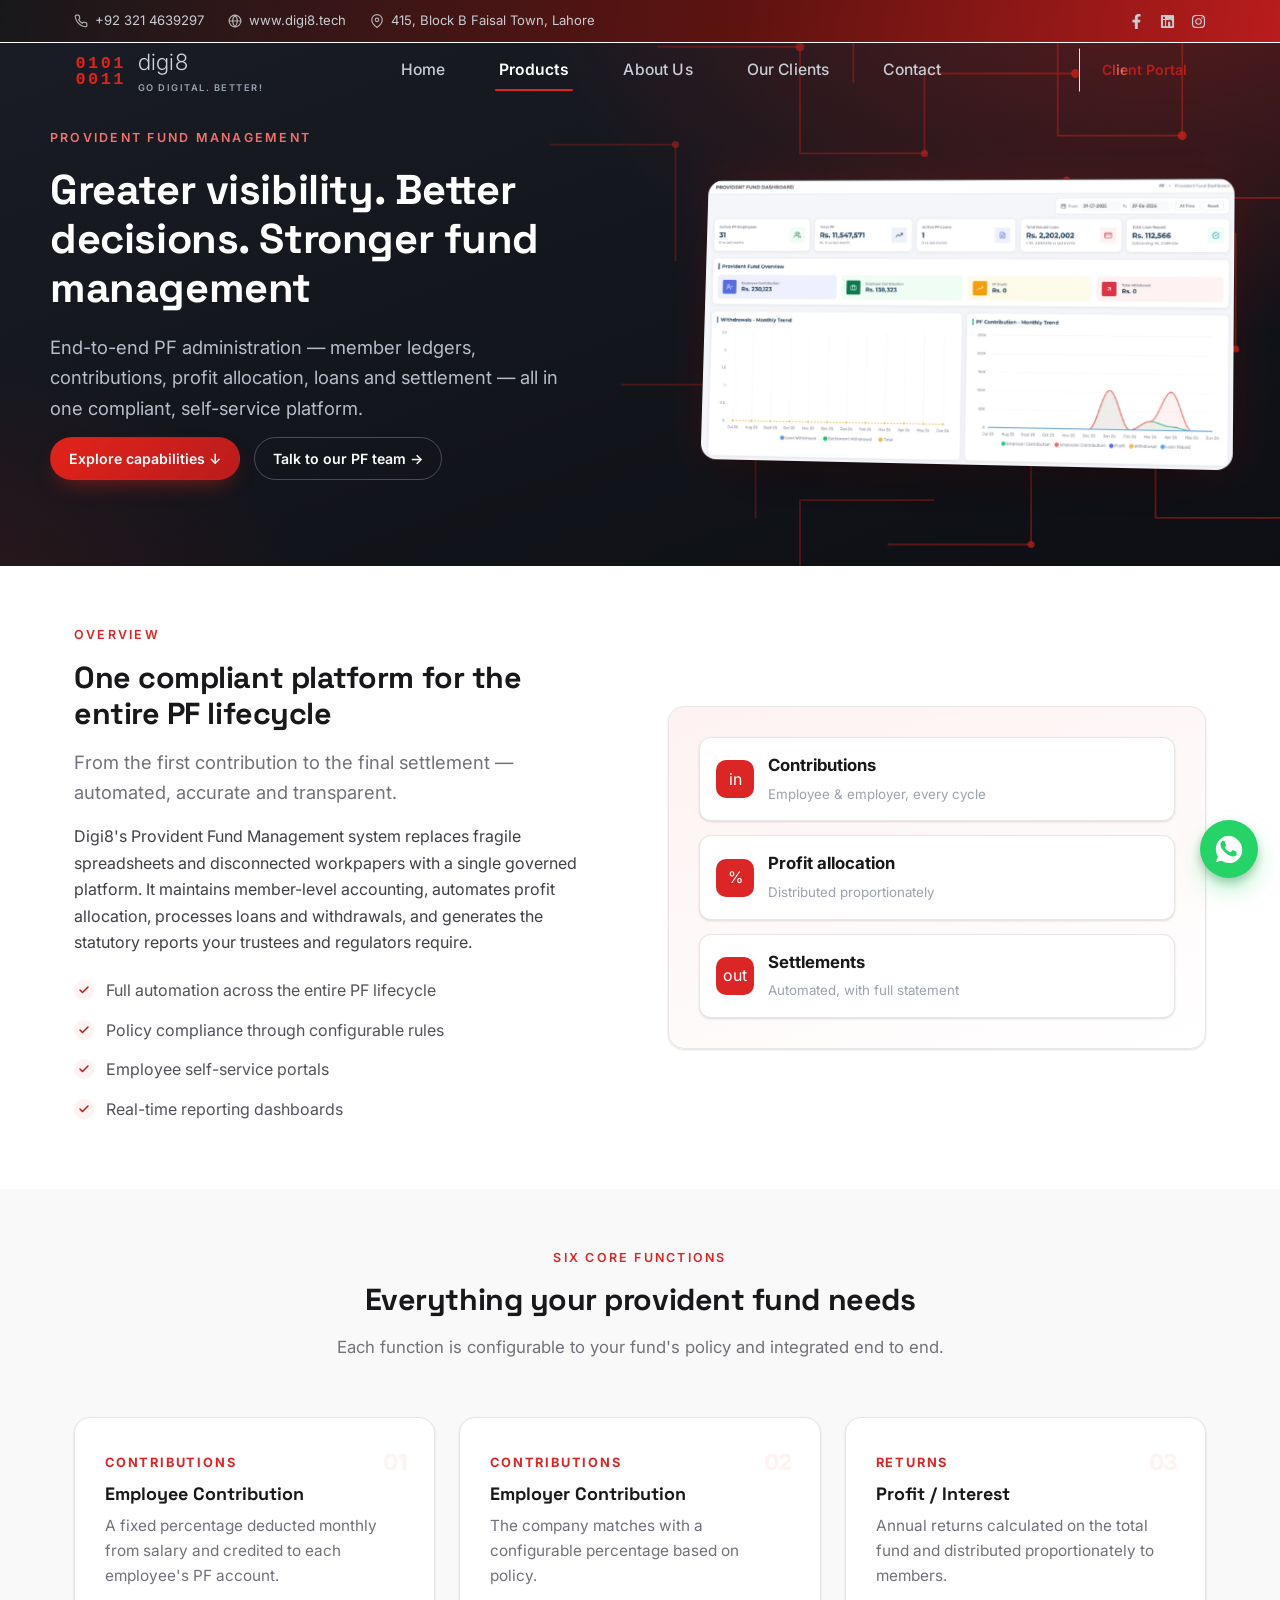
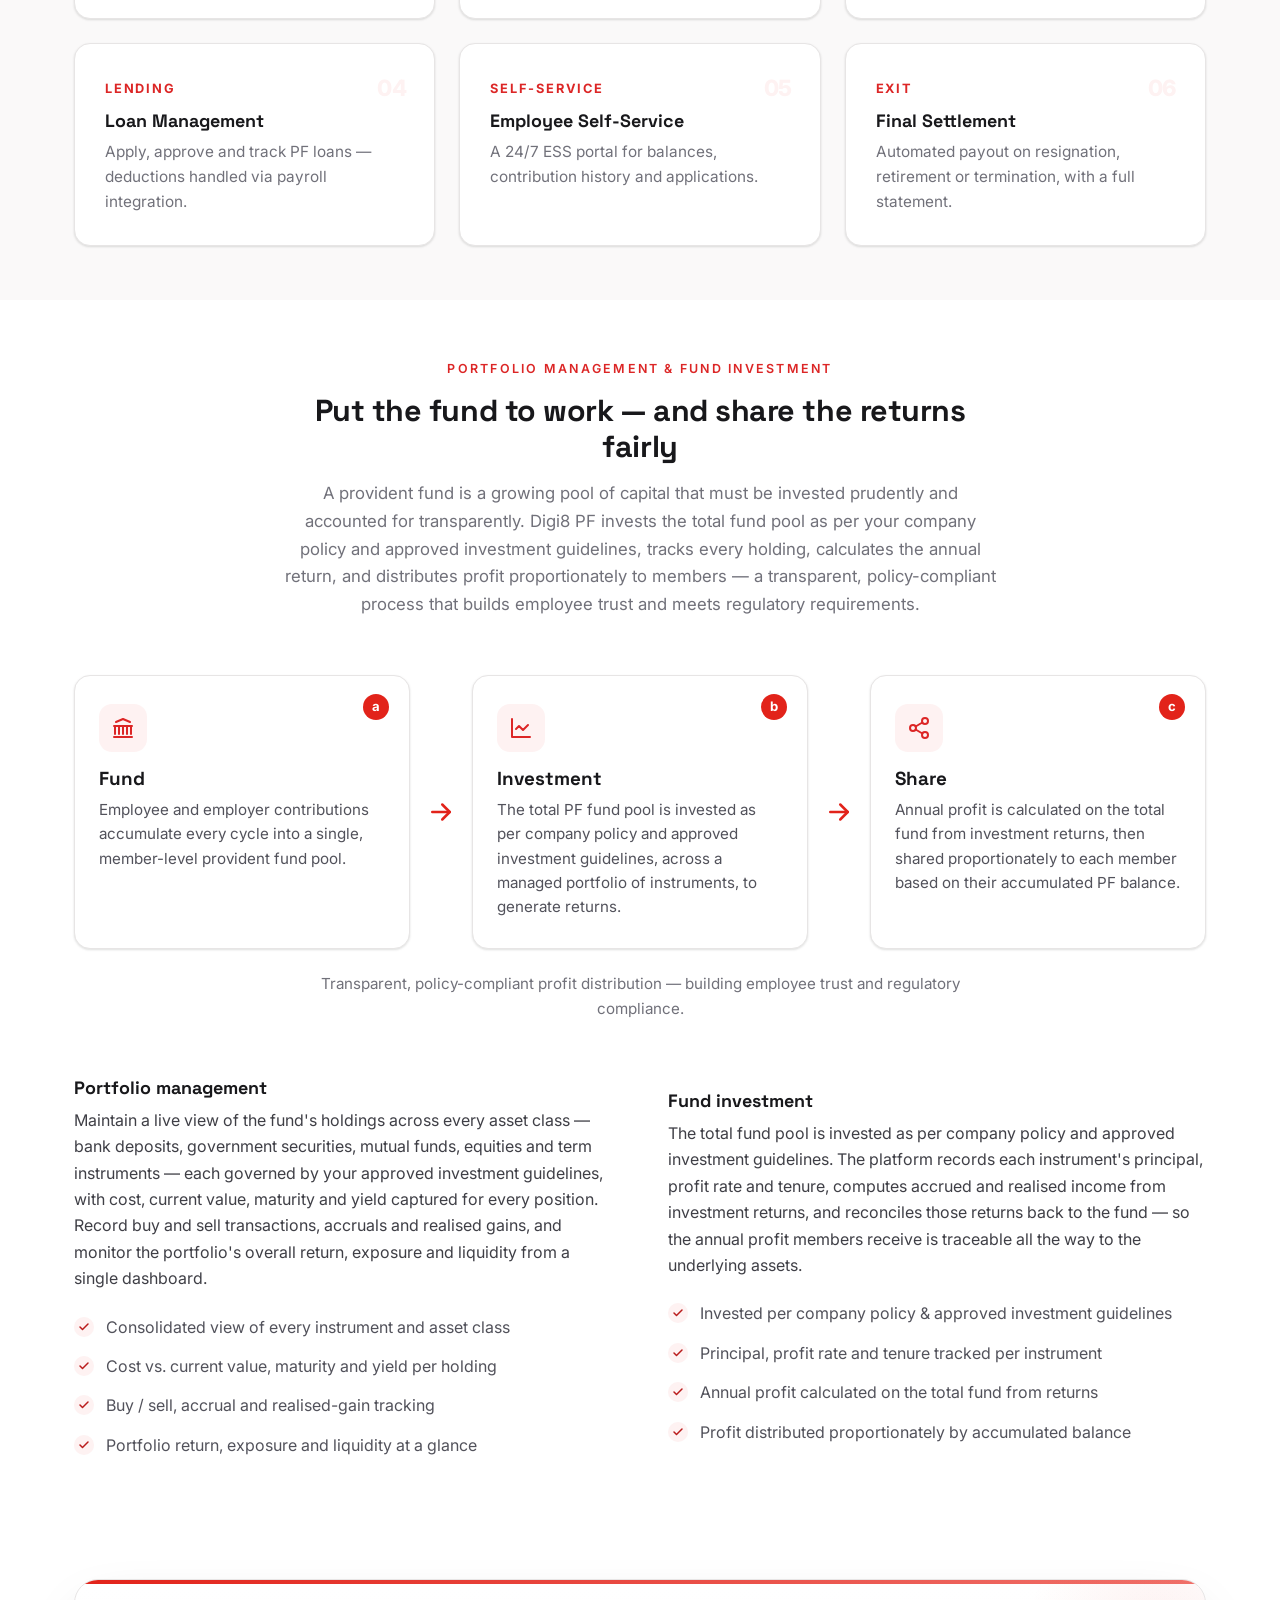
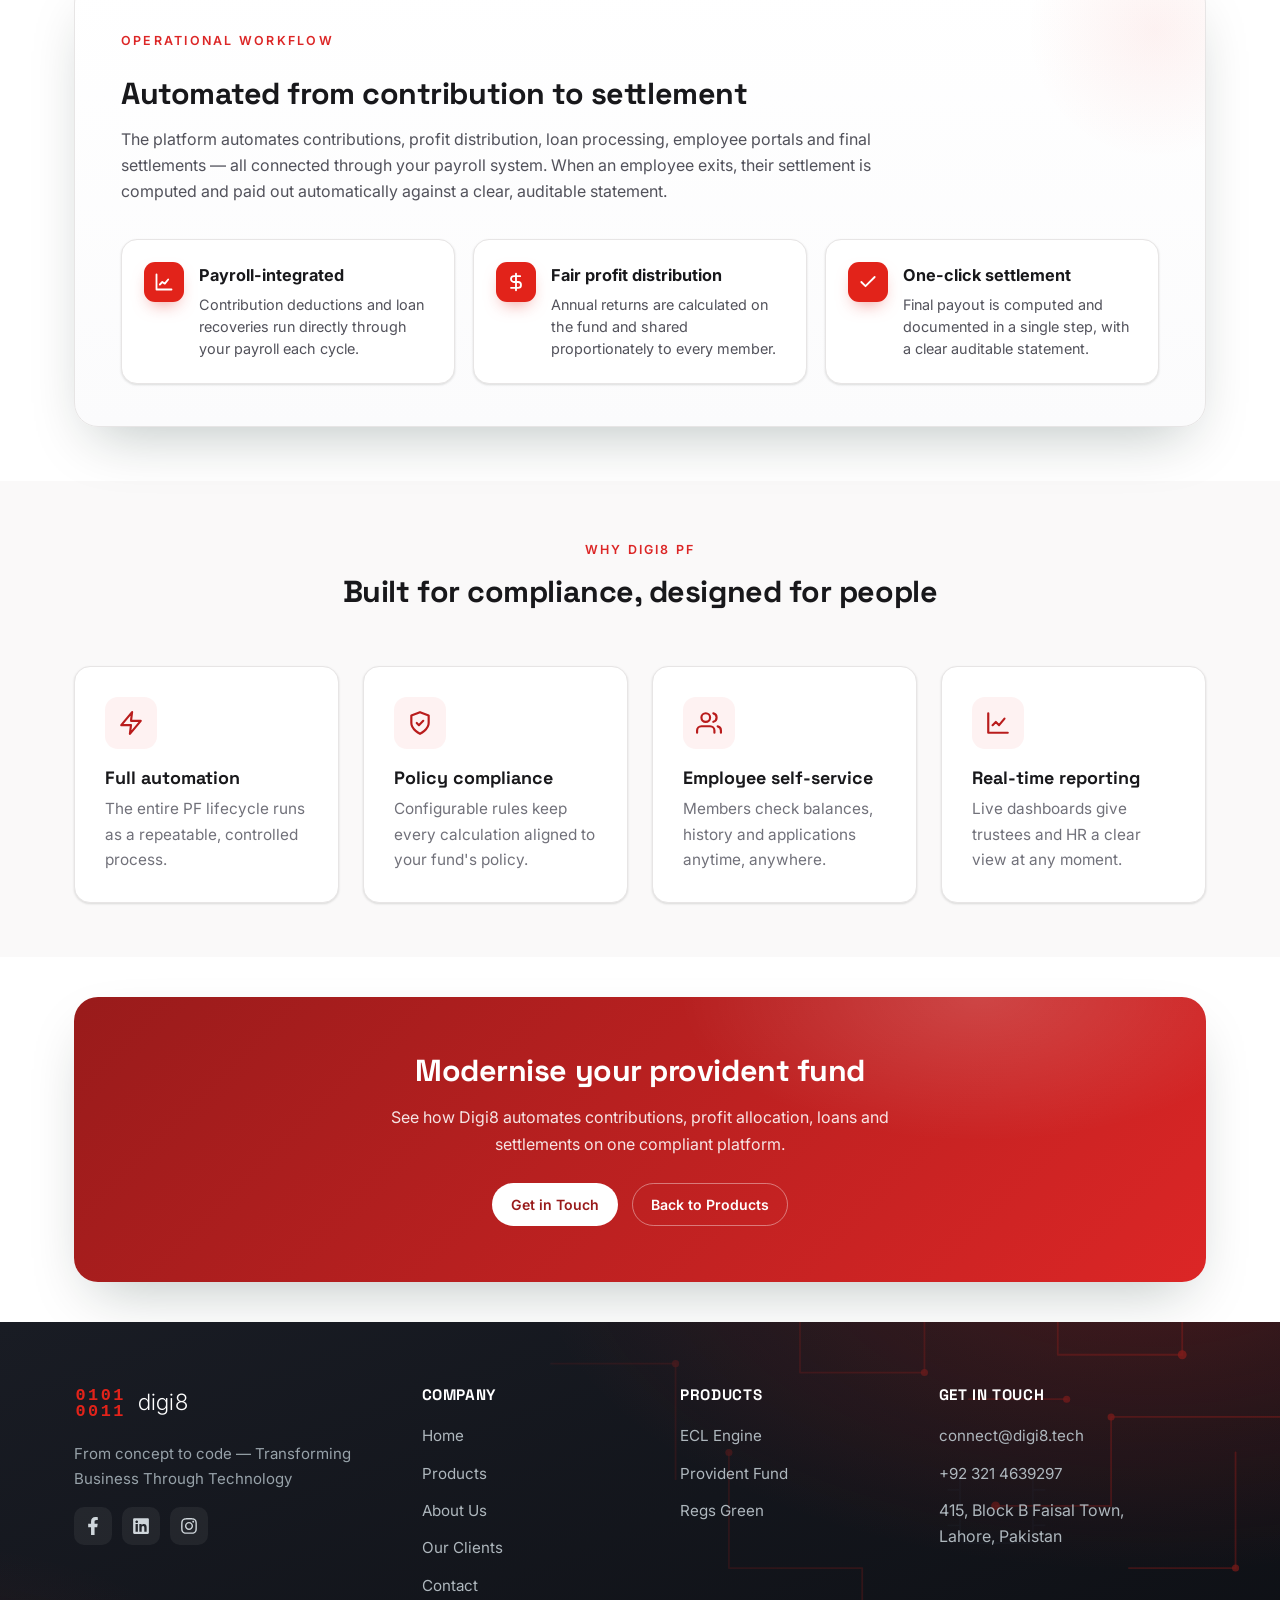
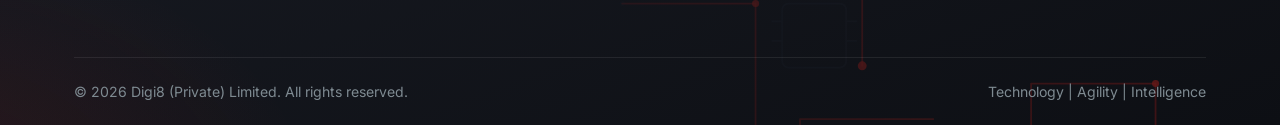
<file: products/pf/index.html>
﻿<!doctype html>
<html lang="en">
<head>
  <meta charset="UTF-8" />
  <link rel="icon" type="image/svg+xml" href="/assets/img/favicon.svg" />
  <meta name="viewport" content="width=device-width, initial-scale=1" />
  <title>PF — Provident Fund Management | Digi8</title>
  <meta name="description" content="Digi8 Provident Fund Management: end-to-end PF administration — member ledgers, employee & employer contributions, profit allocation, loan management, employee self-service and automated final settlement." />
  <link rel="preconnect" href="https://fonts.googleapis.com" />
  <link rel="preconnect" href="https://fonts.gstatic.com" crossorigin />
  <link rel="stylesheet" href="https://fonts.googleapis.com/css2?family=Inter:wght@300;400;500;600;700&family=Space+Grotesk:wght@500;600;700&family=Playfair+Display:ital,wght@1,500;1,600&display=swap" />
  <link rel="stylesheet" href="/assets/css/styles.css?v=93" />
  <style>
    /* Product-page specifics (shared red + charcoal theme) */
    .product-hero { position: relative; overflow: hidden; background:
        radial-gradient(900px 480px at 88% -10%, rgba(226,35,26,.22), transparent 60%),
        radial-gradient(700px 420px at -5% 110%, rgba(226,35,26,.10), transparent 55%),
        var(--ink-900); color: #d7d5d8; padding: 84px 0 76px; }
    .product-hero .container { position: relative; z-index: 1; }
    .product-hero .eyebrow { color: var(--emerald-500); }
    .product-hero .audience { font-size: .82rem; letter-spacing: .16em; text-transform: uppercase; color: var(--ink-300); font-weight: 600; margin-bottom: 18px; }
    .product-hero h1 { color: #fff; max-width: 18ch; margin-bottom: 22px; }
    .product-hero h1 em { font-family: "Playfair Display", Georgia, serif; font-style: italic; font-weight: 500; color: var(--emerald-500); }
    .product-hero__lead { font-size: 1.12rem; color: #c2c0c5; max-width: 640px; margin-bottom: 30px; }
    .product-hero__actions { display: flex; flex-wrap: wrap; gap: 14px; }
    .product-hero__meta { display: flex; gap: 36px; flex-wrap: wrap; margin-top: 40px; padding-top: 28px; border-top: 1px solid rgba(255,255,255,.12); }
    .product-hero__meta div strong { display: block; color: #fff; font-size: 1.05rem; font-weight: 600; }
    .product-hero__meta div span { color: var(--ink-300); font-size: .85rem; }

    .cap-card { position: relative; padding-top: 34px; }
    .cap-num { position: absolute; top: 26px; right: 28px; font-size: 1.4rem; font-weight: 800; color: var(--emerald-50); letter-spacing: -.02em; }
    .cap-card .k { font-size: .8rem; font-weight: 700; letter-spacing: .14em; text-transform: uppercase; color: var(--emerald-600); display: block; margin-bottom: 10px; }

    /* Settlement formula callout */
    .formula { background: var(--ink-900); color: #fff; border-radius: var(--radius); padding: 30px 32px; box-shadow: var(--shadow-lg); }
    .formula span { display: block; font-size: .78rem; letter-spacing: .14em; text-transform: uppercase; color: var(--emerald-400); font-weight: 600; margin-bottom: 14px; }
    .formula code { font-family: "Poppins", sans-serif; font-size: 1.12rem; line-height: 1.7; color: #fff; }
    .formula code b { color: var(--emerald-400); font-weight: 700; }
    .stack { display: flex; gap: 10px; flex-wrap: wrap; }
    .stack span { font-size: .85rem; font-weight: 600; color: var(--ink-700); background: #fff; border: 1px solid var(--line); border-radius: 999px; padding: 7px 16px; box-shadow: var(--shadow-sm); }

    /* Fund → Investment → Share flow */
    .pf-flow { display: grid; grid-template-columns: 1fr auto 1fr auto 1fr; align-items: stretch; gap: 16px; margin-top: 12px; }
    .pf-flow__step { position: relative; background: #fff; border: 1px solid var(--line); border-radius: var(--radius); padding: 28px 24px; box-shadow: var(--shadow-sm); }
    .pf-flow__badge { position: absolute; top: 18px; right: 20px; width: 26px; height: 26px; border-radius: 50%; background: var(--emerald-500); color: #fff; font-weight: 700; font-size: .82rem; display: grid; place-items: center; }
    .pf-flow__icon { width: 48px; height: 48px; border-radius: 13px; display: grid; place-items: center; background: var(--emerald-50); color: var(--emerald-600); margin-bottom: 16px; }
    .pf-flow__icon svg { width: 24px; height: 24px; }
    .pf-flow__step h3 { margin: 0 0 8px; font-size: 1.18rem; }
    .pf-flow__step p { margin: 0; color: var(--ink-600, #4b5563); font-size: .95rem; line-height: 1.6; }
    .pf-flow__arrow { display: grid; place-items: center; color: var(--emerald-500); }
    .pf-flow__arrow svg { width: 30px; height: 30px; }
    .pf-flow__note { text-align: center; margin: 22px auto 0; max-width: 720px; color: var(--ink-500, #6b7280); font-size: .95rem; }
    @media (max-width: 820px) {
      .pf-flow { grid-template-columns: 1fr; }
      .pf-flow__arrow { transform: rotate(90deg); padding: 4px 0; }
    }

    /* Operational-workflow card */
    .workflow-card { position: relative; overflow: hidden; background: linear-gradient(180deg, #ffffff 0%, #fbfbfc 100%);
      border: 1px solid var(--line); border-radius: 24px; box-shadow: var(--shadow-lg); padding: 46px 46px 42px; }
    .workflow-card::before { content: ""; position: absolute; top: 0; left: 0; right: 0; height: 4px;
      background: linear-gradient(90deg, var(--emerald-500), #f0726b); }
    .workflow-card::after { content: ""; position: absolute; right: -80px; top: -80px; width: 260px; height: 260px; border-radius: 50%;
      background: radial-gradient(circle, rgba(226,35,26,.06), transparent 70%); pointer-events: none; }
    .workflow-card__head { position: relative; max-width: 780px; }
    .workflow-card__head h2 { margin: 10px 0 14px; }
    .workflow-card__head p { color: var(--ink-600, #4b5563); margin: 0; }
    .workflow-grid { position: relative; display: grid; grid-template-columns: repeat(3, 1fr); gap: 18px; margin-top: 34px; }
    .workflow-item { display: flex; gap: 15px; align-items: flex-start; background: #fff; border: 1px solid var(--line);
      border-radius: 16px; padding: 22px; box-shadow: var(--shadow-sm); transition: transform .2s ease, box-shadow .2s ease; }
    .workflow-item:hover { transform: translateY(-3px); box-shadow: var(--shadow-md, 0 14px 30px -18px rgba(0,0,0,.28)); }
    .workflow-item__ic { flex: 0 0 auto; width: 40px; height: 40px; border-radius: 11px; display: grid; place-items: center;
      background: var(--emerald-500); color: #fff; box-shadow: 0 8px 18px -8px rgba(226,35,26,.6); }
    .workflow-item__ic svg { width: 20px; height: 20px; }
    .workflow-item b { display: block; font-size: 1.02rem; color: var(--ink-900); margin-bottom: 5px; }
    .workflow-item p { margin: 0; font-size: .9rem; color: var(--ink-600, #4b5563); line-height: 1.55; }
    @media (max-width: 820px) {
      .workflow-card { padding: 32px 22px 28px; border-radius: 20px; }
      .workflow-grid { grid-template-columns: 1fr; gap: 14px; }
    }
  </style>
</head>
<body class="home">

  <div class="topbar">
    <div class="container topbar__inner">
      <div class="topbar__left">
        <a class="topbar__phone" href="tel:+923214639297"><svg viewBox="0 0 24 24" fill="none" stroke="currentColor" stroke-width="2" stroke-linecap="round" stroke-linejoin="round"><path d="M22 16.92v3a2 2 0 0 1-2.18 2 19.79 19.79 0 0 1-8.63-3.07 19.5 19.5 0 0 1-6-6 19.79 19.79 0 0 1-3.07-8.63A2 2 0 0 1 4.11 2h3a2 2 0 0 1 2 1.72c.13.96.36 1.9.7 2.81a2 2 0 0 1-.45 2.11L8.09 9.91a16 16 0 0 0 6 6l1.27-1.27a2 2 0 0 1 2.11-.45c.91.34 1.85.57 2.81.7A2 2 0 0 1 22 16.92z"/></svg>+92 321 4639297</a>
        <a class="topbar__site" href="https://digi8.tech" target="_blank" rel="noopener"><svg viewBox="0 0 24 24" fill="none" stroke="currentColor" stroke-width="2" stroke-linecap="round" stroke-linejoin="round"><circle cx="12" cy="12" r="10"/><path d="M2 12h20"/><path d="M12 2a15.3 15.3 0 0 1 4 10 15.3 15.3 0 0 1-4 10 15.3 15.3 0 0 1-4-10 15.3 15.3 0 0 1 4-10z"/></svg>www.digi8.tech</a>
        <span class="topbar__addr"><svg viewBox="0 0 24 24" fill="none" stroke="currentColor" stroke-width="2" stroke-linecap="round" stroke-linejoin="round"><path d="M21 10c0 7-9 13-9 13s-9-6-9-13a9 9 0 0 1 18 0z"/><circle cx="12" cy="10" r="3"/></svg>415, Block B Faisal Town, Lahore</span>
      </div>
      <div class="topbar__social">
        <a href="https://www.facebook.com/p/Digi8-61577698963574/" target="_blank" rel="noopener" aria-label="Facebook"><svg viewBox="0 0 320 512" fill="currentColor"><path d="M279.14 288l14.22-92.66h-88.91v-60.13c0-25.35 12.42-50.06 52.24-50.06h40.42V6.26S260.43 0 225.36 0c-73.22 0-121.08 44.38-121.08 124.72v70.62H22.89V288h81.39v224h100.17V288z"/></svg></a>
        <a href="https://pk.linkedin.com/company/digi8-private-limited" target="_blank" rel="noopener" aria-label="LinkedIn"><svg viewBox="0 0 448 512" fill="currentColor"><path d="M416 32H31.9C14.3 32 0 46.5 0 64.3v383.4C0 465.5 14.3 480 31.9 480H416c17.6 0 32-14.5 32-32.3V64.3c0-17.8-14.4-32.3-32-32.3zM135.4 416H69V202.2h66.5V416zm-33.2-243c-21.3 0-38.5-17.3-38.5-38.5S80.9 96 102.2 96c21.2 0 38.5 17.3 38.5 38.5 0 21.3-17.2 38.5-38.5 38.5zm282.1 243h-66.4V312c0-24.8-.5-56.7-34.5-56.7-34.6 0-39.9 27-39.9 54.9V416h-66.4V202.2h63.7v29.2h.9c8.9-16.8 30.6-34.5 62.9-34.5 67.2 0 79.7 44.3 79.7 101.9V416z"/></svg></a>
        <a href="https://www.instagram.com/digi8.tech" target="_blank" rel="noopener" aria-label="Instagram"><svg viewBox="0 0 448 512" fill="currentColor"><path d="M224.1 141c-63.6 0-114.9 51.3-114.9 114.9s51.3 114.9 114.9 114.9S339 319.5 339 255.9 287.7 141 224.1 141zm0 189.6c-41.1 0-74.7-33.5-74.7-74.7s33.5-74.7 74.7-74.7 74.7 33.5 74.7 74.7-33.6 74.7-74.7 74.7zm146.4-194.3c0 14.9-12 26.8-26.8 26.8-14.9 0-26.8-12-26.8-26.8s12-26.8 26.8-26.8 26.8 12 26.8 26.8zm76.1 27.2c-1.7-35.9-9.9-67.7-36.2-93.9-26.2-26.2-58-34.4-93.9-36.2-37-2.1-147.9-2.1-184.9 0-35.8 1.7-67.6 9.9-93.9 36.1s-34.4 58-36.2 93.9c-2.1 37-2.1 147.9 0 184.9 1.7 35.9 9.9 67.7 36.2 93.9s58 34.4 93.9 36.2c37 2.1 147.9 2.1 184.9 0 35.9-1.7 67.7-9.9 93.9-36.2 26.2-26.2 34.4-58 36.2-93.9 2.1-37 2.1-147.8 0-184.8zM398.8 388c-7.8 19.6-22.9 34.7-42.6 42.6-29.5 11.7-99.5 9-132.1 9s-102.7 2.6-132.1-9c-19.6-7.8-34.7-22.9-42.6-42.6-11.7-29.5-9-99.5-9-132.1s-2.6-102.7 9-132.1c7.8-19.6 22.9-34.7 42.6-42.6 29.5-11.7 99.5-9 132.1-9s102.7-2.6 132.1 9c19.6 7.8 34.7 22.9 42.6 42.6 11.7 29.5 9 99.5 9 132.1s2.7 102.7-9 132.1z"/></svg></a>
      </div>
    </div>
  </div>
  <header class="site-header">
    <div class="container site-header__inner">
      <a class="brand" href="/index.html" aria-label="Digi8 home">
        <img class="brand__mark" src="/assets/img/digi8-binary.svg" alt="" width="66" height="40" />
        <span class="brand__name"><span class="brand-shine">digi8</span><small>Go Digital. Better!</small></span>
      </a>
      <nav class="nav" id="primary-nav" aria-label="Primary">
        <a href="/index.html">Home</a>
        <a href="/products/index.html" class="is-active" aria-current="page">Products</a>
        <a href="/about/index.html">About Us</a>
        <a href="/clients/index.html">Our Clients</a>
        <a href="/contact/index.html">Contact</a>
      </nav>
      <div class="header-cta">
        <a class="btn btn-primary btn-portal" href="/odoo/#odoo-form-section"><span class="btn-shine">Client Portal</span></a>
        <button class="nav-toggle" type="button" aria-controls="primary-nav" aria-expanded="false" aria-label="Toggle menu"><span></span></button>
      </div>
    </div>
  </header>

  <!-- Hero -->
  <section class="hero">
    <div class="container hero__grid">
      <div class="hero__copy">
        <span class="eyebrow">Provident Fund Management</span>
        <h1>Greater visibility. Better decisions. Stronger fund management</h1>
        <p class="hero__lead">End-to-end PF administration — member ledgers, contributions, profit allocation, loans and settlement — all in one compliant, self-service platform.</p>
        <div class="hero__actions">
          <a class="btn btn-primary" href="#capabilities">Explore capabilities ↓</a>
          <a class="btn btn-ghost" href="/contact/index.html">Talk to our PF team →</a>
        </div>
      </div>

      <div class="hero__visual" aria-hidden="true">
        <div class="hero__float">
          <img class="hero-media-3d" src="/assets/img/products/pf2.jpg" alt="Provident Fund dashboard" style="width:100%; border-radius:16px; display:block;" />
        </div>
      </div>
    </div>
  </section>

  <!-- Overview -->
  <section class="section">
    <div class="container split">
      <div class="reveal">
        <span class="eyebrow">Overview</span>
        <h2>One compliant platform for the entire PF lifecycle</h2>
        <p class="lead">From the first contribution to the final settlement — automated, accurate and transparent.</p>
        <p>Digi8's Provident Fund Management system replaces fragile spreadsheets and disconnected workpapers with a single governed platform. It maintains member-level accounting, automates profit allocation, processes loans and withdrawals, and generates the statutory reports your trustees and regulators require.</p>
        <ul class="check-list">
          <li>Full automation across the entire PF lifecycle</li>
          <li>Policy compliance through configurable rules</li>
          <li>Employee self-service portals</li>
          <li>Real-time reporting dashboards</li>
        </ul>
      </div>
      <div class="split__media reveal" aria-hidden="true">
        <div class="metric-row"><span class="dot">in</span><div><b>Contributions</b><small>Employee &amp; employer, every cycle</small></div></div>
        <div class="metric-row"><span class="dot">%</span><div><b>Profit allocation</b><small>Distributed proportionately</small></div></div>
        <div class="metric-row"><span class="dot">out</span><div><b>Settlements</b><small>Automated, with full statement</small></div></div>
      </div>
    </div>
  </section>

  <!-- Capabilities -->
  <section class="section section--soft" id="capabilities">
    <div class="container">
      <div class="section-head reveal">
        <span class="eyebrow">Six core functions</span>
        <h2>Everything your provident fund needs</h2>
        <p>Each function is configurable to your fund's policy and integrated end to end.</p>
      </div>

      <div class="grid grid-3">
        <article class="card cap-card reveal">
          <span class="cap-num">01</span>
          <span class="k">Contributions</span>
          <h3>Employee Contribution</h3>
          <p>A fixed percentage deducted monthly from salary and credited to each employee's PF account.</p>
        </article>
        <article class="card cap-card reveal">
          <span class="cap-num">02</span>
          <span class="k">Contributions</span>
          <h3>Employer Contribution</h3>
          <p>The company matches with a configurable percentage based on policy.</p>
        </article>
        <article class="card cap-card reveal">
          <span class="cap-num">03</span>
          <span class="k">Returns</span>
          <h3>Profit / Interest</h3>
          <p>Annual returns calculated on the total fund and distributed proportionately to members.</p>
        </article>
        <article class="card cap-card reveal">
          <span class="cap-num">04</span>
          <span class="k">Lending</span>
          <h3>Loan Management</h3>
          <p>Apply, approve and track PF loans — deductions handled via payroll integration.</p>
        </article>
        <article class="card cap-card reveal">
          <span class="cap-num">05</span>
          <span class="k">Self-service</span>
          <h3>Employee Self-Service</h3>
          <p>A 24/7 ESS portal for balances, contribution history and applications.</p>
        </article>
        <article class="card cap-card reveal">
          <span class="cap-num">06</span>
          <span class="k">Exit</span>
          <h3>Final Settlement</h3>
          <p>Automated payout on resignation, retirement or termination, with a full statement.</p>
        </article>
      </div>
    </div>
  </section>

  <!-- Portfolio management & fund investment -->
  <section class="section">
    <div class="container">
      <div class="section-head reveal">
        <span class="eyebrow">Portfolio Management &amp; Fund Investment</span>
        <h2>Put the fund to work — and share the returns fairly</h2>
        <p>A provident fund is a growing pool of capital that must be invested prudently and accounted for transparently. Digi8 PF invests the total fund pool as per your company policy and approved investment guidelines, tracks every holding, calculates the annual return, and distributes profit proportionately to members — a transparent, policy-compliant process that builds employee trust and meets regulatory requirements.</p>
      </div>

      <!-- Flow: Fund → Investment → Share -->
      <div class="pf-flow reveal">
        <div class="pf-flow__step">
          <span class="pf-flow__badge">a</span>
          <div class="pf-flow__icon"><svg viewBox="0 0 24 24" fill="none" stroke="currentColor" stroke-width="2" stroke-linecap="round" stroke-linejoin="round"><path d="M3 10h18"/><path d="M5 6l7-3 7 3"/><path d="M4 10v8"/><path d="M20 10v8"/><path d="M8 10v8"/><path d="M12 10v8"/><path d="M16 10v8"/><path d="M3 21h18"/></svg></div>
          <h3>Fund</h3>
          <p>Employee and employer contributions accumulate every cycle into a single, member-level provident fund pool.</p>
        </div>
        <div class="pf-flow__arrow" aria-hidden="true"><svg viewBox="0 0 24 24" fill="none" stroke="currentColor" stroke-width="2" stroke-linecap="round" stroke-linejoin="round"><path d="M5 12h14"/><path d="m13 6 6 6-6 6"/></svg></div>
        <div class="pf-flow__step">
          <span class="pf-flow__badge">b</span>
          <div class="pf-flow__icon"><svg viewBox="0 0 24 24" fill="none" stroke="currentColor" stroke-width="2" stroke-linecap="round" stroke-linejoin="round"><path d="M3 3v18h18"/><path d="m19 9-5 5-4-4-3 3"/></svg></div>
          <h3>Investment</h3>
          <p>The total PF fund pool is invested as per company policy and approved investment guidelines, across a managed portfolio of instruments, to generate returns.</p>
        </div>
        <div class="pf-flow__arrow" aria-hidden="true"><svg viewBox="0 0 24 24" fill="none" stroke="currentColor" stroke-width="2" stroke-linecap="round" stroke-linejoin="round"><path d="M5 12h14"/><path d="m13 6 6 6-6 6"/></svg></div>
        <div class="pf-flow__step">
          <span class="pf-flow__badge">c</span>
          <div class="pf-flow__icon"><svg viewBox="0 0 24 24" fill="none" stroke="currentColor" stroke-width="2" stroke-linecap="round" stroke-linejoin="round"><circle cx="18" cy="5" r="3"/><circle cx="6" cy="12" r="3"/><circle cx="18" cy="19" r="3"/><path d="m8.6 13.5 6.8 4M15.4 6.5l-6.8 4"/></svg></div>
          <h3>Share</h3>
          <p>Annual profit is calculated on the total fund from investment returns, then shared proportionately to each member based on their accumulated PF balance.</p>
        </div>
      </div>
      <p class="pf-flow__note reveal">Transparent, policy-compliant profit distribution — building employee trust and regulatory compliance.</p>

      <!-- Portfolio & investment detail -->
      <div class="split" style="margin-top:56px">
        <div class="reveal">
          <h3>Portfolio management</h3>
          <p>Maintain a live view of the fund's holdings across every asset class — bank deposits, government securities, mutual funds, equities and term instruments — each governed by your approved investment guidelines, with cost, current value, maturity and yield captured for every position. Record buy and sell transactions, accruals and realised gains, and monitor the portfolio's overall return, exposure and liquidity from a single dashboard.</p>
          <ul class="check-list">
            <li>Consolidated view of every instrument and asset class</li>
            <li>Cost vs. current value, maturity and yield per holding</li>
            <li>Buy / sell, accrual and realised-gain tracking</li>
            <li>Portfolio return, exposure and liquidity at a glance</li>
          </ul>
        </div>
        <div class="reveal">
          <h3>Fund investment</h3>
          <p>The total fund pool is invested as per company policy and approved investment guidelines. The platform records each instrument's principal, profit rate and tenure, computes accrued and realised income from investment returns, and reconciles those returns back to the fund — so the annual profit members receive is traceable all the way to the underlying assets.</p>
          <ul class="check-list">
            <li>Invested per company policy &amp; approved investment guidelines</li>
            <li>Principal, profit rate and tenure tracked per instrument</li>
            <li>Annual profit calculated on the total fund from returns</li>
            <li>Profit distributed proportionately by accumulated balance</li>
          </ul>
        </div>
      </div>
    </div>
  </section>

  <!-- Operational workflow -->
  <section class="section">
    <div class="container">
      <div class="workflow-card reveal">
        <div class="workflow-card__head">
          <span class="eyebrow">Operational workflow</span>
          <h2>Automated from contribution to settlement</h2>
          <p>The platform automates contributions, profit distribution, loan processing, employee portals and final settlements — all connected through your payroll system. When an employee exits, their settlement is computed and paid out automatically against a clear, auditable statement.</p>
        </div>
        <div class="workflow-grid">
          <div class="workflow-item">
            <span class="workflow-item__ic"><svg viewBox="0 0 24 24" fill="none" stroke="currentColor" stroke-width="2.2" stroke-linecap="round" stroke-linejoin="round"><path d="M3 3v18h18"/><path d="m7 15 3-3 3 2 4-5"/></svg></span>
            <div><b>Payroll-integrated</b><p>Contribution deductions and loan recoveries run directly through your payroll each cycle.</p></div>
          </div>
          <div class="workflow-item">
            <span class="workflow-item__ic"><svg viewBox="0 0 24 24" fill="none" stroke="currentColor" stroke-width="2.2" stroke-linecap="round" stroke-linejoin="round"><path d="M12 2v20"/><path d="M17 5H9.5a3.5 3.5 0 0 0 0 7h5a3.5 3.5 0 0 1 0 7H6"/></svg></span>
            <div><b>Fair profit distribution</b><p>Annual returns are calculated on the fund and shared proportionately to every member.</p></div>
          </div>
          <div class="workflow-item">
            <span class="workflow-item__ic"><svg viewBox="0 0 24 24" fill="none" stroke="currentColor" stroke-width="2.2" stroke-linecap="round" stroke-linejoin="round"><path d="M20 6 9 17l-5-5"/></svg></span>
            <div><b>One-click settlement</b><p>Final payout is computed and documented in a single step, with a clear auditable statement.</p></div>
          </div>
        </div>
      </div>
    </div>
  </section>

  <!-- Why / strengths -->
  <section class="section section--soft">
    <div class="container">
      <div class="section-head reveal">
        <span class="eyebrow">Why Digi8 PF</span>
        <h2>Built for compliance, designed for people</h2>
      </div>
      <div class="grid grid-4">
        <div class="card reveal">
          <div class="card__icon"><svg viewBox="0 0 24 24" fill="none" stroke="currentColor" stroke-width="2" stroke-linecap="round" stroke-linejoin="round"><path d="M13 2 3 14h9l-1 8 10-12h-9l1-8z"/></svg></div>
          <h3>Full automation</h3>
          <p>The entire PF lifecycle runs as a repeatable, controlled process.</p>
        </div>
        <div class="card reveal">
          <div class="card__icon"><svg viewBox="0 0 24 24" fill="none" stroke="currentColor" stroke-width="2" stroke-linecap="round" stroke-linejoin="round"><path d="M12 22s8-4 8-10V5l-8-3-8 3v7c0 6 8 10 8 10z"/><path d="m9 12 2 2 4-4"/></svg></div>
          <h3>Policy compliance</h3>
          <p>Configurable rules keep every calculation aligned to your fund's policy.</p>
        </div>
        <div class="card reveal">
          <div class="card__icon"><svg viewBox="0 0 24 24" fill="none" stroke="currentColor" stroke-width="2" stroke-linecap="round" stroke-linejoin="round"><path d="M17 21v-2a4 4 0 0 0-4-4H5a4 4 0 0 0-4 4v2"/><circle cx="9" cy="7" r="4"/><path d="M23 21v-2a4 4 0 0 0-3-3.87"/><path d="M16 3.13a4 4 0 0 1 0 7.75"/></svg></div>
          <h3>Employee self-service</h3>
          <p>Members check balances, history and applications anytime, anywhere.</p>
        </div>
        <div class="card reveal">
          <div class="card__icon"><svg viewBox="0 0 24 24" fill="none" stroke="currentColor" stroke-width="2" stroke-linecap="round" stroke-linejoin="round"><path d="M3 3v18h18"/><path d="M7 14l3-3 3 3 5-6"/></svg></div>
          <h3>Real-time reporting</h3>
          <p>Live dashboards give trustees and HR a clear view at any moment.</p>
        </div>
      </div>
    </div>
  </section>

  <!-- CTA -->
  <section class="section section--tight">
    <div class="container">
      <div class="cta-band reveal">
        <h2>Modernise your provident fund</h2>
        <p>See how Digi8 automates contributions, profit allocation, loans and settlements on one compliant platform.</p>
        <div class="btn-row">
          <a class="btn btn-light" href="/contact/index.html">Get in Touch</a>
          <a class="btn btn-outline-light" href="/products/index.html">Back to Products</a>
        </div>
      </div>
    </div>
  </section>

  <!-- Footer -->
  <footer class="site-footer">
    <div class="container">
      <div class="footer-grid">
        <div>
          <a class="brand" href="/index.html"><img class="brand__mark" src="/assets/img/digi8-binary.svg" alt="" width="66" height="40" /><span class="brand__name">digi8</span></a>
          <p style="margin-top:16px">From concept to code — Transforming Business Through Technology</p>
          <div class="footer-social">
            <a href="https://www.facebook.com/p/Digi8-61577698963574/" target="_blank" rel="noopener" aria-label="Facebook"><svg width="18" height="18" viewBox="0 0 320 512" fill="currentColor"><path d="M279.14 288l14.22-92.66h-88.91v-60.13c0-25.35 12.42-50.06 52.24-50.06h40.42V6.26S260.43 0 225.36 0c-73.22 0-121.08 44.38-121.08 124.72v70.62H22.89V288h81.39v224h100.17V288z"/></svg></a>
            <a href="https://pk.linkedin.com/company/digi8-private-limited" target="_blank" rel="noopener" aria-label="LinkedIn"><svg width="18" height="18" viewBox="0 0 448 512" fill="currentColor"><path d="M416 32H31.9C14.3 32 0 46.5 0 64.3v383.4C0 465.5 14.3 480 31.9 480H416c17.6 0 32-14.5 32-32.3V64.3c0-17.8-14.4-32.3-32-32.3zM135.4 416H69V202.2h66.5V416zm-33.2-243c-21.3 0-38.5-17.3-38.5-38.5S80.9 96 102.2 96c21.2 0 38.5 17.3 38.5 38.5 0 21.3-17.2 38.5-38.5 38.5zm282.1 243h-66.4V312c0-24.8-.5-56.7-34.5-56.7-34.6 0-39.9 27-39.9 54.9V416h-66.4V202.2h63.7v29.2h.9c8.9-16.8 30.6-34.5 62.9-34.5 67.2 0 79.7 44.3 79.7 101.9V416z"/></svg></a>
            <a href="https://www.instagram.com/digi8.tech" target="_blank" rel="noopener" aria-label="Instagram"><svg width="18" height="18" viewBox="0 0 448 512" fill="currentColor"><path d="M224.1 141c-63.6 0-114.9 51.3-114.9 114.9s51.3 114.9 114.9 114.9S339 319.5 339 255.9 287.7 141 224.1 141zm0 189.6c-41.1 0-74.7-33.5-74.7-74.7s33.5-74.7 74.7-74.7 74.7 33.5 74.7 74.7-33.6 74.7-74.7 74.7zm146.4-194.3c0 14.9-12 26.8-26.8 26.8-14.9 0-26.8-12-26.8-26.8s12-26.8 26.8-26.8 26.8 12 26.8 26.8zm76.1 27.2c-1.7-35.9-9.9-67.7-36.2-93.9-26.2-26.2-58-34.4-93.9-36.2-37-2.1-147.9-2.1-184.9 0-35.8 1.7-67.6 9.9-93.9 36.1s-34.4 58-36.2 93.9c-2.1 37-2.1 147.9 0 184.9 1.7 35.9 9.9 67.7 36.2 93.9s58 34.4 93.9 36.2c37 2.1 147.9 2.1 184.9 0 35.9-1.7 67.7-9.9 93.9-36.2 26.2-26.2 34.4-58 36.2-93.9 2.1-37 2.1-147.8 0-184.8zM398.8 388c-7.8 19.6-22.9 34.7-42.6 42.6-29.5 11.7-99.5 9-132.1 9s-102.7 2.6-132.1-9c-19.6-7.8-34.7-22.9-42.6-42.6-11.7-29.5-9-99.5-9-132.1s-2.6-102.7 9-132.1c7.8-19.6 22.9-34.7 42.6-42.6 29.5-11.7 99.5-9 132.1-9s102.7-2.6 132.1 9c19.6 7.8 34.7 22.9 42.6 42.6 11.7 29.5 9 99.5 9 132.1s2.7 102.7-9 132.1z"/></svg></a>
          </div>
        </div>
        <div class="footer-col">
          <h4>Company</h4>
          <ul>
            <li><a href="/index.html">Home</a></li>
            <li><a href="/products/index.html">Products</a></li>
            <li><a href="/about/index.html">About Us</a></li>
            <li><a href="/clients/index.html">Our Clients</a></li>
            <li><a href="/contact/index.html">Contact</a></li>
          </ul>
        </div>
        <div class="footer-col">
          <h4>Products</h4>
          <ul>
            <li><a href="/products/ecl/index.html">ECL Engine</a></li>
            <li><a href="/products/pf/index.html">Provident Fund</a></li>
            <li><a href="https://www.regs.green" target="_blank" rel="noopener">Regs Green</a></li>
          </ul>
        </div>
        <div class="footer-col">
          <h4>Get in touch</h4>
          <ul>
            <li><a href="mailto:connect@digi8.tech">connect@digi8.tech</a></li>
            <li><a href="https://wa.me/923214639297" target="_blank" rel="noopener">+92 321 4639297</a></li>
            <li>415, Block B Faisal Town,<br>Lahore, Pakistan</li>
          </ul>
        </div>
      </div>
      <div class="footer-bottom">
        <span>© 2026 Digi8 (Private) Limited. All rights reserved.</span>
        <span>Technology | Agility | Intelligence</span>
      </div>
    </div>
  </footer>

  <script src="/assets/js/main.js"></script>
  <!-- WhatsApp floating button -->
  <script>
    (function () {
      var h = document.querySelector(".site-header");
      if (!h) return;
      var toggle = function () { h.classList.toggle("is-scrolled", window.scrollY > 8); };
      toggle();
      window.addEventListener("scroll", toggle, { passive: true });
    })();
  </script>
  <a class="wa-fab" href="https://wa.me/923214639297" target="_blank" rel="noopener" aria-label="Chat with us on WhatsApp" title="Chat on WhatsApp">
    <svg viewBox="0 0 24 24" fill="currentColor" aria-hidden="true"><path d="M12.04 2C6.58 2 2.13 6.45 2.13 11.9c0 2.1.55 4.06 1.6 5.82L2 22l4.42-1.16a9.9 9.9 0 0 0 5.62 1.74h.01c5.46 0 9.9-4.45 9.9-9.9 0-2.65-1.03-5.14-2.9-7.01A9.82 9.82 0 0 0 12.04 2zm5.8 14.06c-.25.7-1.44 1.33-2 1.42-.53.08-1.2.11-1.94-.12-.45-.14-1.02-.33-1.76-.65-3.1-1.34-5.12-4.46-5.28-4.67-.15-.2-1.26-1.67-1.26-3.19 0-1.52.8-2.27 1.08-2.58.28-.31.61-.39.82-.39.2 0 .41 0 .59.01.19.01.44-.07.69.53.25.6.86 2.1.94 2.25.08.15.13.33.03.53-.1.2-.15.33-.3.5-.15.18-.31.4-.45.53-.15.15-.3.31-.13.6.17.3.76 1.25 1.63 2.02 1.12 1 2.07 1.31 2.36 1.46.3.15.47.13.64-.08.17-.2.74-.86.94-1.16.2-.3.4-.25.67-.15.27.1 1.72.81 2.01.96.3.15.5.22.57.35.07.12.07.72-.18 1.42z"/></svg>
  </a>
</body>
</html>
</file>
<file: assets/css/styles.css>
/* ==========================================================================
   Digi8 — Corporate Website Stylesheet
   Brand: Technology | Agility | Intelligence
   ========================================================================== */

:root {
  /* Brand palette — Digi8 red + charcoal
     (variable names kept as --emerald-* so the whole sheet cascades) */
  --emerald-900: #7f1410;  /* deep red */
  --emerald-800: #991b1b;
  --emerald-700: #b91c1c;
  --emerald-600: #dc2626;
  --emerald-500: #e2231a;  /* logo red */
  --emerald-400: #f87171;
  --emerald-50:  #fef2f2;

  /* Neutral charcoal scale */
  --ink-900: #18181b;
  --ink-800: #27272a;
  --ink-700: #3f3f46;
  --ink-600: #52525b;
  --ink-500: #71717a;
  --ink-400: #9ca3af;
  --ink-300: #b8bcc4;

  --paper: #ffffff;
  --paper-soft: #faf9f9;
  --paper-muted: #f1f0f0;
  --line: #e7e5e5;

  --radius: 16px;
  --radius-sm: 10px;
  --shadow-sm: 0 1px 2px rgba(2, 23, 18, .06), 0 1px 3px rgba(2, 23, 18, .08);
  --shadow-md: 0 10px 25px -8px rgba(2, 32, 24, .18);
  --shadow-lg: 0 24px 60px -20px rgba(2, 32, 24, .28);

  --container: 1180px;
  --header-h: 56px;

  --font: "Inter", "Segoe UI", system-ui, -apple-system, Roboto, Arial, sans-serif;
  --font-head: "Space Grotesk", "Inter", "Segoe UI", system-ui, sans-serif;
}

/* ----- Reset / base ----- */
*, *::before, *::after { box-sizing: border-box; }
html { scroll-behavior: smooth; -webkit-text-size-adjust: 100%; }
body {
  margin: 0;
  font-family: var(--font);
  color: var(--ink-700);
  background: var(--paper);
  line-height: 1.65;
  font-size: 16px;
  -webkit-font-smoothing: antialiased;
}
img { max-width: 100%; display: block; }
a { color: var(--emerald-700); text-decoration: none; transition: color .2s ease; }
a:hover { color: var(--emerald-600); }
h1, h2, h3, h4 { font-family: var(--font-head); color: var(--ink-900); line-height: 1.18; margin: 0 0 .5em; font-weight: 700; }
h1 { font-size: clamp(1.8rem, 3.6vw, 2.7rem); letter-spacing: -.02em; }
h2 { font-size: clamp(1.35rem, 2.4vw, 1.9rem); letter-spacing: -.015em; }
h3 { font-size: 1.12rem; }
p { margin: 0 0 1rem; }

.container { width: 100%; max-width: var(--container); margin: 0 auto; padding: 0 24px; }
.section { padding: 54px 0; }
.section--tight { padding: 40px 0; }
.section--soft { background: var(--paper-soft); }
.section--flush-top { padding-top: 28px; }
.section--flush { padding-top: 12px; padding-bottom: 12px; }

/* Home page — tighter vertical rhythm (less negative space between sections) */
body.home .section { padding: 54px 0; }
body.home .section--tight { padding: 40px 0; }
body.home .section--flush { padding-top: 12px; padding-bottom: 12px; }
body.home .hero__grid { padding-top: calc(var(--header-h) + 24px); padding-bottom: 48px; }

/* Hero — copy on the left, animated laptop on the right */
body.home .hero__grid { grid-template-columns: 1.05fr .95fr; align-items: center; }
.featured-showcase { align-items: flex-end; width: 100%; }
/* 3D perspective tilt on the slider card */
.featured-showcase .ui-card {
  transform: perspective(1700px) rotateY(-8deg) rotateX(4deg) rotate(.5deg);
  transform-origin: center center;
  transition: transform .7s cubic-bezier(.22,.61,.36,1), box-shadow .7s ease;
  box-shadow: 0 34px 62px -30px rgba(20,10,10,.4), 0 12px 26px -16px rgba(0,0,0,.28);
}
.featured-showcase .ui-card:hover { transform: perspective(1700px) rotateY(-3deg) rotateX(1deg) rotate(0deg); }
@media (max-width: 960px) {
  .featured-showcase .ui-card { transform: perspective(1600px) rotateY(-5deg) rotateX(2deg) rotate(.5deg); }
}
.hero__visual { display: flex; justify-content: center; align-items: center; }
.hero__float { width: 100%; max-width: 560px; animation: floaty 6s ease-in-out infinite; }
/* Reusable 3D tilt for hero media (ECL card, PF screenshot, …) */
.hero-media-3d {
  transform: perspective(1600px) rotateY(-8deg) rotateX(4deg) rotate(.5deg);
  transform-origin: center center;
  transition: transform .7s cubic-bezier(.22,.61,.36,1), box-shadow .7s ease;
  box-shadow: 0 36px 64px -30px rgba(0,0,0,.5), 0 0 46px rgba(226,35,26,.16);
}
.hero-media-3d:hover { transform: perspective(1600px) rotateY(-3deg) rotateX(1deg) rotate(0deg); }
@media (max-width: 960px) { .hero-media-3d { transform: perspective(1500px) rotateY(-5deg) rotateX(2deg) rotate(.5deg); } }
.hero__laptop-img {
  width: 100%; height: auto; display: block;
  border-radius: 16px;
  filter: drop-shadow(0 34px 62px rgba(0,0,0,.62)) drop-shadow(0 0 48px rgba(226,35,26,.22));
  transform: perspective(1500px) rotateY(-16deg) rotateX(7deg) rotate(1deg);
  transform-origin: center center;
  transition: transform .7s cubic-bezier(.22,.61,.36,1), filter .7s ease;
  will-change: transform;
}
.hero__laptop-img:hover { transform: perspective(1500px) rotateY(-6deg) rotateX(2deg) rotate(0deg); }
@media (max-width: 960px) {
  body.home .hero__grid { grid-template-columns: 1fr; }
  .hero__float { max-width: 470px; }
  .hero__laptop-img { transform: perspective(1400px) rotateY(-9deg) rotateX(4deg) rotate(1deg); }
}

/* About Digi8 — feature card */
.about-card {
  position: relative; overflow: hidden;
  background: linear-gradient(150deg, #ffffff 0%, var(--paper-soft) 100%);
  border: 1px solid var(--line); border-radius: 26px;
  padding: 56px clamp(28px, 5vw, 64px);
  box-shadow: var(--shadow-lg);
}
.about-card::before {
  content: ""; position: absolute; top: -130px; right: -130px;
  width: 380px; height: 380px; border-radius: 50%;
  background: radial-gradient(circle, rgba(226,35,26,.12), transparent 70%);
  pointer-events: none;
}
.about-card::after {
  content: ""; position: absolute; left: 0; top: 56px; bottom: 56px; width: 4px;
  background: linear-gradient(var(--emerald-500), var(--emerald-700)); border-radius: 0 4px 4px 0;
}
.about-card > * { position: relative; z-index: 1; }
/* Core-strength icon chips */
.strength-chips { display: flex; flex-wrap: wrap; gap: 12px; margin-top: 14px; }
.strength-chip {
  display: inline-flex; align-items: center; gap: 10px;
  background: #fff; border: 1px solid var(--line); border-radius: 12px;
  padding: 9px 16px 9px 10px; box-shadow: var(--shadow-sm);
  font-weight: 600; font-size: .92rem; color: var(--ink-800);
  transition: transform .2s ease, box-shadow .25s ease, border-color .2s ease;
}
.strength-chip:hover { transform: translateY(-3px); box-shadow: var(--shadow-md); border-color: var(--emerald-500); }
.strength-chip .ic {
  width: 34px; height: 34px; border-radius: 9px; flex: none; display: grid; place-items: center;
  background: var(--emerald-50); color: var(--emerald-700);
}
.strength-chip .ic svg { width: 18px; height: 18px; }
.about-card .check-list { columns: 2; column-gap: 40px; }
.about-card .check-list li { break-inside: avoid; }
@media (max-width: 760px) {
  .about-card { padding: 36px 24px; border-radius: 20px; }
  .about-card::after { display: none; }
  .about-card .check-list { columns: 1; }
}
.section--ink { background: var(--ink-900); color: #d7dee2; }
.section--ink h2, .section--ink h3 { color: #fff; }

.eyebrow {
  display: inline-block;
  font-size: .78rem;
  font-weight: 600;
  letter-spacing: .18em;
  text-transform: uppercase;
  color: var(--emerald-600);
  margin-bottom: 14px;
}
.section-head { max-width: 720px; margin: 0 auto 56px; text-align: center; }
.section-head p { color: var(--ink-500); font-size: 1.05rem; margin: 0; }
.lead { font-size: 1.15rem; color: var(--ink-500); }

/* ----- Buttons ----- */
.btn {
  display: inline-flex; align-items: center; gap: 7px;
  font-weight: 600; font-size: .88rem;
  padding: 9px 18px; border-radius: 999px;
  border: 1.5px solid transparent; cursor: pointer;
  transition: transform .18s ease, box-shadow .2s ease, background .2s ease, color .2s ease;
}
.btn:active { transform: translateY(1px); }
.btn-primary {
  background: linear-gradient(135deg, var(--emerald-500), var(--emerald-700));
  color: #fff; box-shadow: 0 10px 22px -10px rgba(226, 35, 26, .6);
}
.btn-primary:hover { color: #fff; transform: translateY(-2px); box-shadow: 0 16px 30px -12px rgba(226, 35, 26, .7); }
.btn-ghost { background: transparent; color: var(--emerald-700); border-color: var(--line); }
.btn-ghost:hover { border-color: var(--emerald-500); color: var(--emerald-700); background: var(--emerald-50); }
/* Client Portal CTA — shimmering text, no background fill */
.btn-portal {
  background: transparent;
  box-shadow: none;
}
.btn-portal:hover { transform: translateY(-1px); box-shadow: none; background: transparent; }

/* Odoo-logo Client Portal button */
.btn-portal-logo {
  display: inline-flex;
  align-items: center;
  justify-content: center;
  background: #fff;
  border-radius: 12px;
  padding: 9px 16px;
  line-height: 0;
  box-shadow: 0 8px 22px -12px rgba(0, 0, 0, .45);
  transition: transform .2s ease, box-shadow .2s ease;
}
.btn-portal-logo:hover { transform: translateY(-1px); box-shadow: 0 12px 26px -12px rgba(0, 0, 0, .55); }
.btn-portal-logo img { height: 22px; width: auto; display: block; }
@media (max-width: 720px) { .btn-portal-logo { padding: 7px 12px; } .btn-portal-logo img { height: 19px; } }

/* Bare odoo logo (no chip / no background) — used on the portal page itself.
   Uses the transparent white variant so it sits cleanly on the dark header,
   balanced against the white "digi8" wordmark on the left. */
.btn-portal-logo--bare { background: transparent; box-shadow: none; padding: 0; opacity: .92; transition: opacity .2s ease, transform .2s ease; }
.btn-portal-logo--bare:hover { background: transparent; box-shadow: none; opacity: 1; transform: translateY(-1px); }
.btn-portal-logo--bare img { height: 20px; }
@media (min-width: 721px) {
  .header-cta .btn-portal-logo--bare { border-left: 1px solid rgba(255,255,255,.16); padding-left: 20px; }
}
@media (max-width: 720px) { .btn-portal-logo--bare img { height: 18px; } }

/* Shimmering text sweep on the Client Portal label */
.btn-shine {
  background: linear-gradient(to right, #b91c1c 0, #f0726b 10%, #b91c1c 20%);
  background-position: 0;
  background-clip: text;
  -webkit-background-clip: text;
  -webkit-text-fill-color: transparent;
  color: transparent;
  animation: shine 3s infinite linear;
  animation-fill-mode: forwards;
  font-weight: 600;
  -webkit-text-size-adjust: none;
}
@keyframes shine {
  0%   { background-position: 0; }
  60%  { background-position: 180px; }
  100% { background-position: 180px; }
}
@media (prefers-reduced-motion: reduce) { .btn-shine { animation: none; -webkit-text-fill-color: #b91c1c; color: #b91c1c; } }

/* Black digi8 logo wordmark with a white shimmer sweep */
.brand-shine {
  display: inline-block;
  line-height: 1.3;
  padding-bottom: 2px;
  background: linear-gradient(to right, #cfd3da 0, #ffffff 10%, #cfd3da 20%);
  background-position: 0;
  background-clip: text;
  -webkit-background-clip: text;
  -webkit-text-fill-color: transparent;
  color: transparent;
  animation: shine 3s infinite linear;
  animation-fill-mode: forwards;
}
@media (prefers-reduced-motion: reduce) { .brand-shine { animation: none; -webkit-text-fill-color: #e6e8ec; color: #e6e8ec; } }

/* regs.green accent (ESG product) */
.badge-green { color: #15803d !important; background: #ecfdf5 !important; }
.btn-green { background: linear-gradient(135deg, #22c55e, #15803d); box-shadow: 0 10px 22px -10px rgba(21,128,61,.6); }
.btn-green:hover { color: #fff; box-shadow: 0 16px 30px -12px rgba(21,128,61,.7); }

.btn-light { background: #fff; color: var(--emerald-800); }
.btn-light:hover { color: var(--emerald-800); transform: translateY(-2px); }
.btn-outline-light { border-color: rgba(255,255,255,.4); color: #fff; }
.btn-outline-light:hover { color: #fff; background: rgba(255,255,255,.08); }

/* ----- Top utility bar ----- */
.topbar { background: linear-gradient(100deg, var(--ink-900) 0%, #5e1310 58%, #b91c1c 100%); color: #e7e2e2; font-size: .82rem; }
.topbar__inner { display: flex; align-items: center; justify-content: space-between; gap: 16px; min-height: 42px; flex-wrap: wrap; }
.topbar__left { display: flex; align-items: center; gap: 24px; flex-wrap: wrap; }
.topbar a, .topbar span { color: #c9ccd1; display: inline-flex; align-items: center; gap: 7px; }
.topbar a:hover { color: #fff; }
.topbar svg { width: 14px; height: 14px; flex: none; opacity: .85; }
.topbar__social { display: flex; align-items: center; gap: 16px; }
.topbar__social a:hover { color: var(--emerald-500); }
.topbar__social svg { width: 15px; height: 15px; opacity: 1; }
@media (max-width: 760px) { .topbar { font-size: .75rem; } .topbar__left { gap: 14px; } .topbar__addr { display: none; } }
@media (max-width: 520px) { .topbar__site { display: none; } }

/* ----- Header ----- */
.site-header {
  position: sticky; top: 0; z-index: 50;
  background: linear-gradient(160deg, rgba(25,28,36,.94) 0%, rgba(13,15,20,.95) 100%);
  backdrop-filter: saturate(150%) blur(14px);
  border-bottom: 1px solid rgba(255,255,255,.08);
  box-shadow: 0 1px 0 rgba(255,255,255,.03), 0 8px 24px -16px rgba(0,0,0,.6);
}
/* Dark header — light text (matches hero) */
.site-header .brand__name { color: #fff; }
.site-header .brand__name small { color: #9aa3b2; }
.site-header .nav a { color: #c8ccd4; }
.site-header .nav a:hover, .site-header .nav a.is-active { color: #fff; }
.site-header .nav-toggle { color: #e6e8ec; }

/* Home — merge the header into the hero: transparent, overlaid on the hero
   background; gains a solid backdrop once scrolled past the hero */
body.home .site-header {
  background: transparent; border-bottom-color: transparent; box-shadow: none;
  -webkit-backdrop-filter: none; backdrop-filter: none;
  transition: background .3s ease, box-shadow .3s ease, border-color .3s ease;
}
body.home .site-header.is-scrolled {
  background: linear-gradient(160deg, rgba(25,28,36,.94) 0%, rgba(13,15,20,.95) 100%);
  border-bottom: 1px solid rgba(255,255,255,.08);
  box-shadow: 0 8px 24px -16px rgba(0,0,0,.6);
  -webkit-backdrop-filter: saturate(150%) blur(14px); backdrop-filter: saturate(150%) blur(14px);
}
body.home .hero { margin-top: calc(-1 * var(--header-h)); }
.site-header__inner {
  height: var(--header-h);
  display: flex; align-items: center; justify-content: space-between; gap: 20px;
}
.brand { display: inline-flex; align-items: center; gap: 11px; font-weight: 800; }
.brand__mark { height: 32px; width: auto; display: block; }
.brand__name { font-size: 1.4rem; font-weight: 300; color: var(--ink-900); letter-spacing: .01em; line-height: 1; }
.brand__name span { color: inherit; }
.brand__name { display: inline-flex; flex-direction: column; gap: 5px; }
.brand__name small { display: block; font-size: .58rem; font-weight: 600; letter-spacing: .16em; color: var(--ink-400); text-transform: uppercase; }

.nav { display: flex; align-items: center; gap: 10px; }
.nav a {
  position: relative; color: var(--ink-700); font-weight: 500; font-size: .98rem; letter-spacing: .01em;
  padding: 10px 4px; margin: 0 18px;
}
.nav a::after {
  content: ""; position: absolute; left: 0; right: 0; bottom: 2px; height: 2px;
  background: var(--emerald-600); border-radius: 2px;
  transform: scaleX(0); transform-origin: left; transition: transform .25s ease;
}
.nav a:hover { color: var(--ink-900); }
.nav a:hover::after, .nav a.is-active::after { transform: scaleX(1); }
.nav a.is-active { color: var(--ink-900); font-weight: 600; }
.header-cta { display: flex; align-items: center; gap: 14px; }
.header-cta .btn-portal { border-left: 1px solid var(--line); border-radius: 0; padding-left: 22px; }

.nav-toggle {
  display: none; background: none; border: 0; cursor: pointer;
  width: 44px; height: 44px; border-radius: 10px; color: var(--ink-800);
}
.nav-toggle span, .nav-toggle span::before, .nav-toggle span::after {
  content: ""; display: block; width: 22px; height: 2px; background: currentColor;
  border-radius: 2px; position: relative; transition: transform .25s ease, opacity .2s ease;
  margin: 0 auto;
}
.nav-toggle span::before { position: absolute; top: -7px; }
.nav-toggle span::after { position: absolute; top: 7px; }
.nav-toggle[aria-expanded="true"] span { background: transparent; }
.nav-toggle[aria-expanded="true"] span::before { transform: translateY(7px) rotate(45deg); }
.nav-toggle[aria-expanded="true"] span::after { transform: translateY(-7px) rotate(-45deg); }

/* ----- Hero ----- */
.hero {
  position: relative; overflow: hidden;
  background:
    radial-gradient(1000px 560px at 90% -10%, rgba(226,35,26,.32), transparent 62%),
    radial-gradient(720px 480px at -8% 112%, rgba(226,35,26,.14), transparent 58%),
    linear-gradient(160deg, #191c24 0%, #0d0f14 100%);
}
.hero::before {
  content: ""; position: absolute; inset: 0; z-index: 0; pointer-events: none;
  background: url("/assets/img/hero-bg.svg") right center / cover no-repeat;
  opacity: .95;
  -webkit-mask-image: linear-gradient(90deg, transparent 0%, rgba(0,0,0,.4) 32%, #000 100%);
          mask-image: linear-gradient(90deg, transparent 0%, rgba(0,0,0,.4) 32%, #000 100%);
}
.hero .container { position: relative; z-index: 1; }

/* Dark hero — light text + adjusted controls */
.hero h1 { color: #ffffff; }
.hero .hero__lead { color: #b7bec9; }
.hero .eyebrow { color: #f0726b; }
.hero .typed-wrap { opacity: .92; }
.hero .btn-ghost { color: #fff; border-color: rgba(255,255,255,.24); }
.hero .btn-ghost:hover { color: #fff; background: rgba(255,255,255,.08); border-color: #f0726b; }
.hero__grid {
  display: grid; grid-template-columns: 1fr 1fr; gap: 56px; align-items: center;
  padding: 40px 0 80px;
}
.hero__pill {
  display: inline-flex; align-items: center; gap: 9px;
  background: #fff; border: 1px solid var(--line); border-radius: 999px;
  padding: 7px 16px 7px 8px; font-size: .82rem; font-weight: 500; color: var(--ink-500);
  box-shadow: var(--shadow-sm); margin-bottom: 26px;
}
.hero__pill b { background: var(--emerald-600); color: #fff; padding: 3px 10px; border-radius: 999px; font-size: .72rem; font-weight: 600; letter-spacing: .03em; }
.hero h1 { margin-bottom: 18px; font-family: "Space Grotesk", "Poppins", sans-serif; font-weight: 700; font-size: clamp(1.7rem, 3.3vw, 2.6rem); letter-spacing: -.01em; }
.hero h1 em { font-style: normal; color: #f0726b; }
.typed-wrap { font-size: .48em; white-space: nowrap; display: inline-block; opacity: .5; vertical-align: middle; }
@media (max-width: 760px) { .typed-wrap { font-size: .62em; } }
@media (max-width: 480px) { .typed-wrap { font-size: .8em; white-space: normal; } }
.type-caret { display: inline-block; color: var(--emerald-600); font-weight: 300; margin-left: 1px; animation: caretBlink 1s steps(1) infinite; }
@keyframes caretBlink { 50% { opacity: 0; } }
@media (prefers-reduced-motion: reduce) { .type-caret { animation: none; } }
.hero__lead { font-size: 1.15rem; color: var(--ink-500); max-width: 540px; margin-bottom: 14px; }
.hero__tagline { font-weight: 600; color: var(--emerald-700); letter-spacing: .04em; margin-bottom: 30px; }
.hero__actions { display: flex; flex-wrap: wrap; gap: 14px; margin-bottom: 38px; }
.hero__stats { display: flex; gap: 38px; flex-wrap: wrap; }
.hero__stat strong { display: block; font-size: 1.9rem; color: var(--ink-900); font-weight: 800; letter-spacing: -.02em; }
.hero__stat span { font-size: .86rem; color: var(--ink-400); }

.hero__art {
  position: relative; border-radius: 24px; padding: 28px;
  background: linear-gradient(160deg, var(--emerald-800), var(--emerald-600));
  box-shadow: var(--shadow-lg); color: #fff; overflow: hidden;
}
.hero__art::after {
  content: ""; position: absolute; inset: 0;
  background: radial-gradient(420px 220px at 80% 10%, rgba(255,255,255,.18), transparent 60%);
}
.hero__art-card {
  position: relative; z-index: 1;
  background: rgba(255,255,255,.10); border: 1px solid rgba(255,255,255,.18);
  border-radius: 14px; padding: 18px 20px; margin-bottom: 14px;
  backdrop-filter: blur(6px);
}
.hero__art-card:last-child { margin-bottom: 0; }
.hero__art-card h4 { color: #fff; font-size: 1rem; margin: 0 0 4px; }
.hero__art-card p { color: rgba(255,255,255,.82); font-size: .86rem; margin: 0; }
.hero__art-card .tag { font-size: .7rem; text-transform: uppercase; letter-spacing: .12em; color: var(--emerald-400); font-weight: 600; }

/* Hero — refined copy + product panel */
.hero__copy .eyebrow { margin-bottom: 16px; }
.hero__copy h1 { margin-bottom: 20px; }
.hero__trust { margin-top: 38px; padding-top: 26px; border-top: 1px solid var(--line); }
.hero__trust > span { display: block; font-size: .76rem; letter-spacing: .12em; text-transform: uppercase; color: var(--ink-400); font-weight: 600; margin-bottom: 14px; }
.hero__badges { display: flex; gap: 10px; flex-wrap: wrap; }
.hero__badges span { font-size: .82rem; font-weight: 600; color: var(--ink-600); background: #fff; border: 1px solid var(--line); border-radius: 999px; padding: 6px 14px; box-shadow: var(--shadow-sm); }

.hero__panel { display: flex; justify-content: center; }
.ui-card {
  width: 100%; max-width: 520px; background: #fff;
  border: 1px solid var(--line); border-radius: 18px;
  box-shadow: var(--shadow-lg); overflow: hidden;
}
.ui-card__bar { display: flex; align-items: center; gap: 7px; padding: 14px 18px; border-bottom: 1px solid var(--line); background: var(--paper-soft); }
.ui-card__bar > span { width: 10px; height: 10px; border-radius: 50%; background: #d7d3d3; }
.ui-card__bar > span:first-child { background: var(--emerald-500); }
.ui-card__bar b { font-size: .86rem; color: var(--ink-800); font-weight: 600; }
.ui-card__bar em { margin-left: auto; font-style: normal; font-size: .74rem; color: var(--ink-400); }
.ui-card__body { padding: 20px; }
.ui-kpis { display: flex; gap: 14px; margin-bottom: 18px; }
.ui-kpi { flex: 1; background: var(--paper-soft); border: 1px solid var(--line); border-radius: 12px; padding: 12px 14px; }
.ui-kpi small { display: block; font-size: .7rem; color: var(--ink-400); text-transform: uppercase; letter-spacing: .05em; margin-bottom: 2px; }
.ui-kpi strong { display: block; font-size: 1.5rem; color: var(--ink-900); font-weight: 800; letter-spacing: -.02em; }
.ui-kpi .delta { font-size: .74rem; color: var(--emerald-600); font-weight: 600; }
.ui-kpi .muted { font-size: .74rem; color: var(--ink-400); }
.ui-chart { display: flex; align-items: flex-end; gap: 7px; height: 86px; padding: 0 2px 14px; border-bottom: 1px solid var(--line); margin-bottom: 16px; }
.ui-chart i { flex: 1; background: linear-gradient(var(--emerald-400), var(--emerald-600)); border-radius: 5px 5px 0 0; opacity: .35; }
.ui-chart i.hi { opacity: 1; }
.ui-rows { display: flex; flex-direction: column; gap: 11px; }
.ui-row { display: flex; align-items: center; gap: 12px; font-size: .86rem; }
.ui-row i { color: var(--ink-500); font-style: normal; flex: 1; }
.ui-row b { color: var(--ink-900); font-weight: 700; }
.ui-row .tag { font-size: .68rem; font-weight: 700; padding: 3px 9px; border-radius: 6px; letter-spacing: .02em; }
.ui-row .tag.s1 { background: #eef0f2; color: #4b5563; }
.ui-row .tag.s2 { background: #fde4e2; color: #b91c1c; }
.ui-row .tag.s3 { background: #b91c1c; color: #fff; }
/* Auto-rotating product card */
.ui-card--img { padding: 0; }
.ui-card--img img { width: 100%; height: auto; display: block; }
.hero__panel-wrap { display: flex; flex-direction: column; align-items: center; gap: 20px; }
.hero__panel-wrap .hero__panel { width: 100%; }
.hero__dots { display: flex; gap: 9px; }
.hero__dots button {
  width: 9px; height: 9px; padding: 0; border: 0; border-radius: 999px;
  background: #d6d2d2; cursor: pointer; transition: width .25s ease, background .25s ease;
}
.hero__dots button:hover { background: #b9b3b3; }
.hero__dots button.is-active { width: 24px; background: var(--emerald-600); }
.hero__dots button.is-active.is-green { background: var(--emerald-600); }
.hero__panel { transition: opacity .4s ease, transform .4s ease; }
.hero__panel.is-fading { opacity: 0; transform: translateY(8px); }
.ui-chart.is-green i { background: linear-gradient(#4ade80, #16a34a); }
.ui-kpi .delta-green { font-size: .74rem; color: #16a34a; font-weight: 600; }
.ui-row .tag.g1 { background: #eef0f2; color: #4b5563; }
.ui-row .tag.g2 { background: #dcfce7; color: #15803d; }
.ui-row .tag.g3 { background: #16a34a; color: #fff; }

/* ----- Logos / trust strip ----- */
.trust { border-top: 1px solid var(--line); border-bottom: 1px solid var(--line); background: var(--paper-soft); }
.trust__row { display: flex; align-items: center; justify-content: space-between; gap: 24px; flex-wrap: wrap; padding: 26px 0; }
.trust__label { font-size: .8rem; letter-spacing: .14em; text-transform: uppercase; color: var(--ink-400); font-weight: 600; }
.trust__items { display: flex; gap: 32px; flex-wrap: wrap; color: var(--ink-500); font-weight: 600; }
.trust__items span { display: inline-flex; align-items: center; gap: 8px; }

/* ----- Why Choose (dark checklist + illustration) ----- */
.why-choose__title { margin-bottom: 8px; }
.why-list { list-style: none; padding: 0; margin: 26px 0 0; display: grid; grid-template-columns: 1fr 1fr; gap: 18px 30px; }
.why-list li { position: relative; padding-left: 40px; color: var(--ink-700); font-weight: 500; font-size: 1.02rem; }
.why-list li::before {
  content: ""; position: absolute; left: 0; top: -1px; width: 26px; height: 26px; border-radius: 8px;
  background: linear-gradient(135deg, var(--emerald-500), var(--emerald-700));
  background-image: url("data:image/svg+xml,%3Csvg xmlns='http://www.w3.org/2000/svg' width='15' height='15' viewBox='0 0 24 24' fill='none' stroke='%23ffffff' stroke-width='3.2' stroke-linecap='round' stroke-linejoin='round'%3E%3Cpolyline points='20 6 9 17 4 12'/%3E%3C/svg%3E");
  background-repeat: no-repeat; background-position: center;
}
.why-choose__img { width: 100%; max-width: 480px; display: block; margin: 0 auto; }
@media (max-width: 560px) { .why-list { grid-template-columns: 1fr; } }

/* ----- Our Clients ----- */
.clients-grid { display: grid; grid-template-columns: repeat(2, 1fr); gap: 28px; max-width: 860px; margin: 0 auto; }
.client-card {
  position: relative; display: flex; flex-direction: column; text-align: center; overflow: hidden;
  background: #fff; border: 1px solid var(--line); border-radius: 20px;
  padding: 38px 30px 34px; box-shadow: var(--shadow-sm);
  transition: transform .22s ease, box-shadow .28s ease, border-color .2s ease;
}
.client-card:hover { transform: translateY(-6px); box-shadow: var(--shadow-md); border-color: var(--emerald-500); }
.client-card__logo {
  width: 162px; height: 118px; margin: 0 auto 20px; display: grid; place-items: center;
  background: var(--paper-soft); border: 1px solid var(--line); border-radius: 16px; padding: 18px;
}
.client-card__logo img { max-height: 80px; max-width: 136px; width: auto; object-fit: contain; display: block; }
.client-card h3 { font-size: 1.4rem; margin-bottom: 8px; }
.client-card__count {
  display: inline-block; font-size: .72rem; font-weight: 700; letter-spacing: .06em; text-transform: uppercase; color: #fff;
  background: linear-gradient(135deg, var(--emerald-500), var(--emerald-700)); padding: 6px 16px; border-radius: 999px; margin-bottom: 18px;
  box-shadow: 0 8px 16px -8px rgba(226, 35, 26, .6);
}
.client-card p { color: var(--ink-500); font-size: .95rem; max-width: 46ch; margin: 0 auto 24px; }
.client-card__label { display: block; font-size: .7rem; font-weight: 700; letter-spacing: .12em; text-transform: uppercase; color: var(--ink-400); margin-top: auto; margin-bottom: 14px; padding-top: 22px; border-top: 1px solid var(--line); }
.client-tags { display: flex; gap: 9px; flex-wrap: wrap; justify-content: center; }
.client-tags span {
  font-size: .8rem; font-weight: 700; color: var(--emerald-700);
  background: var(--emerald-50); border: 1px solid #f3d4d2; border-radius: 999px; padding: 6px 16px;
}
@media (max-width: 860px) { .clients-grid { grid-template-columns: 1fr; } }
.clients-grid--3 { grid-template-columns: repeat(3, 1fr); max-width: 1120px; }
@media (max-width: 980px) { .clients-grid--3 { grid-template-columns: 1fr; max-width: 460px; } }

/* Alternate client card style — dark charcoal (add "clients-grid--alt" to switch) */
.clients-grid--alt .client-card {
  background: linear-gradient(160deg, #26262b 0%, var(--ink-900) 100%);
  border-color: rgba(255, 255, 255, .08);
}
.clients-grid--alt .client-card:hover { border-color: rgba(226, 35, 26, .45); box-shadow: 0 26px 60px -22px rgba(0, 0, 0, .65); }
.clients-grid--alt .client-card__logo { background: #fbfbfb; border-color: rgba(255, 255, 255, .12); }
.clients-grid--alt .client-card h3 { color: #ffffff; }
.clients-grid--alt .client-card p { color: #a9adb3; }
.clients-grid--alt .client-card__count { background: rgba(226, 35, 26, .16); color: #f0726b; }
.clients-grid--alt .client-card__label { color: #7e848c; }
.clients-grid--alt .client-tags span { background: rgba(226, 35, 26, .12); color: #f0726b; border-color: rgba(226, 35, 26, .32); }

/* ----- Feature grid / cards ----- */
.grid { display: grid; gap: 24px; }
.grid-2 { grid-template-columns: repeat(2, 1fr); }
.grid-3 { grid-template-columns: repeat(3, 1fr); }
.grid-4 { grid-template-columns: repeat(4, 1fr); }

.card {
  background: #fff; border: 1px solid var(--line); border-radius: var(--radius);
  padding: 30px; box-shadow: var(--shadow-sm);
  transition: transform .2s ease, box-shadow .25s ease, border-color .2s ease;
}
.card:hover { transform: translateY(-4px); box-shadow: var(--shadow-md); border-color: #d6e4df; }
.card__icon {
  width: 52px; height: 52px; border-radius: 13px; display: grid; place-items: center;
  background: var(--emerald-50); color: var(--emerald-700); margin-bottom: 18px;
}
.card__icon svg { width: 26px; height: 26px; }
.card h3 { margin-bottom: 8px; }
.card p { color: var(--ink-500); font-size: .96rem; margin: 0; }
.card__badge { display: inline-block; font-size: .72rem; font-weight: 600; letter-spacing: .08em; text-transform: uppercase; color: var(--emerald-700); background: var(--emerald-50); padding: 4px 11px; border-radius: 999px; margin-bottom: 14px; }

/* ----- Split feature ----- */
.split { display: grid; grid-template-columns: 1fr 1fr; gap: 56px; align-items: center; }
.split--rev .split__media { order: 2; }
.split__media {
  border-radius: var(--radius); padding: 30px; min-height: 320px;
  background: linear-gradient(160deg, var(--emerald-50), #fff);
  border: 1px solid var(--line); box-shadow: var(--shadow-sm);
  display: flex; flex-direction: column; justify-content: center; gap: 14px;
}
.split__media.media-figure { padding: 0; min-height: 0; border: none; background: none; box-shadow: none; overflow: visible; justify-content: center; }
.split__media.media-figure img { width: 100%; height: auto; display: block; border-radius: var(--radius); box-shadow: var(--shadow-lg); }

/* Image slider (PF gallery) */
.img-slider { position: relative; border-radius: var(--radius); overflow: hidden; box-shadow: var(--shadow-lg); }
.img-slider__track { display: flex; transition: transform .55s cubic-bezier(.4,0,.2,1); }
.img-slider__track img { width: 100%; flex: 0 0 100%; display: block; object-fit: cover; }
.img-slider__dots { position: absolute; left: 0; right: 0; bottom: 12px; display: flex; gap: 8px; justify-content: center; }
.img-slider__dots button { width: 8px; height: 8px; padding: 0; border: 0; border-radius: 999px; background: rgba(255,255,255,.55); cursor: pointer; box-shadow: 0 1px 3px rgba(0,0,0,.35); transition: width .25s ease, background .25s ease; }
.img-slider__dots button.is-active { width: 22px; background: #fff; }
.img-slider__arrow { position: absolute; top: 50%; transform: translateY(-50%); width: 38px; height: 38px; border: 0; border-radius: 50%; background: rgba(255,255,255,.85); color: var(--ink-800); cursor: pointer; display: grid; place-items: center; box-shadow: var(--shadow-md); opacity: 0; transition: opacity .2s ease, background .2s ease; }
.img-slider:hover .img-slider__arrow { opacity: 1; }
.img-slider__arrow:hover { background: #fff; }
.img-slider__arrow--prev { left: 12px; }
.img-slider__arrow--next { right: 12px; }
.metric-row { display: flex; align-items: center; gap: 14px; background: #fff; border: 1px solid var(--line); border-radius: 12px; padding: 14px 16px; box-shadow: var(--shadow-sm); }
.metric-row .dot { width: 38px; height: 38px; border-radius: 10px; display: grid; place-items: center; background: var(--emerald-600); color: #fff; flex: none; }
.metric-row b { display: block; color: var(--ink-900); font-size: 1.05rem; }
.metric-row small { color: var(--ink-400); }

.check-list { list-style: none; padding: 0; margin: 22px 0 0; }
.check-list li { position: relative; padding-left: 32px; margin-bottom: 13px; color: var(--ink-600); }
.check-list li::before {
  content: ""; position: absolute; left: 0; top: 3px; width: 20px; height: 20px;
  border-radius: 50%; background: var(--emerald-50);
  background-image: url("data:image/svg+xml,%3Csvg xmlns='http://www.w3.org/2000/svg' width='12' height='12' viewBox='0 0 24 24' fill='none' stroke='%23b91c1c' stroke-width='3' stroke-linecap='round' stroke-linejoin='round'%3E%3Cpolyline points='20 6 9 17 4 12'/%3E%3C/svg%3E");
  background-repeat: no-repeat; background-position: center;
}

/* ----- Steps ----- */
.steps { counter-reset: step; }
.step { position: relative; padding-left: 64px; }
.step::before {
  counter-increment: step; content: counter(step);
  position: absolute; left: 0; top: 0; width: 44px; height: 44px; border-radius: 12px;
  background: var(--emerald-600); color: #fff; font-weight: 700; display: grid; place-items: center;
}
.step h3 { margin-bottom: 6px; }
.step p { color: var(--ink-500); font-size: .95rem; margin: 0; }

/* ----- CTA band ----- */
.cta-band {
  background: linear-gradient(135deg, var(--emerald-800), var(--emerald-600));
  border-radius: 24px; padding: 56px; text-align: center; color: #fff;
  box-shadow: var(--shadow-lg); position: relative; overflow: hidden;
}
.cta-band::after { content: ""; position: absolute; inset: 0; background: radial-gradient(500px 240px at 80% 0%, rgba(255,255,255,.16), transparent 60%); }
.cta-band > * { position: relative; z-index: 1; }
.cta-band h2 { color: #fff; }
.cta-band p { color: rgba(255,255,255,.88); max-width: 580px; margin: 0 auto 26px; }
.cta-band .btn-row { display: flex; gap: 14px; justify-content: center; flex-wrap: wrap; }

/* ----- Team ----- */
.team-card { text-align: center; }
.team-card .avatar {
  position: relative; overflow: hidden;
  width: 110px; height: 110px; margin: 0 auto 18px; border-radius: 50%;
  display: grid; place-items: center; font-size: 2rem; font-weight: 700; color: #fff;
  background: linear-gradient(150deg, var(--emerald-500), var(--emerald-700));
  box-shadow: var(--shadow-md);
}
.team-card .avatar img { position: absolute; inset: 0; width: 100%; height: 100%; object-fit: cover; border-radius: 50%; }
.team-card h3 { margin-bottom: 2px; }
.team-card .role { color: var(--emerald-700); font-weight: 600; font-size: .9rem; letter-spacing: .04em; text-transform: uppercase; margin-bottom: 12px; }
.team-card p { color: var(--ink-500); font-size: .94rem; }
.team-card .socials { display: flex; gap: 10px; justify-content: center; margin-top: 14px; }
.team-card .socials a { width: 34px; height: 34px; border-radius: 50%; display: grid; place-items: center; background: var(--paper-muted); color: var(--ink-500); }
.team-card .socials a:hover { background: var(--emerald-600); color: #fff; }

/* Clickable team card (stretched link) */
.team-card { position: relative; }
.team-card--link { cursor: pointer; }
.stretched-link { position: absolute; inset: 0; z-index: 1; }
.team-card .socials { position: relative; z-index: 2; }
.team-card__more { display: inline-block; margin-top: 14px; font-size: .85rem; font-weight: 600; color: var(--emerald-700); opacity: .85; }
.team-card--link:hover .team-card__more { opacity: 1; }

/* Leadership spotlight */
.spotlight-photo img { width: 100%; max-height: 480px; object-fit: cover; border-radius: var(--radius); box-shadow: var(--shadow-lg); display: block; }
.role-line { color: var(--emerald-700); font-weight: 600; margin-bottom: 18px; }
.role-line span { color: var(--ink-400); font-weight: 500; }
.spotlight-tags { display: flex; gap: 9px; flex-wrap: wrap; margin-top: 22px; }
.spotlight-tags span { font-size: .8rem; font-weight: 600; color: var(--ink-600); background: #fff; border: 1px solid var(--line); border-radius: 999px; padding: 6px 15px; box-shadow: var(--shadow-sm); }

/* ----- Values / stats ----- */
.stat-tile { text-align: center; padding: 26px; }
.stat-tile strong { display: block; font-size: 2.6rem; font-weight: 800; color: var(--emerald-600); letter-spacing: -.02em; }
.stat-tile span { color: var(--ink-500); font-size: .95rem; }

/* ----- Page hero (interior) ----- */
.page-hero { padding: 54px 0 40px; background:
    radial-gradient(900px 380px at 90% -20%, rgba(226,35,26,.10), transparent 60%), var(--paper-soft);
  border-bottom: 1px solid var(--line); text-align: center; }
.page-hero .eyebrow { margin-bottom: 12px; }
.page-hero p { max-width: 640px; margin: 14px auto 0; color: var(--ink-500); font-size: 1.08rem; }
.breadcrumb { font-size: .85rem; color: var(--ink-400); margin-bottom: 16px; }
.breadcrumb a { color: var(--ink-400); }
.breadcrumb a:hover { color: var(--emerald-700); }

/* ----- Contact ----- */
.contact-grid { display: grid; grid-template-columns: 1fr 1fr; gap: 40px; }
.info-item { display: flex; gap: 14px; margin-bottom: 22px; }
.info-item .ic { width: 44px; height: 44px; border-radius: 12px; flex: none; display: grid; place-items: center; background: var(--emerald-50); color: var(--emerald-700); }
.info-item b { display: block; color: var(--ink-900); }
.info-item span { color: var(--ink-500); font-size: .95rem; }
.form-field { margin-bottom: 16px; }
.form-field label { display: block; font-size: .86rem; font-weight: 600; color: var(--ink-700); margin-bottom: 6px; }
.form-field input, .form-field select, .form-field textarea {
  width: 100%; padding: 12px 14px; border: 1px solid var(--line); border-radius: 10px;
  font-family: inherit; font-size: .96rem; color: var(--ink-800); background: #fff; transition: border-color .2s, box-shadow .2s;
}
.form-field input:focus, .form-field select:focus, .form-field textarea:focus {
  outline: none; border-color: var(--emerald-500); box-shadow: 0 0 0 3px rgba(226,35,26,.15);
}
.form-row { display: grid; grid-template-columns: 1fr 1fr; gap: 16px; }

/* ----- Footer ----- */
.site-footer {
  position: relative; overflow: hidden;
  background:
    radial-gradient(1000px 520px at 90% -18%, rgba(226,35,26,.24), transparent 62%),
    radial-gradient(720px 460px at -8% 120%, rgba(226,35,26,.12), transparent 58%),
    linear-gradient(160deg, #191c24 0%, #0d0f14 100%);
  color: #aeb7bd; padding: 64px 0 0;
}
.site-footer::before {
  content: ""; position: absolute; inset: 0; z-index: 0; pointer-events: none;
  background: url("/assets/img/hero-bg.svg") right center / cover no-repeat;
  opacity: .5;
  -webkit-mask-image: linear-gradient(90deg, transparent 0%, rgba(0,0,0,.35) 42%, #000 100%);
          mask-image: linear-gradient(90deg, transparent 0%, rgba(0,0,0,.35) 42%, #000 100%);
}
.site-footer .container { position: relative; z-index: 1; }
.footer-grid { display: grid; grid-template-columns: 1.4fr 1fr 1fr 1.2fr; gap: 36px; padding-bottom: 48px; }
.site-footer .brand__name { color: #fff; }
.site-footer p { color: #97a2a9; font-size: .94rem; }
.footer-col h4 { color: #fff; font-size: .95rem; letter-spacing: .04em; text-transform: uppercase; margin-bottom: 18px; }
.footer-col ul { list-style: none; padding: 0; margin: 0; }
.footer-col li { margin-bottom: 11px; }
.footer-col a { color: #aeb7bd; font-size: .95rem; }
.footer-col a:hover { color: var(--emerald-400); }
.footer-social { display: flex; gap: 10px; margin-top: 8px; }
.footer-social a { width: 38px; height: 38px; border-radius: 10px; display: grid; place-items: center; background: rgba(255,255,255,.06); color: #cfd6db; }
.footer-social a:hover { background: var(--emerald-600); color: #fff; }

/* Brand-colored social icons (e.g. Contact page) */
.footer-social--brand a[aria-label="Facebook"]  { background: #5b9bf5; color: #fff; }
.footer-social--brand a[aria-label="LinkedIn"]   { background: #4b98da; color: #fff; }
.footer-social--brand a[aria-label="Instagram"]  { color: #fff;
  background: radial-gradient(circle at 28% 108%, #fdecac 0%, #fdecac 6%, #fd8b6e 34%, #e879bd 58%, #6f92ef 90%); }
.footer-social--brand a:hover { color: #fff; transform: translateY(-3px); filter: brightness(1.06); box-shadow: var(--shadow-md); }
.footer-bottom { border-top: 1px solid rgba(255,255,255,.08); padding: 22px 0; display: flex; justify-content: space-between; gap: 16px; flex-wrap: wrap; font-size: .88rem; color: #7e8a91; }

/* ----- Reveal animation ----- */
.reveal { opacity: 0; transform: translateY(18px); transition: opacity .6s ease, transform .6s ease; }
.reveal.is-visible { opacity: 1; transform: none; }

/* ----- Responsive ----- */
@media (max-width: 960px) {
  .hero__grid, .split, .contact-grid { grid-template-columns: 1fr; gap: 40px; }
  .split--rev .split__media { order: 0; }
  .grid-4 { grid-template-columns: repeat(2, 1fr); }
  .footer-grid { grid-template-columns: 1fr 1fr; }
}
@media (max-width: 760px) {
  .section { padding: 44px 0; }
  .nav-toggle { display: grid; place-items: center; }
  .nav {
    position: absolute; top: var(--header-h); left: 0; right: 0;
    flex-direction: column; align-items: stretch; gap: 4px;
    background: #12141b; border-bottom: 1px solid rgba(255,255,255,.08); padding: 14px 16px;
    box-shadow: var(--shadow-md);
    transform: translateY(-12px); opacity: 0; pointer-events: none; transition: opacity .2s ease, transform .2s ease;
  }
  .nav.is-open { transform: none; opacity: 1; pointer-events: auto; }
  .header-cta .btn-portal { border-left: none; padding: 8px 6px; font-size: .9rem; }
  .header-cta { gap: 8px; }
  .brand__name small { display: none; }
  .grid-2, .grid-3, .grid-4 { grid-template-columns: 1fr; }
  .form-row { grid-template-columns: 1fr; }
  .footer-grid { grid-template-columns: 1fr; }
  .cta-band { padding: 40px 24px; }
  .hero__stats { gap: 24px; }
}

/* ============================================================
   Motion & micro-interactions
   ============================================================ */
@keyframes fadeUp   { from { opacity: 0; transform: translateY(18px); } to { opacity: 1; transform: none; } }
@keyframes fadeIn   { from { opacity: 0; } to { opacity: 1; } }
@keyframes floaty   { 0%, 100% { transform: translateY(0); } 50% { transform: translateY(-9px); } }

/* Staggered reveal for grids / card rows */
.grid .reveal:nth-child(2), .clients-grid .reveal:nth-child(2) { transition-delay: .07s; }
.grid .reveal:nth-child(3), .clients-grid .reveal:nth-child(3) { transition-delay: .14s; }
.grid .reveal:nth-child(4) { transition-delay: .21s; }
.grid .reveal:nth-child(5) { transition-delay: .28s; }
.grid .reveal:nth-child(6) { transition-delay: .35s; }

/* Hero copy entrance (fade-up, staggered) */
.hero__copy > * { animation: fadeUp .7s cubic-bezier(.22,.61,.36,1) both; }
.hero__copy > *:nth-child(1) { animation-delay: .05s; }
.hero__copy > *:nth-child(2) { animation-delay: .16s; }
.hero__copy > *:nth-child(3) { animation-delay: .30s; }
.hero__copy > *:nth-child(4) { animation-delay: .42s; }

/* Hero product panel — fade in, then gentle continuous float */
.hero__panel-wrap { animation: fadeIn .7s ease both, floaty 6s ease-in-out .9s infinite; }

/* Card icon micro-interaction on hover */
.card__icon { transition: transform .3s cubic-bezier(.34,1.56,.64,1), background .25s ease; }
.card:hover .card__icon { transform: translateY(-2px) scale(1.09); }

/* Stat tiles & metric rows */
.stat-tile { transition: transform .25s ease; }
.stat-tile:hover { transform: translateY(-4px); }
.metric-row { transition: transform .22s ease, box-shadow .25s ease, border-color .2s ease; }
.metric-row:hover { transform: translateX(4px); border-color: var(--emerald-500); box-shadow: var(--shadow-md); }

/* Icon buttons lift on hover */
.footer-social a, .team-card .socials a, .topbar__social a { transition: transform .2s ease, background .2s ease, color .2s ease; }
.footer-social a:hover, .team-card .socials a:hover { transform: translateY(-3px); }

/* Primary buttons get a soft glow pulse on hover */
.btn-primary { position: relative; }

/* Respect users who prefer reduced motion */
@media (prefers-reduced-motion: reduce) {
  .hero__copy > *, .hero__panel-wrap, .hero__float { animation: none; }
  .grid .reveal, .clients-grid .reveal { transition-delay: 0s !important; }
  .stat-tile:hover, .metric-row:hover, .card:hover .card__icon,
  .footer-social a:hover, .team-card .socials a:hover { transform: none; }
}

/* ============================================================
   Mobile responsiveness refinements
   ============================================================ */
@media (max-width: 760px) {
  /* Keep 4-up stats / steps as 2-up on phones (instead of one tall column) */
  .grid-4 { grid-template-columns: 1fr 1fr; }
  /* Stack hero / CTA buttons full-width for easy tapping */
  .hero__actions { flex-direction: column; align-items: stretch; }
  .hero__actions .btn, .btn-row .btn, .product-hero__actions .btn { width: 100%; justify-content: center; }
  /* Interior product hero (ECL / PF) — trim the tall padding */
  .product-hero { padding: 58px 0 48px !important; }
  .product-hero__meta { gap: 22px; }
}

@media (max-width: 600px) {
  .container { padding: 0 18px; }
  h1 { font-size: clamp(1.65rem, 7.2vw, 2.05rem); }
  h2 { font-size: clamp(1.3rem, 5.8vw, 1.7rem); }
  h3 { font-size: 1.08rem; }
  .lead, .hero__lead, .page-hero p, .section-head p { font-size: 1rem; }
  .section-head { margin-bottom: 30px; }

  body.home .hero__grid { padding: calc(var(--header-h) + 20px) 18px 42px; gap: 26px; }
  .hero__stats { gap: 16px; }
  .hero__stat strong { font-size: 1.6rem; }

  .card { padding: 22px; }
  .about-card { padding: 26px 20px; }
  .about-card .check-list { columns: 1; }
  .cta-band { padding: 30px 20px; }
  .page-hero { padding: 40px 0 30px; }
  .split { gap: 30px; }

  .stat-tile { padding: 16px 10px; }
  .stat-tile strong { font-size: 2rem; }

  /* Client logo tiles a bit smaller so cards breathe */
  .client-card { padding: 30px 22px 28px; }

  /* Topbar: keep it to essentials, centered */
  .topbar__inner { justify-content: center; }
  .topbar__left { gap: 12px; }
}

@media (max-width: 400px) {
  .grid-4 { grid-template-columns: 1fr; }
  .hero__stats { flex-direction: column; gap: 12px; }
  .brand__name { font-size: 1.45rem; }
}

/* Declutter the top utility bar on tablets & phones —
   keep only the tap-to-call number (site, address & socials remain in the footer) */
@media (max-width: 860px) {
  .topbar__site, .topbar__addr, .topbar__social { display: none; }
  .topbar__inner, .topbar__left { justify-content: center; width: 100%; }
  .topbar { font-size: .82rem; }
  .topbar__inner { min-height: 38px; }
}

/* ============================================================
   Floating WhatsApp button
   ============================================================ */
.wa-fab {
  position: fixed; right: 22px; bottom: 22px; z-index: 60;
  width: 58px; height: 58px; border-radius: 50%;
  background: #25d366; color: #fff;
  display: grid; place-items: center;
  box-shadow: 0 12px 26px -6px rgba(37,211,102,.55), 0 4px 10px rgba(0,0,0,.22);
  transition: transform .2s ease, box-shadow .2s ease;
}
.wa-fab:hover { color: #fff; transform: translateY(-3px) scale(1.05); box-shadow: 0 18px 34px -8px rgba(37,211,102,.7); }
.wa-fab svg { width: 32px; height: 32px; }
.wa-fab::before {
  content: ""; position: absolute; inset: 0; border-radius: 50%; pointer-events: none;
  box-shadow: 0 0 0 0 rgba(37,211,102,.5);
  animation: wa-pulse 2.2s ease-out infinite;
}
@keyframes wa-pulse {
  0%   { box-shadow: 0 0 0 0 rgba(37,211,102,.5); }
  70%  { box-shadow: 0 0 0 18px rgba(37,211,102,0); }
  100% { box-shadow: 0 0 0 0 rgba(37,211,102,0); }
}
@media (prefers-reduced-motion: reduce) { .wa-fab::before { animation: none; } }
@media (max-width: 600px) { .wa-fab { width: 52px; height: 52px; right: 16px; bottom: 16px; } .wa-fab svg { width: 28px; height: 28px; } }
</file>
